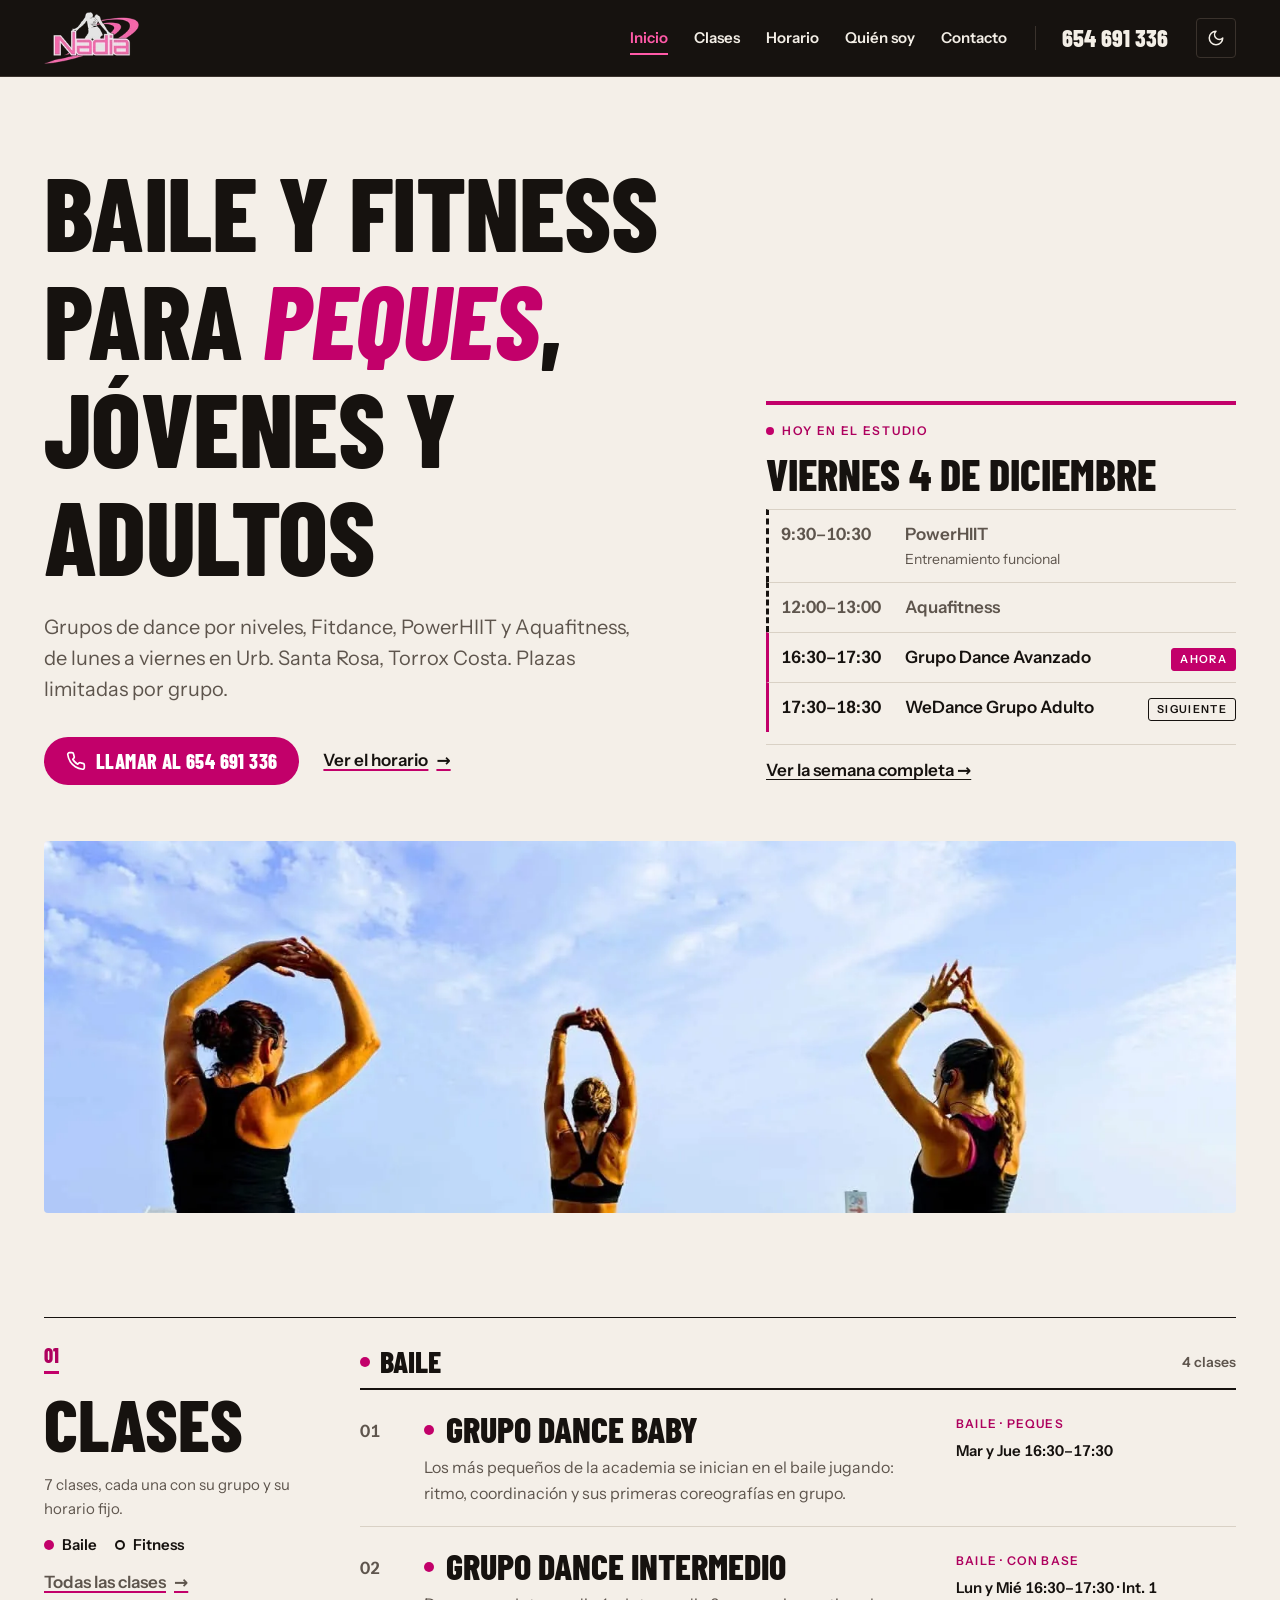
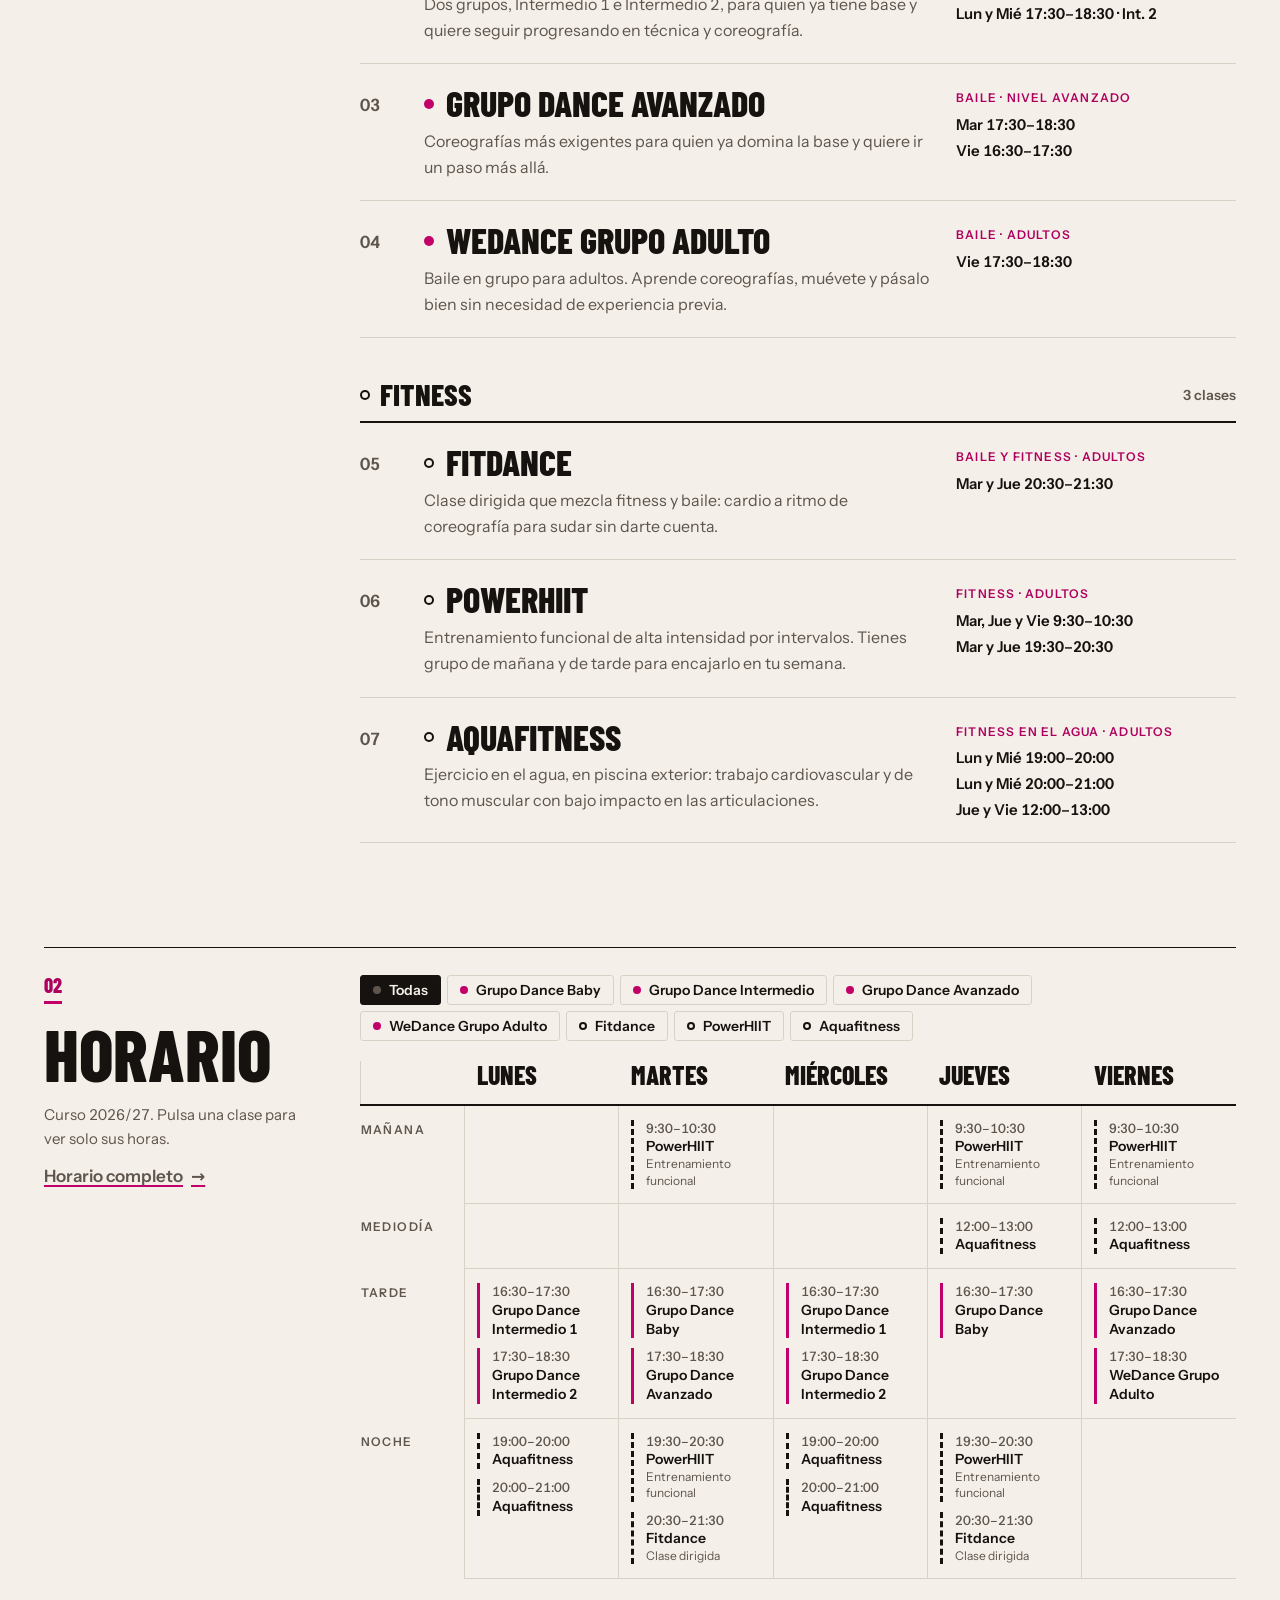
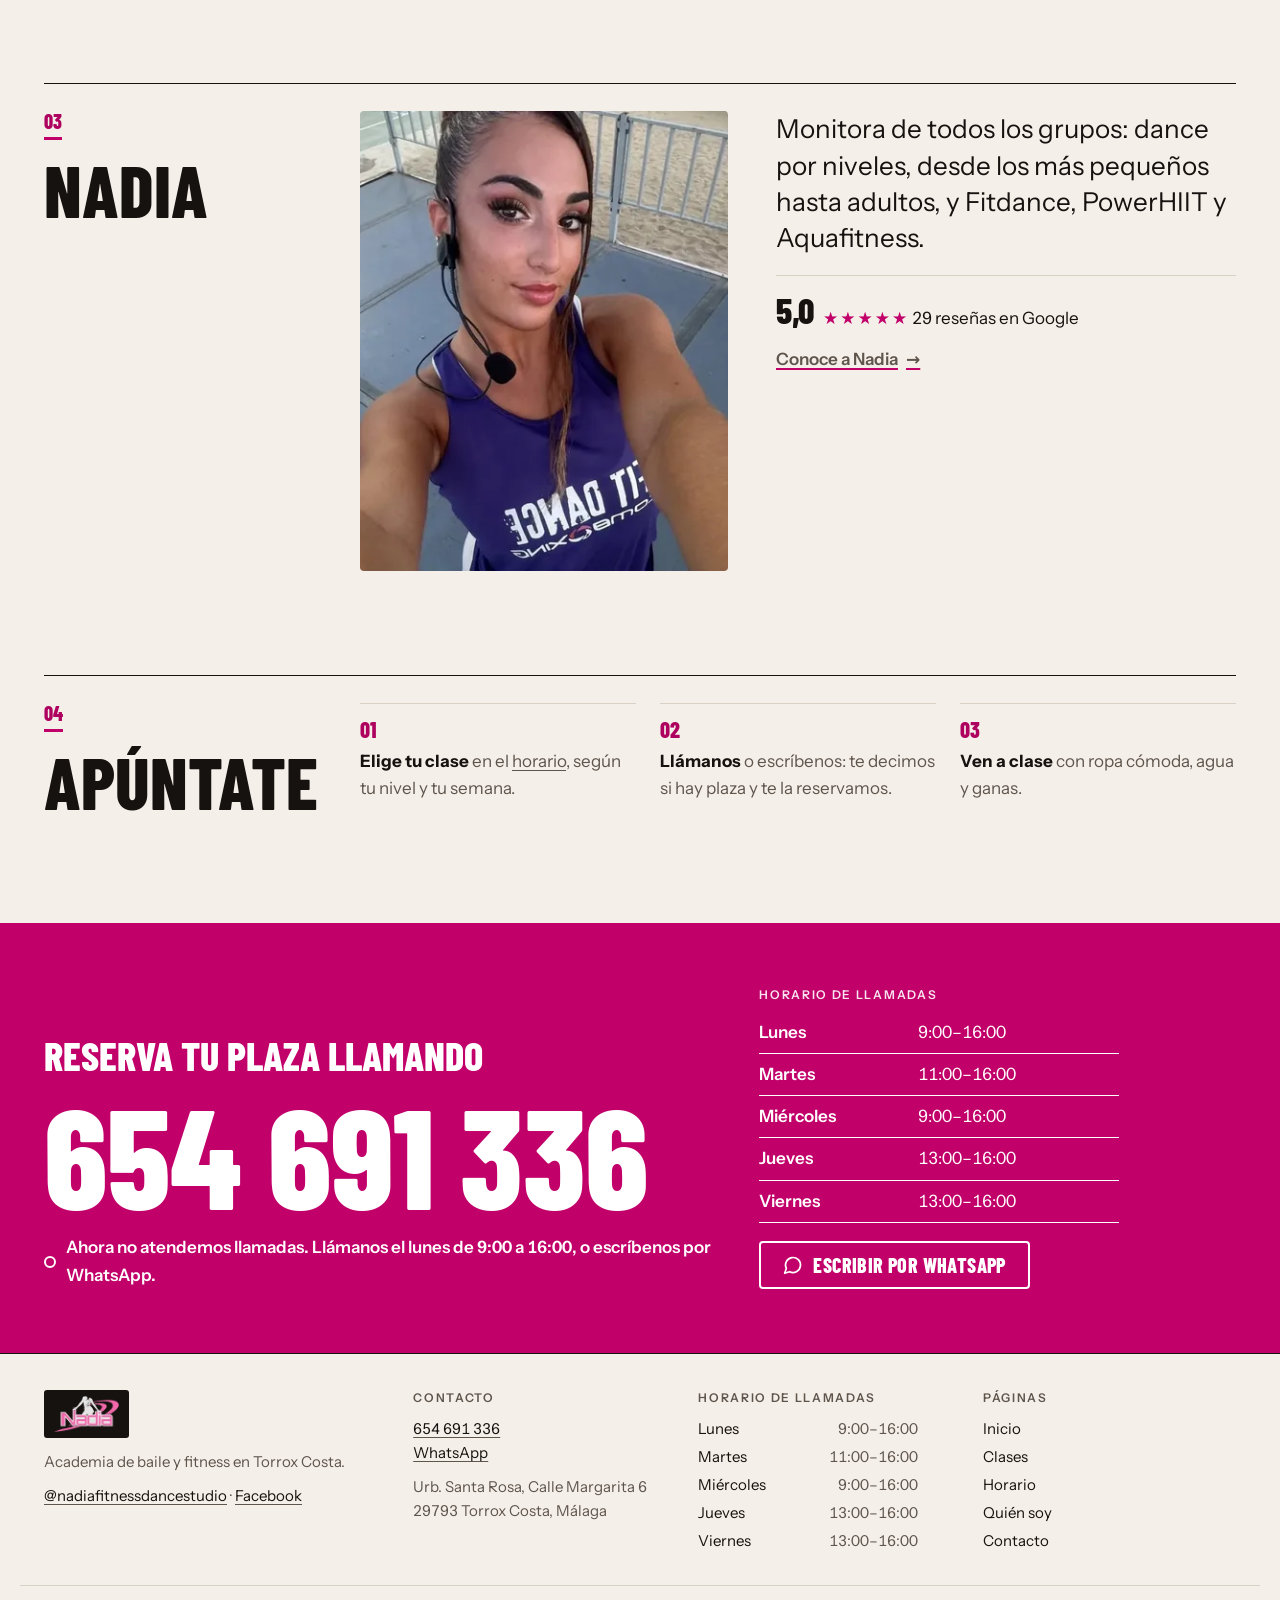
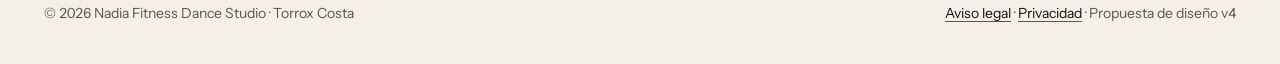
<file: index.html>
<!doctype html>
<html lang="es">
<head>
<meta charset="utf-8">
<meta name="viewport" content="width=device-width, initial-scale=1">
<title>Nadia Fitness Dance Studio · Baile y fitness en Torrox Costa</title>
<meta name="description" content="Academia de baile y fitness en Torrox Costa (Málaga): grupos de dance por niveles para peques, jóvenes y adultos, Fitdance, PowerHIIT y Aquafitness, de lunes a viernes.">
<!-- Design proposal v4: remove this line when it replaces the live site -->
<meta name="robots" content="noindex">
<link rel="canonical" href="https://negimaru.github.io/nadia-fitness-v4/">
<meta property="og:url" content="https://negimaru.github.io/nadia-fitness-v4/">
<meta property="og:type" content="website">
<meta property="og:locale" content="es_ES">
<meta property="og:site_name" content="Nadia Fitness Dance Studio">
<meta property="og:title" content="Nadia Fitness Dance Studio · Baile y fitness en Torrox Costa">
<meta property="og:description" content="Academia de baile y fitness en Torrox Costa (Málaga): grupos de dance por niveles para peques, jóvenes y adultos, Fitdance, PowerHIIT y Aquafitness, de lunes a viernes.">
<meta property="og:image" content="https://negimaru.github.io/nadia-fitness-v4/assets/img/og-nadia-fitness.jpg">
<meta property="og:image:width" content="1200">
<meta property="og:image:height" content="630">
<meta property="og:image:alt" content="Logotipo de Nadia Fitness Dance Studio sobre bailarines">
<meta name="twitter:card" content="summary_large_image">
<meta name="theme-color" content="#16120F">
<link rel="icon" href="assets/img/favicon.svg?v=2" type="image/svg+xml">
<link rel="apple-touch-icon" href="assets/img/apple-touch-icon.png">
<link rel="manifest" href="site.webmanifest">
<script>document.documentElement.classList.add("js");try{var t=localStorage.getItem("nf4-theme");if(t)document.documentElement.setAttribute("data-theme",t)}catch(e){}</script>
<link rel="preload" href="assets/fonts/barlow-condensed-800-normal-latin.woff2" as="font" type="font/woff2" crossorigin>
<link rel="preload" href="assets/fonts/instrument-sans-normal-latin.woff2" as="font" type="font/woff2" crossorigin>
<link rel="stylesheet" href="assets/css/site.css?v=3">
<script type="application/ld+json">{"@context": "https://schema.org", "@type": "SportsActivityLocation", "name": "Nadia Fitness Dance Studio", "description": "Academia de baile y fitness en Torrox Costa: grupos de dance por niveles, Fitdance, PowerHIIT y Aquafitness.", "url": "https://negimaru.github.io/nadia-fitness-v4/", "telephone": "+34654691336", "image": "https://negimaru.github.io/nadia-fitness-v4/assets/img/og-nadia-fitness.jpg", "address": {"@type": "PostalAddress", "streetAddress": "Urb. Santa Rosa, Calle Margarita 6", "postalCode": "29793", "addressLocality": "Torrox Costa", "addressRegion": "Málaga", "addressCountry": "ES"}, "geo": {"@type": "GeoCoordinates", "latitude": 36.734952643097586, "longitude": -3.973681796403784}, "hasMap": "https://maps.app.goo.gl/jp69zpacG6Zni4Du5", "areaServed": ["Torrox", "Torrox Costa", "Nerja", "Algarrobo"], "sameAs": ["https://www.instagram.com/nadiafitnessdancestudio/", "https://www.facebook.com/profile.php?id=61571423443783"], "openingHoursSpecification": [{"@type": "OpeningHoursSpecification", "dayOfWeek": ["Monday", "Tuesday", "Wednesday", "Thursday", "Friday"], "opens": "09:30", "closes": "21:30"}], "makesOffer": [{"@type": "Offer", "itemOffered": {"@type": "Service", "name": "Grupo Dance Baby", "description": "Los más pequeños de la academia se inician en el baile jugando: ritmo, coordinación y sus primeras coreografías en grupo."}}, {"@type": "Offer", "itemOffered": {"@type": "Service", "name": "Grupo Dance Intermedio", "description": "Dos grupos, Intermedio 1 e Intermedio 2, para quien ya tiene base y quiere seguir progresando en técnica y coreografía."}}, {"@type": "Offer", "itemOffered": {"@type": "Service", "name": "Grupo Dance Avanzado", "description": "Coreografías más exigentes para quien ya domina la base y quiere ir un paso más allá."}}, {"@type": "Offer", "itemOffered": {"@type": "Service", "name": "WeDance Grupo Adulto", "description": "Baile en grupo para adultos. Aprende coreografías, muévete y pásalo bien sin necesidad de experiencia previa."}}, {"@type": "Offer", "itemOffered": {"@type": "Service", "name": "Fitdance", "description": "Clase dirigida que mezcla fitness y baile: cardio a ritmo de coreografía para sudar sin darte cuenta."}}, {"@type": "Offer", "itemOffered": {"@type": "Service", "name": "PowerHIIT", "description": "Entrenamiento funcional de alta intensidad por intervalos. Tienes grupo de mañana y de tarde para encajarlo en tu semana."}}, {"@type": "Offer", "itemOffered": {"@type": "Service", "name": "Aquafitness", "description": "Ejercicio en el agua, en piscina exterior: trabajo cardiovascular y de tono muscular con bajo impacto en las articulaciones."}}]}</script>
<script src="assets/js/site.js?v=1" defer></script>
</head>
<body>
<a class="skip" href="#main">Saltar al contenido</a>
<header class="band">
<div class="wrap band-in">
<a class="brand" href="./"><img src="assets/img/logo-280.webp" srcset="assets/img/logo-140.webp 140w, assets/img/logo-200.webp 200w, assets/img/logo-280.webp 280w, assets/img/logo-340.webp 340w, assets/img/logo-400.webp 400w" sizes="95px" alt="Nadia Fitness Dance Studio, inicio" width="110" height="60"></a>
<nav class="nav" aria-label="Principal">
<button class="burger" type="button" aria-expanded="false" aria-controls="menu" aria-label="Abrir menú"><span></span><span></span><span></span></button>
<ul id="menu"><li><a href="./" aria-current="page"><span class="n n-blank" aria-hidden="true">00</span>Inicio</a></li><li><a href="clases/"><span class="n" aria-hidden="true">01</span>Clases</a></li><li><a href="horario/"><span class="n" aria-hidden="true">02</span>Horario</a></li><li><a href="quien-soy/"><span class="n" aria-hidden="true">03</span>Quién soy</a></li><li><a href="contacto/"><span class="n" aria-hidden="true">04</span>Contacto</a></li><li class="menu-phone"><a href="tel:+34654691336">654 691 336</a></li></ul>
</nav>
<a class="band-phone" href="tel:+34654691336">654 691 336</a>
<button class="theme" type="button" aria-label="Cambiar a modo oscuro"><svg class="i i-moon" viewBox="0 0 24 24" fill="none" stroke="currentColor" stroke-width="2" stroke-linecap="round" stroke-linejoin="round" aria-hidden="true"><path d="M12 3a6 6 0 0 0 9 9 9 9 0 1 1-9-9Z"/></svg><svg class="i i-sun" viewBox="0 0 24 24" fill="none" stroke="currentColor" stroke-width="2" stroke-linecap="round" stroke-linejoin="round" aria-hidden="true"><circle cx="12" cy="12" r="4"/><path d="M12 2v2M12 20v2M4.93 4.93l1.41 1.41M17.66 17.66l1.41 1.41M2 12h2M20 12h2M6.34 17.66l-1.41 1.41M19.07 4.93l-1.41 1.41"/></svg></button>
</div>
</header>
<main id="main">
<section class="hero wrap">
<div class="hero-copy">
<h1>Baile y fitness para <em>peques</em>, jóvenes y adultos</h1>
<p class="lead">Grupos de dance por niveles, Fitdance, PowerHIIT y Aquafitness, de lunes a viernes en Urb. Santa Rosa, Torrox Costa. Plazas limitadas por grupo.</p>
<p class="hero-actions"><a class="btn-primary" href="tel:+34654691336"><svg class="i" viewBox="0 0 24 24" fill="none" stroke="currentColor" stroke-width="2" stroke-linecap="round" stroke-linejoin="round" aria-hidden="true"><path d="M22 16.92v3a2 2 0 0 1-2.18 2 19.79 19.79 0 0 1-8.63-3.07 19.5 19.5 0 0 1-6-6 19.79 19.79 0 0 1-3.07-8.67A2 2 0 0 1 4.11 2h3a2 2 0 0 1 2 1.72 12.84 12.84 0 0 0 .7 2.81 2 2 0 0 1-.45 2.11L8.09 9.91a16 16 0 0 0 6 6l1.27-1.27a2 2 0 0 1 2.11-.45 12.84 12.84 0 0 0 2.81.7A2 2 0 0 1 22 16.92z"/></svg>Llamar al 654 691 336</a><a class="link-cta" href="horario/">Ver el horario <span aria-hidden="true">→</span></a></p>
</div>
<aside class="today" aria-labelledby="today-title">
<p class="label"><span class="live" aria-hidden="true"></span>Hoy en el estudio</p>
<h2 class="today-date" id="today-title">De lunes a viernes</h2>
<p class="today-fallback">Clases de 9:30 a 21:30.</p>
<ol class="today-list"></ol>
<p class="today-foot"><a href="horario/">Ver la semana completa →</a></p>
</aside>
</section>
<figure class="wrap banner"><img class="banner-img" src="assets/img/clase-aire-libre-1.webp" srcset="assets/img/clase-aire-libre-1-800.webp 800w, assets/img/clase-aire-libre-1.webp 1600w" sizes="(max-width: 860px) 100vw, 1200px" alt="Tres monitoras de espaldas, con los brazos en alto, dirigen una clase de baile al aire libre junto al mar" width="1600" height="500" loading="lazy"></figure>
<section class="sec wrap" id="clases" aria-labelledby="clases-title">
<div class="sec-label"><span class="sec-num">01</span><h2 id="clases-title">Clases</h2><p>7 clases, cada una con su grupo y su horario fijo.</p><p class="legend"><span><span class="dot dot-dance" aria-hidden="true"></span>Baile</span><span><span class="dot dot-fit" aria-hidden="true"></span>Fitness</span></p><p><a class="link-cta" href="clases/">Todas las clases <span aria-hidden="true">→</span></a></p></div>
<div class="sec-body">
<div class="cl-group"><h3 class="cl-group-title"><span class="dot dot-dance" aria-hidden="true"></span>Baile <span class="count">4 clases</span></h3>
<ol class="cl-list" start="1"><li class="cl-row">
<span class="cl-num">01</span>
<div class="cl-main">
<h4 class="cl-name"><span class="dot dot-dance" aria-hidden="true"></span><a href="clases/#dance-baby">Grupo Dance Baby</a></h4>
<p class="cl-desc">Los más pequeños de la academia se inician en el baile jugando: ritmo, coordinación y sus primeras coreografías en grupo.</p>
</div>
<div class="cl-meta"><p class="cl-aud">Baile · Peques</p><ul class="cl-when"><li>Mar y Jue 16:30–17:30</li></ul></div>
</li>
<li class="cl-row">
<span class="cl-num">02</span>
<div class="cl-main">
<h4 class="cl-name"><span class="dot dot-dance" aria-hidden="true"></span><a href="clases/#dance-intermedio">Grupo Dance Intermedio</a></h4>
<p class="cl-desc">Dos grupos, Intermedio 1 e Intermedio 2, para quien ya tiene base y quiere seguir progresando en técnica y coreografía.</p>
</div>
<div class="cl-meta"><p class="cl-aud">Baile · Con base</p><ul class="cl-when"><li>Lun y Mié 16:30–17:30 · Int. 1</li><li>Lun y Mié 17:30–18:30 · Int. 2</li></ul></div>
</li>
<li class="cl-row">
<span class="cl-num">03</span>
<div class="cl-main">
<h4 class="cl-name"><span class="dot dot-dance" aria-hidden="true"></span><a href="clases/#dance-avanzado">Grupo Dance Avanzado</a></h4>
<p class="cl-desc">Coreografías más exigentes para quien ya domina la base y quiere ir un paso más allá.</p>
</div>
<div class="cl-meta"><p class="cl-aud">Baile · Nivel avanzado</p><ul class="cl-when"><li>Mar 17:30–18:30</li><li>Vie 16:30–17:30</li></ul></div>
</li>
<li class="cl-row">
<span class="cl-num">04</span>
<div class="cl-main">
<h4 class="cl-name"><span class="dot dot-dance" aria-hidden="true"></span><a href="clases/#wedance-adultos">WeDance Grupo Adulto</a></h4>
<p class="cl-desc">Baile en grupo para adultos. Aprende coreografías, muévete y pásalo bien sin necesidad de experiencia previa.</p>
</div>
<div class="cl-meta"><p class="cl-aud">Baile · Adultos</p><ul class="cl-when"><li>Vie 17:30–18:30</li></ul></div>
</li></ol>
</div>
<div class="cl-group"><h3 class="cl-group-title"><span class="dot dot-fit" aria-hidden="true"></span>Fitness <span class="count">3 clases</span></h3>
<ol class="cl-list" start="5"><li class="cl-row">
<span class="cl-num">05</span>
<div class="cl-main">
<h4 class="cl-name"><span class="dot dot-fit" aria-hidden="true"></span><a href="clases/#fitdance">Fitdance</a></h4>
<p class="cl-desc">Clase dirigida que mezcla fitness y baile: cardio a ritmo de coreografía para sudar sin darte cuenta.</p>
</div>
<div class="cl-meta"><p class="cl-aud">Baile y fitness · Adultos</p><ul class="cl-when"><li>Mar y Jue 20:30–21:30</li></ul></div>
</li>
<li class="cl-row">
<span class="cl-num">06</span>
<div class="cl-main">
<h4 class="cl-name"><span class="dot dot-fit" aria-hidden="true"></span><a href="clases/#powerhiit">PowerHIIT</a></h4>
<p class="cl-desc">Entrenamiento funcional de alta intensidad por intervalos. Tienes grupo de mañana y de tarde para encajarlo en tu semana.</p>
</div>
<div class="cl-meta"><p class="cl-aud">Fitness · Adultos</p><ul class="cl-when"><li>Mar, Jue y Vie 9:30–10:30</li><li>Mar y Jue 19:30–20:30</li></ul></div>
</li>
<li class="cl-row">
<span class="cl-num">07</span>
<div class="cl-main">
<h4 class="cl-name"><span class="dot dot-fit" aria-hidden="true"></span><a href="clases/#aquafitness">Aquafitness</a></h4>
<p class="cl-desc">Ejercicio en el agua, en piscina exterior: trabajo cardiovascular y de tono muscular con bajo impacto en las articulaciones.</p>
</div>
<div class="cl-meta"><p class="cl-aud">Fitness en el agua · Adultos</p><ul class="cl-when"><li>Lun y Mié 19:00–20:00</li><li>Lun y Mié 20:00–21:00</li><li>Jue y Vie 12:00–13:00</li></ul></div>
</li></ol>
</div>
</div>
</section>
<section class="sec wrap" id="horario" aria-labelledby="horario-title">
<div class="sec-label"><span class="sec-num">02</span><h2 id="horario-title">Horario</h2><p>Curso 2026/27. Pulsa una clase para ver solo sus horas.</p><p><a class="link-cta" href="horario/">Horario completo <span aria-hidden="true">→</span></a></p></div>
<div class="sec-body">
<div class="timetable" data-timetable>
<div class="filters" role="group" aria-label="Filtrar el horario por clase"><button type="button" class="filter" data-class="" aria-pressed="true">Todas</button><button type="button" class="filter f-dance" data-class="dance-baby" aria-pressed="false">Grupo Dance Baby</button><button type="button" class="filter f-dance" data-class="dance-intermedio" aria-pressed="false">Grupo Dance Intermedio</button><button type="button" class="filter f-dance" data-class="dance-avanzado" aria-pressed="false">Grupo Dance Avanzado</button><button type="button" class="filter f-dance" data-class="wedance-adultos" aria-pressed="false">WeDance Grupo Adulto</button><button type="button" class="filter f-fit" data-class="fitdance" aria-pressed="false">Fitdance</button><button type="button" class="filter f-fit" data-class="powerhiit" aria-pressed="false">PowerHIIT</button><button type="button" class="filter f-fit" data-class="aquafitness" aria-pressed="false">Aquafitness</button></div>
<p class="sr-only" aria-live="polite" data-filter-status></p>
<table class="tt"><caption class="sr-only">Horario semanal de clases, de lunes a viernes</caption>
<thead><tr><td></td><th scope="col">Lunes</th><th scope="col">Martes</th><th scope="col">Miércoles</th><th scope="col">Jueves</th><th scope="col">Viernes</th></tr></thead><tbody><tr><th scope="row">Mañana</th><td></td><td><ul><li class="tt-item tt-fit" data-class="powerhiit"><time>9:30–10:30</time>PowerHIIT<small>Entrenamiento funcional</small></li></ul></td><td></td><td><ul><li class="tt-item tt-fit" data-class="powerhiit"><time>9:30–10:30</time>PowerHIIT<small>Entrenamiento funcional</small></li></ul></td><td><ul><li class="tt-item tt-fit" data-class="powerhiit"><time>9:30–10:30</time>PowerHIIT<small>Entrenamiento funcional</small></li></ul></td></tr><tr><th scope="row">Mediodía</th><td></td><td></td><td></td><td><ul><li class="tt-item tt-fit" data-class="aquafitness"><time>12:00–13:00</time>Aquafitness</li></ul></td><td><ul><li class="tt-item tt-fit" data-class="aquafitness"><time>12:00–13:00</time>Aquafitness</li></ul></td></tr><tr><th scope="row">Tarde</th><td><ul><li class="tt-item tt-dance" data-class="dance-intermedio"><time>16:30–17:30</time>Grupo Dance Intermedio 1</li><li class="tt-item tt-dance" data-class="dance-intermedio"><time>17:30–18:30</time>Grupo Dance Intermedio 2</li></ul></td><td><ul><li class="tt-item tt-dance" data-class="dance-baby"><time>16:30–17:30</time>Grupo Dance Baby</li><li class="tt-item tt-dance" data-class="dance-avanzado"><time>17:30–18:30</time>Grupo Dance Avanzado</li></ul></td><td><ul><li class="tt-item tt-dance" data-class="dance-intermedio"><time>16:30–17:30</time>Grupo Dance Intermedio 1</li><li class="tt-item tt-dance" data-class="dance-intermedio"><time>17:30–18:30</time>Grupo Dance Intermedio 2</li></ul></td><td><ul><li class="tt-item tt-dance" data-class="dance-baby"><time>16:30–17:30</time>Grupo Dance Baby</li></ul></td><td><ul><li class="tt-item tt-dance" data-class="dance-avanzado"><time>16:30–17:30</time>Grupo Dance Avanzado</li><li class="tt-item tt-dance" data-class="wedance-adultos"><time>17:30–18:30</time>WeDance Grupo Adulto</li></ul></td></tr><tr><th scope="row">Noche</th><td><ul><li class="tt-item tt-fit" data-class="aquafitness"><time>19:00–20:00</time>Aquafitness</li><li class="tt-item tt-fit" data-class="aquafitness"><time>20:00–21:00</time>Aquafitness</li></ul></td><td><ul><li class="tt-item tt-fit" data-class="powerhiit"><time>19:30–20:30</time>PowerHIIT<small>Entrenamiento funcional</small></li><li class="tt-item tt-fit" data-class="fitdance"><time>20:30–21:30</time>Fitdance<small>Clase dirigida</small></li></ul></td><td><ul><li class="tt-item tt-fit" data-class="aquafitness"><time>19:00–20:00</time>Aquafitness</li><li class="tt-item tt-fit" data-class="aquafitness"><time>20:00–21:00</time>Aquafitness</li></ul></td><td><ul><li class="tt-item tt-fit" data-class="powerhiit"><time>19:30–20:30</time>PowerHIIT<small>Entrenamiento funcional</small></li><li class="tt-item tt-fit" data-class="fitdance"><time>20:30–21:30</time>Fitdance<small>Clase dirigida</small></li></ul></td><td></td></tr></tbody></table>
<div class="tt-tabs" role="tablist" aria-label="Día de la semana"><button type="button" class="tt-tab" role="tab" id="tt-t0" aria-controls="tt-p0" aria-selected="false" tabindex="-1"><b>Lun</b><span>4 clases</span></button><button type="button" class="tt-tab" role="tab" id="tt-t1" aria-controls="tt-p1" aria-selected="false" tabindex="-1"><b>Mar</b><span>5 clases</span></button><button type="button" class="tt-tab" role="tab" id="tt-t2" aria-controls="tt-p2" aria-selected="false" tabindex="-1"><b>Mié</b><span>4 clases</span></button><button type="button" class="tt-tab" role="tab" id="tt-t3" aria-controls="tt-p3" aria-selected="false" tabindex="-1"><b>Jue</b><span>5 clases</span></button><button type="button" class="tt-tab" role="tab" id="tt-t4" aria-controls="tt-p4" aria-selected="false" tabindex="-1"><b>Vie</b><span>4 clases</span></button></div>
<div class="tt-days"><div class="tt-day" id="tt-p0" role="tabpanel" aria-labelledby="tt-t0"><h3>Lunes</h3><ul><li class="tt-item tt-dance" data-class="dance-intermedio"><time>16:30–17:30</time>Grupo Dance Intermedio 1</li><li class="tt-item tt-dance" data-class="dance-intermedio"><time>17:30–18:30</time>Grupo Dance Intermedio 2</li><li class="tt-item tt-fit" data-class="aquafitness"><time>19:00–20:00</time>Aquafitness</li><li class="tt-item tt-fit" data-class="aquafitness"><time>20:00–21:00</time>Aquafitness</li></ul></div><div class="tt-day" id="tt-p1" role="tabpanel" aria-labelledby="tt-t1"><h3>Martes</h3><ul><li class="tt-item tt-fit" data-class="powerhiit"><time>9:30–10:30</time>PowerHIIT<small>Entrenamiento funcional</small></li><li class="tt-item tt-dance" data-class="dance-baby"><time>16:30–17:30</time>Grupo Dance Baby</li><li class="tt-item tt-dance" data-class="dance-avanzado"><time>17:30–18:30</time>Grupo Dance Avanzado</li><li class="tt-item tt-fit" data-class="powerhiit"><time>19:30–20:30</time>PowerHIIT<small>Entrenamiento funcional</small></li><li class="tt-item tt-fit" data-class="fitdance"><time>20:30–21:30</time>Fitdance<small>Clase dirigida</small></li></ul></div><div class="tt-day" id="tt-p2" role="tabpanel" aria-labelledby="tt-t2"><h3>Miércoles</h3><ul><li class="tt-item tt-dance" data-class="dance-intermedio"><time>16:30–17:30</time>Grupo Dance Intermedio 1</li><li class="tt-item tt-dance" data-class="dance-intermedio"><time>17:30–18:30</time>Grupo Dance Intermedio 2</li><li class="tt-item tt-fit" data-class="aquafitness"><time>19:00–20:00</time>Aquafitness</li><li class="tt-item tt-fit" data-class="aquafitness"><time>20:00–21:00</time>Aquafitness</li></ul></div><div class="tt-day" id="tt-p3" role="tabpanel" aria-labelledby="tt-t3"><h3>Jueves</h3><ul><li class="tt-item tt-fit" data-class="powerhiit"><time>9:30–10:30</time>PowerHIIT<small>Entrenamiento funcional</small></li><li class="tt-item tt-fit" data-class="aquafitness"><time>12:00–13:00</time>Aquafitness</li><li class="tt-item tt-dance" data-class="dance-baby"><time>16:30–17:30</time>Grupo Dance Baby</li><li class="tt-item tt-fit" data-class="powerhiit"><time>19:30–20:30</time>PowerHIIT<small>Entrenamiento funcional</small></li><li class="tt-item tt-fit" data-class="fitdance"><time>20:30–21:30</time>Fitdance<small>Clase dirigida</small></li></ul></div><div class="tt-day" id="tt-p4" role="tabpanel" aria-labelledby="tt-t4"><h3>Viernes</h3><ul><li class="tt-item tt-fit" data-class="powerhiit"><time>9:30–10:30</time>PowerHIIT<small>Entrenamiento funcional</small></li><li class="tt-item tt-fit" data-class="aquafitness"><time>12:00–13:00</time>Aquafitness</li><li class="tt-item tt-dance" data-class="dance-avanzado"><time>16:30–17:30</time>Grupo Dance Avanzado</li><li class="tt-item tt-dance" data-class="wedance-adultos"><time>17:30–18:30</time>WeDance Grupo Adulto</li></ul></div></div>
</div>
</div>
</section>
<section class="sec wrap" id="nadia" aria-labelledby="nadia-title">
<div class="sec-label"><span class="sec-num">03</span><h2 id="nadia-title">Nadia</h2></div>
<div class="sec-body">
<div class="nadia">
<img class="nadia-photo" src="assets/img/monitora-fitdance.webp" srcset="assets/img/monitora-fitdance-480.webp 480w, assets/img/monitora-fitdance-640.webp 640w, assets/img/monitora-fitdance.webp 840w" sizes="(max-width: 860px) 100vw, 420px" alt="Nadia, monitora de Nadia Fitness Dance Studio, con micrófono antes de una clase" width="840" height="840" loading="lazy">
<div>
<p class="big">Monitora de todos los grupos: dance por niveles, desde los más pequeños hasta adultos, y Fitdance, PowerHIIT y Aquafitness.</p>
<p class="rating"><a href="https://www.google.com/maps/search/?api=1&amp;query=Nadia%20Fitness%20Dance%20Studio%20Torrox" target="_blank" rel="noopener"><b>5,0</b> <span class="stars" aria-hidden="true">★★★★★</span> 29 reseñas en Google<span class="sr-only"> (se abre en otra pestaña)</span></a></p>
<p><a class="link-cta" href="quien-soy/">Conoce a Nadia <span aria-hidden="true">→</span></a></p>
</div>
</div>
</div>
</section>
<section class="sec wrap" id="apuntate" aria-labelledby="apuntate-title">
<div class="sec-label"><span class="sec-num">04</span><h2 id="apuntate-title">Apúntate</h2></div>
<div class="sec-body">
<ol class="steps">
<li><b>Elige tu clase</b> en el <a href="horario/">horario</a>, según tu nivel y tu semana.</li>
<li><b>Llámanos</b> o escríbenos: te decimos si hay plaza y te la reservamos.</li>
<li><b>Ven a clase</b> con ropa cómoda, agua y ganas.</li>
</ol>
</div>
</section>
<section class="phone-block" aria-labelledby="phone-title">
<div class="wrap phone-in">
<div>
<h2 id="phone-title" class="phone-title">Reserva tu plaza llamando</h2>
<a class="phone-xl" href="tel:+34654691336">654 691 336</a>
<p class="call-status" data-call-status></p>
</div>
<div class="phone-side">
<h3 class="label">Horario de llamadas</h3>
<table class="calls"><tbody><tr><th scope="row">Lunes</th><td>9:00–16:00</td></tr><tr><th scope="row">Martes</th><td>11:00–16:00</td></tr><tr><th scope="row">Miércoles</th><td>9:00–16:00</td></tr><tr><th scope="row">Jueves</th><td>13:00–16:00</td></tr><tr><th scope="row">Viernes</th><td>13:00–16:00</td></tr></tbody></table>
<p><a class="btn btn-on-pink" href="https://wa.me/34654691336?text=%C2%A1Hola%21%20Quiero%20informaci%C3%B3n%20sobre%20las%20clases." target="_blank" rel="noopener"><svg class="i" viewBox="0 0 24 24" fill="none" stroke="currentColor" stroke-width="2" stroke-linecap="round" stroke-linejoin="round" aria-hidden="true"><path d="M7.9 20A9 9 0 1 0 4 16.1L2 22Z"/></svg>Escribir por WhatsApp<span class="sr-only"> (se abre en otra pestaña)</span></a></p>
</div>
</div>
</section>
</main>
<footer class="foot">
<div class="wrap foot-grid">
<div><img class="foot-logo" src="assets/img/logo-280.webp" srcset="assets/img/logo-140.webp 140w, assets/img/logo-200.webp 200w, assets/img/logo-280.webp 280w, assets/img/logo-340.webp 340w, assets/img/logo-400.webp 400w" sizes="95px" alt="" width="110" height="60" loading="lazy">
<p>Academia de baile y fitness en Torrox Costa.</p>
<p><a href="https://www.instagram.com/nadiafitnessdancestudio/" target="_blank" rel="noopener">@nadiafitnessdancestudio<span class="sr-only"> (se abre en otra pestaña)</span></a> · <a href="https://www.facebook.com/profile.php?id=61571423443783" target="_blank" rel="noopener">Facebook<span class="sr-only"> (se abre en otra pestaña)</span></a></p></div>
<div><h2 class="label">Contacto</h2><p><a href="tel:+34654691336">654 691 336</a><br><a href="https://wa.me/34654691336?text=%C2%A1Hola%21%20Quiero%20informaci%C3%B3n%20sobre%20las%20clases." target="_blank" rel="noopener">WhatsApp<span class="sr-only"> (se abre en otra pestaña)</span></a></p>
<p>Urb. Santa Rosa, Calle Margarita 6<br>29793 Torrox Costa, Málaga</p></div>
<div><h2 class="label">Horario de llamadas</h2><ul class="foot-calls"><li><span>Lunes</span><span>9:00–16:00</span></li><li><span>Martes</span><span>11:00–16:00</span></li><li><span>Miércoles</span><span>9:00–16:00</span></li><li><span>Jueves</span><span>13:00–16:00</span></li><li><span>Viernes</span><span>13:00–16:00</span></li></ul></div>
<div><h2 class="label">Páginas</h2><ul class="foot-pages"><li><a href="./">Inicio</a></li><li><a href="clases/">Clases</a></li><li><a href="horario/">Horario</a></li><li><a href="quien-soy/">Quién soy</a></li><li><a href="contacto/">Contacto</a></li></ul></div>
</div>
<div class="wrap foot-legal"><p>© <span id="year">2026</span> Nadia Fitness Dance Studio · Torrox Costa</p>
<p><a href="aviso-legal/">Aviso legal</a> · <a href="privacidad/">Privacidad</a> · Propuesta de diseño v4</p></div>
<nav class="callbar" aria-label="Contacto rápido"><a class="callbar-call" href="tel:+34654691336"><svg class="i" viewBox="0 0 24 24" fill="none" stroke="currentColor" stroke-width="2" stroke-linecap="round" stroke-linejoin="round" aria-hidden="true"><path d="M22 16.92v3a2 2 0 0 1-2.18 2 19.79 19.79 0 0 1-8.63-3.07 19.5 19.5 0 0 1-6-6 19.79 19.79 0 0 1-3.07-8.67A2 2 0 0 1 4.11 2h3a2 2 0 0 1 2 1.72 12.84 12.84 0 0 0 .7 2.81 2 2 0 0 1-.45 2.11L8.09 9.91a16 16 0 0 0 6 6l1.27-1.27a2 2 0 0 1 2.11-.45 12.84 12.84 0 0 0 2.81.7A2 2 0 0 1 22 16.92z"/></svg>Llamar</a><a class="callbar-wa" href="https://wa.me/34654691336?text=%C2%A1Hola%21%20Quiero%20informaci%C3%B3n%20sobre%20las%20clases." target="_blank" rel="noopener"><svg class="i" viewBox="0 0 24 24" fill="none" stroke="currentColor" stroke-width="2" stroke-linecap="round" stroke-linejoin="round" aria-hidden="true"><path d="M7.9 20A9 9 0 1 0 4 16.1L2 22Z"/></svg>WhatsApp<span class="sr-only"> (se abre en otra pestaña)</span></a></nav>
</footer>
<script type="application/json" id="nf-data">{"days": ["Lunes", "Martes", "Miércoles", "Jueves", "Viernes"], "callHours": [{"day": 0, "from": "9:00", "to": "16:00"}, {"day": 1, "from": "11:00", "to": "16:00"}, {"day": 2, "from": "9:00", "to": "16:00"}, {"day": 3, "from": "13:00", "to": "16:00"}, {"day": 4, "from": "13:00", "to": "16:00"}], "whatsapp": "https://wa.me/34654691336?text=%C2%A1Hola%21%20Quiero%20informaci%C3%B3n%20sobre%20las%20clases.", "sessions": [{"day": 1, "start": "9:30", "end": "10:30", "name": "PowerHIIT", "note": "Entrenamiento funcional", "type": "fit"}, {"day": 3, "start": "9:30", "end": "10:30", "name": "PowerHIIT", "note": "Entrenamiento funcional", "type": "fit"}, {"day": 4, "start": "9:30", "end": "10:30", "name": "PowerHIIT", "note": "Entrenamiento funcional", "type": "fit"}, {"day": 3, "start": "12:00", "end": "13:00", "name": "Aquafitness", "note": "", "type": "fit"}, {"day": 4, "start": "12:00", "end": "13:00", "name": "Aquafitness", "note": "", "type": "fit"}, {"day": 0, "start": "16:30", "end": "17:30", "name": "Grupo Dance Intermedio 1", "note": "", "type": "dance"}, {"day": 1, "start": "16:30", "end": "17:30", "name": "Grupo Dance Baby", "note": "", "type": "dance"}, {"day": 2, "start": "16:30", "end": "17:30", "name": "Grupo Dance Intermedio 1", "note": "", "type": "dance"}, {"day": 3, "start": "16:30", "end": "17:30", "name": "Grupo Dance Baby", "note": "", "type": "dance"}, {"day": 4, "start": "16:30", "end": "17:30", "name": "Grupo Dance Avanzado", "note": "", "type": "dance"}, {"day": 0, "start": "17:30", "end": "18:30", "name": "Grupo Dance Intermedio 2", "note": "", "type": "dance"}, {"day": 1, "start": "17:30", "end": "18:30", "name": "Grupo Dance Avanzado", "note": "", "type": "dance"}, {"day": 2, "start": "17:30", "end": "18:30", "name": "Grupo Dance Intermedio 2", "note": "", "type": "dance"}, {"day": 4, "start": "17:30", "end": "18:30", "name": "WeDance Grupo Adulto", "note": "", "type": "dance"}, {"day": 0, "start": "19:00", "end": "20:00", "name": "Aquafitness", "note": "", "type": "fit"}, {"day": 1, "start": "19:30", "end": "20:30", "name": "PowerHIIT", "note": "Entrenamiento funcional", "type": "fit"}, {"day": 2, "start": "19:00", "end": "20:00", "name": "Aquafitness", "note": "", "type": "fit"}, {"day": 3, "start": "19:30", "end": "20:30", "name": "PowerHIIT", "note": "Entrenamiento funcional", "type": "fit"}, {"day": 0, "start": "20:00", "end": "21:00", "name": "Aquafitness", "note": "", "type": "fit"}, {"day": 1, "start": "20:30", "end": "21:30", "name": "Fitdance", "note": "Clase dirigida", "type": "fit"}, {"day": 2, "start": "20:00", "end": "21:00", "name": "Aquafitness", "note": "", "type": "fit"}, {"day": 3, "start": "20:30", "end": "21:30", "name": "Fitdance", "note": "Clase dirigida", "type": "fit"}]}</script>
</body>
</html>
</file>
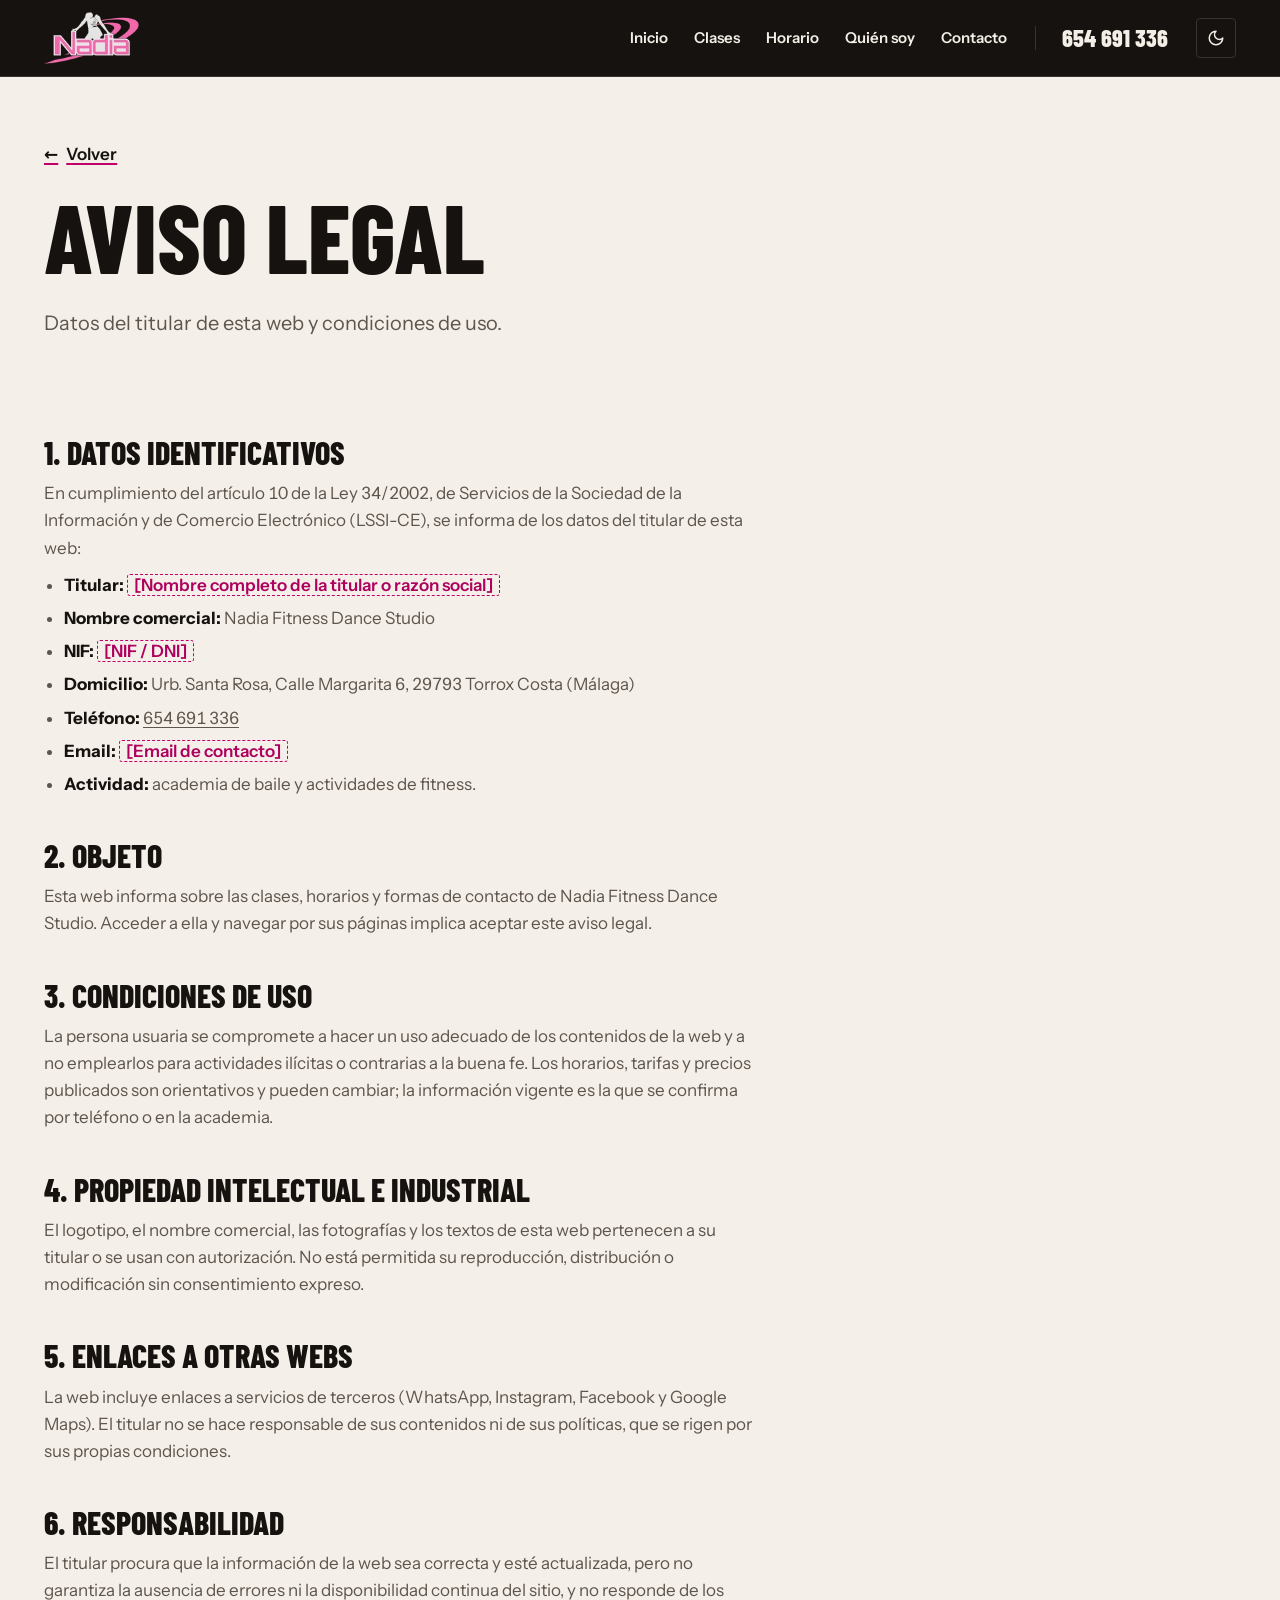
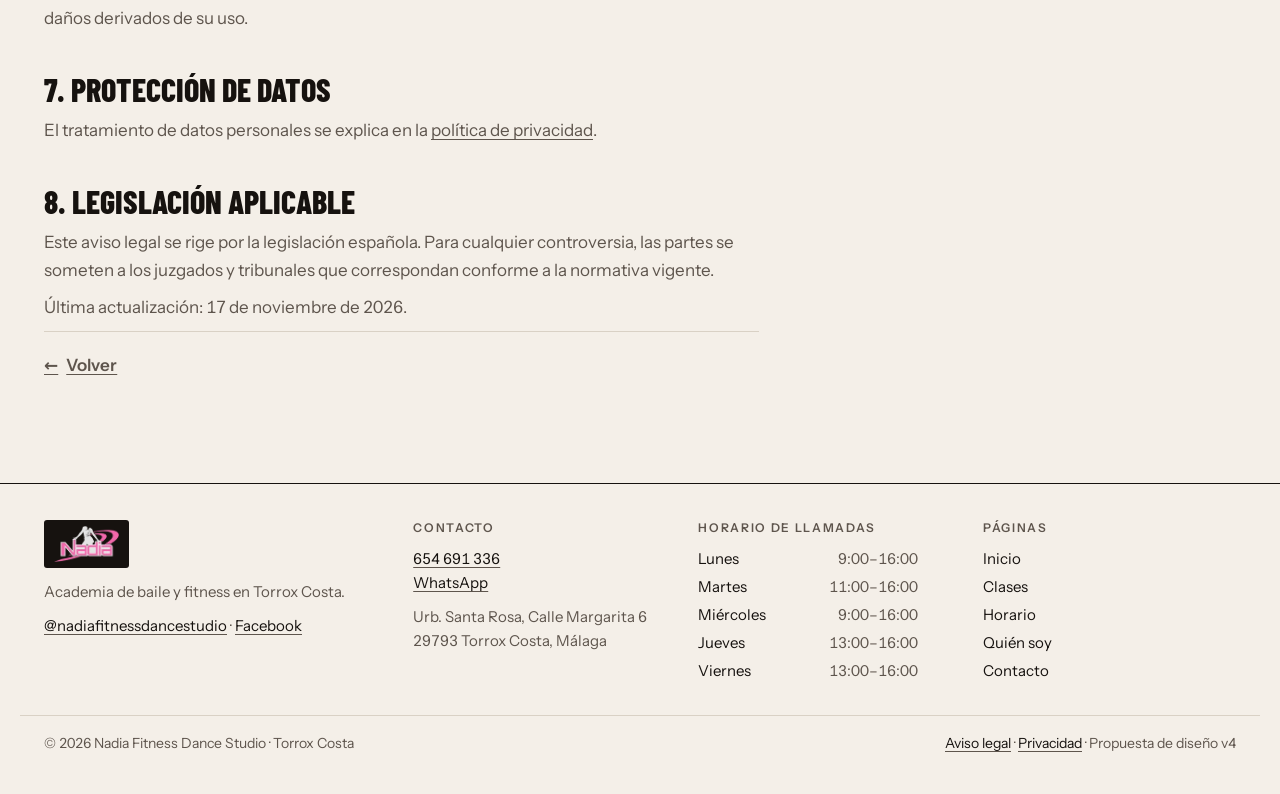
<file: aviso-legal/index.html>
<!doctype html>
<html lang="es">
<head>
<meta charset="utf-8">
<meta name="viewport" content="width=device-width, initial-scale=1">
<title>Aviso legal · Nadia Fitness Dance Studio</title>
<meta name="description" content="Datos del titular de esta web y condiciones de uso.">
<!-- Design proposal v4: remove this line when it replaces the live site -->
<meta name="robots" content="noindex">
<link rel="canonical" href="https://negimaru.github.io/nadia-fitness-v4/aviso-legal/">
<meta property="og:url" content="https://negimaru.github.io/nadia-fitness-v4/aviso-legal/">
<meta property="og:type" content="website">
<meta property="og:locale" content="es_ES">
<meta property="og:site_name" content="Nadia Fitness Dance Studio">
<meta property="og:title" content="Aviso legal · Nadia Fitness Dance Studio">
<meta property="og:description" content="Datos del titular de esta web y condiciones de uso.">
<meta property="og:image" content="https://negimaru.github.io/nadia-fitness-v4/assets/img/og-nadia-fitness.jpg">
<meta property="og:image:width" content="1200">
<meta property="og:image:height" content="630">
<meta property="og:image:alt" content="Logotipo de Nadia Fitness Dance Studio sobre bailarines">
<meta name="twitter:card" content="summary_large_image">
<meta name="theme-color" content="#16120F">
<link rel="icon" href="../assets/img/favicon.svg?v=2" type="image/svg+xml">
<link rel="apple-touch-icon" href="../assets/img/apple-touch-icon.png">
<link rel="manifest" href="../site.webmanifest">
<script>document.documentElement.classList.add("js");try{var t=localStorage.getItem("nf4-theme");if(t)document.documentElement.setAttribute("data-theme",t)}catch(e){}</script>
<link rel="preload" href="../assets/fonts/barlow-condensed-800-normal-latin.woff2" as="font" type="font/woff2" crossorigin>
<link rel="preload" href="../assets/fonts/instrument-sans-normal-latin.woff2" as="font" type="font/woff2" crossorigin>
<link rel="stylesheet" href="../assets/css/site.css?v=3">
<script type="application/ld+json">{"@context": "https://schema.org", "@type": "SportsActivityLocation", "name": "Nadia Fitness Dance Studio", "description": "Academia de baile y fitness en Torrox Costa: grupos de dance por niveles, Fitdance, PowerHIIT y Aquafitness.", "url": "https://negimaru.github.io/nadia-fitness-v4/", "telephone": "+34654691336", "image": "https://negimaru.github.io/nadia-fitness-v4/assets/img/og-nadia-fitness.jpg", "address": {"@type": "PostalAddress", "streetAddress": "Urb. Santa Rosa, Calle Margarita 6", "postalCode": "29793", "addressLocality": "Torrox Costa", "addressRegion": "Málaga", "addressCountry": "ES"}, "geo": {"@type": "GeoCoordinates", "latitude": 36.734952643097586, "longitude": -3.973681796403784}, "hasMap": "https://maps.app.goo.gl/jp69zpacG6Zni4Du5", "areaServed": ["Torrox", "Torrox Costa", "Nerja", "Algarrobo"], "sameAs": ["https://www.instagram.com/nadiafitnessdancestudio/", "https://www.facebook.com/profile.php?id=61571423443783"], "openingHoursSpecification": [{"@type": "OpeningHoursSpecification", "dayOfWeek": ["Monday", "Tuesday", "Wednesday", "Thursday", "Friday"], "opens": "09:30", "closes": "21:30"}], "makesOffer": [{"@type": "Offer", "itemOffered": {"@type": "Service", "name": "Grupo Dance Baby", "description": "Los más pequeños de la academia se inician en el baile jugando: ritmo, coordinación y sus primeras coreografías en grupo."}}, {"@type": "Offer", "itemOffered": {"@type": "Service", "name": "Grupo Dance Intermedio", "description": "Dos grupos, Intermedio 1 e Intermedio 2, para quien ya tiene base y quiere seguir progresando en técnica y coreografía."}}, {"@type": "Offer", "itemOffered": {"@type": "Service", "name": "Grupo Dance Avanzado", "description": "Coreografías más exigentes para quien ya domina la base y quiere ir un paso más allá."}}, {"@type": "Offer", "itemOffered": {"@type": "Service", "name": "WeDance Grupo Adulto", "description": "Baile en grupo para adultos. Aprende coreografías, muévete y pásalo bien sin necesidad de experiencia previa."}}, {"@type": "Offer", "itemOffered": {"@type": "Service", "name": "Fitdance", "description": "Clase dirigida que mezcla fitness y baile: cardio a ritmo de coreografía para sudar sin darte cuenta."}}, {"@type": "Offer", "itemOffered": {"@type": "Service", "name": "PowerHIIT", "description": "Entrenamiento funcional de alta intensidad por intervalos. Tienes grupo de mañana y de tarde para encajarlo en tu semana."}}, {"@type": "Offer", "itemOffered": {"@type": "Service", "name": "Aquafitness", "description": "Ejercicio en el agua, en piscina exterior: trabajo cardiovascular y de tono muscular con bajo impacto en las articulaciones."}}]}</script>
<script src="../assets/js/site.js?v=1" defer></script>
</head>
<body>
<a class="skip" href="#main">Saltar al contenido</a>
<header class="band">
<div class="wrap band-in">
<a class="brand" href="../"><img src="../assets/img/logo-280.webp" srcset="../assets/img/logo-140.webp 140w, ../assets/img/logo-200.webp 200w, ../assets/img/logo-280.webp 280w, ../assets/img/logo-340.webp 340w, ../assets/img/logo-400.webp 400w" sizes="95px" alt="Nadia Fitness Dance Studio, inicio" width="110" height="60"></a>
<nav class="nav" aria-label="Principal">
<button class="burger" type="button" aria-expanded="false" aria-controls="menu" aria-label="Abrir menú"><span></span><span></span><span></span></button>
<ul id="menu"><li><a href="../"><span class="n n-blank" aria-hidden="true">00</span>Inicio</a></li><li><a href="../clases/"><span class="n" aria-hidden="true">01</span>Clases</a></li><li><a href="../horario/"><span class="n" aria-hidden="true">02</span>Horario</a></li><li><a href="../quien-soy/"><span class="n" aria-hidden="true">03</span>Quién soy</a></li><li><a href="../contacto/"><span class="n" aria-hidden="true">04</span>Contacto</a></li><li class="menu-phone"><a href="tel:+34654691336">654 691 336</a></li></ul>
</nav>
<a class="band-phone" href="tel:+34654691336">654 691 336</a>
<button class="theme" type="button" aria-label="Cambiar a modo oscuro"><svg class="i i-moon" viewBox="0 0 24 24" fill="none" stroke="currentColor" stroke-width="2" stroke-linecap="round" stroke-linejoin="round" aria-hidden="true"><path d="M12 3a6 6 0 0 0 9 9 9 9 0 1 1-9-9Z"/></svg><svg class="i i-sun" viewBox="0 0 24 24" fill="none" stroke="currentColor" stroke-width="2" stroke-linecap="round" stroke-linejoin="round" aria-hidden="true"><circle cx="12" cy="12" r="4"/><path d="M12 2v2M12 20v2M4.93 4.93l1.41 1.41M17.66 17.66l1.41 1.41M2 12h2M20 12h2M6.34 17.66l-1.41 1.41M19.07 4.93l-1.41 1.41"/></svg></button>
</div>
</header>
<main id="main">
<section class="page-hero wrap">
<p class="back"><a class="back-link" href="../" data-back><span aria-hidden="true">←</span> Volver</a></p>
<h1>Aviso legal</h1>
<p class="lead">Datos del titular de esta web y condiciones de uso.</p>
</section>
<section class="wrap sec-plain prose">
<h2>1. Datos identificativos</h2>
<p>En cumplimiento del artículo 10 de la Ley 34/2002, de Servicios de la Sociedad de la Información y de Comercio Electrónico (LSSI-CE), se informa de los datos del titular de esta web:</p>
<ul>
<li><b>Titular:</b> <mark class="ph-mark">[Nombre completo de la titular o razón social]</mark></li>
<li><b>Nombre comercial:</b> Nadia Fitness Dance Studio</li>
<li><b>NIF:</b> <mark class="ph-mark">[NIF / DNI]</mark></li>
<li><b>Domicilio:</b> Urb. Santa Rosa, Calle Margarita 6, 29793 Torrox Costa (Málaga)</li>
<li><b>Teléfono:</b> <a href="tel:+34654691336">654 691 336</a></li>
<li><b>Email:</b> <mark class="ph-mark">[Email de contacto]</mark></li>
<li><b>Actividad:</b> academia de baile y actividades de fitness.</li>
</ul>
<h2>2. Objeto</h2>
<p>Esta web informa sobre las clases, horarios y formas de contacto de Nadia Fitness Dance Studio. Acceder a ella y navegar por sus páginas implica aceptar este aviso legal.</p>
<h2>3. Condiciones de uso</h2>
<p>La persona usuaria se compromete a hacer un uso adecuado de los contenidos de la web y a no emplearlos para actividades ilícitas o contrarias a la buena fe. Los horarios, tarifas y precios publicados son orientativos y pueden cambiar; la información vigente es la que se confirma por teléfono o en la academia.</p>
<h2>4. Propiedad intelectual e industrial</h2>
<p>El logotipo, el nombre comercial, las fotografías y los textos de esta web pertenecen a su titular o se usan con autorización. No está permitida su reproducción, distribución o modificación sin consentimiento expreso.</p>
<h2>5. Enlaces a otras webs</h2>
<p>La web incluye enlaces a servicios de terceros (WhatsApp, Instagram, Facebook y Google Maps). El titular no se hace responsable de sus contenidos ni de sus políticas, que se rigen por sus propias condiciones.</p>
<h2>6. Responsabilidad</h2>
<p>El titular procura que la información de la web sea correcta y esté actualizada, pero no garantiza la ausencia de errores ni la disponibilidad continua del sitio, y no responde de los daños derivados de su uso.</p>
<h2>7. Protección de datos</h2>
<p>El tratamiento de datos personales se explica en la <a href="../privacidad/">política de privacidad</a>.</p>
<h2>8. Legislación aplicable</h2>
<p>Este aviso legal se rige por la legislación española. Para cualquier controversia, las partes se someten a los juzgados y tribunales que correspondan conforme a la normativa vigente.</p>
<p class="small">Última actualización: 17 de noviembre de 2026.</p>
<p class="back back-end"><a class="back-link" href="../" data-back><span aria-hidden="true">←</span> Volver</a></p>
</section>
</main>
<footer class="foot">
<div class="wrap foot-grid">
<div><img class="foot-logo" src="../assets/img/logo-280.webp" srcset="../assets/img/logo-140.webp 140w, ../assets/img/logo-200.webp 200w, ../assets/img/logo-280.webp 280w, ../assets/img/logo-340.webp 340w, ../assets/img/logo-400.webp 400w" sizes="95px" alt="" width="110" height="60" loading="lazy">
<p>Academia de baile y fitness en Torrox Costa.</p>
<p><a href="https://www.instagram.com/nadiafitnessdancestudio/" target="_blank" rel="noopener">@nadiafitnessdancestudio<span class="sr-only"> (se abre en otra pestaña)</span></a> · <a href="https://www.facebook.com/profile.php?id=61571423443783" target="_blank" rel="noopener">Facebook<span class="sr-only"> (se abre en otra pestaña)</span></a></p></div>
<div><h2 class="label">Contacto</h2><p><a href="tel:+34654691336">654 691 336</a><br><a href="https://wa.me/34654691336?text=%C2%A1Hola%21%20Quiero%20informaci%C3%B3n%20sobre%20las%20clases." target="_blank" rel="noopener">WhatsApp<span class="sr-only"> (se abre en otra pestaña)</span></a></p>
<p>Urb. Santa Rosa, Calle Margarita 6<br>29793 Torrox Costa, Málaga</p></div>
<div><h2 class="label">Horario de llamadas</h2><ul class="foot-calls"><li><span>Lunes</span><span>9:00–16:00</span></li><li><span>Martes</span><span>11:00–16:00</span></li><li><span>Miércoles</span><span>9:00–16:00</span></li><li><span>Jueves</span><span>13:00–16:00</span></li><li><span>Viernes</span><span>13:00–16:00</span></li></ul></div>
<div><h2 class="label">Páginas</h2><ul class="foot-pages"><li><a href="../">Inicio</a></li><li><a href="../clases/">Clases</a></li><li><a href="../horario/">Horario</a></li><li><a href="../quien-soy/">Quién soy</a></li><li><a href="../contacto/">Contacto</a></li></ul></div>
</div>
<div class="wrap foot-legal"><p>© <span id="year">2026</span> Nadia Fitness Dance Studio · Torrox Costa</p>
<p><a href="../aviso-legal/">Aviso legal</a> · <a href="../privacidad/">Privacidad</a> · Propuesta de diseño v4</p></div>
<nav class="callbar" aria-label="Contacto rápido"><a class="callbar-call" href="tel:+34654691336"><svg class="i" viewBox="0 0 24 24" fill="none" stroke="currentColor" stroke-width="2" stroke-linecap="round" stroke-linejoin="round" aria-hidden="true"><path d="M22 16.92v3a2 2 0 0 1-2.18 2 19.79 19.79 0 0 1-8.63-3.07 19.5 19.5 0 0 1-6-6 19.79 19.79 0 0 1-3.07-8.67A2 2 0 0 1 4.11 2h3a2 2 0 0 1 2 1.72 12.84 12.84 0 0 0 .7 2.81 2 2 0 0 1-.45 2.11L8.09 9.91a16 16 0 0 0 6 6l1.27-1.27a2 2 0 0 1 2.11-.45 12.84 12.84 0 0 0 2.81.7A2 2 0 0 1 22 16.92z"/></svg>Llamar</a><a class="callbar-wa" href="https://wa.me/34654691336?text=%C2%A1Hola%21%20Quiero%20informaci%C3%B3n%20sobre%20las%20clases." target="_blank" rel="noopener"><svg class="i" viewBox="0 0 24 24" fill="none" stroke="currentColor" stroke-width="2" stroke-linecap="round" stroke-linejoin="round" aria-hidden="true"><path d="M7.9 20A9 9 0 1 0 4 16.1L2 22Z"/></svg>WhatsApp<span class="sr-only"> (se abre en otra pestaña)</span></a></nav>
</footer>
<script type="application/json" id="nf-data">{"days": ["Lunes", "Martes", "Miércoles", "Jueves", "Viernes"], "callHours": [{"day": 0, "from": "9:00", "to": "16:00"}, {"day": 1, "from": "11:00", "to": "16:00"}, {"day": 2, "from": "9:00", "to": "16:00"}, {"day": 3, "from": "13:00", "to": "16:00"}, {"day": 4, "from": "13:00", "to": "16:00"}], "whatsapp": "https://wa.me/34654691336?text=%C2%A1Hola%21%20Quiero%20informaci%C3%B3n%20sobre%20las%20clases.", "sessions": [{"day": 1, "start": "9:30", "end": "10:30", "name": "PowerHIIT", "note": "Entrenamiento funcional", "type": "fit"}, {"day": 3, "start": "9:30", "end": "10:30", "name": "PowerHIIT", "note": "Entrenamiento funcional", "type": "fit"}, {"day": 4, "start": "9:30", "end": "10:30", "name": "PowerHIIT", "note": "Entrenamiento funcional", "type": "fit"}, {"day": 3, "start": "12:00", "end": "13:00", "name": "Aquafitness", "note": "", "type": "fit"}, {"day": 4, "start": "12:00", "end": "13:00", "name": "Aquafitness", "note": "", "type": "fit"}, {"day": 0, "start": "16:30", "end": "17:30", "name": "Grupo Dance Intermedio 1", "note": "", "type": "dance"}, {"day": 1, "start": "16:30", "end": "17:30", "name": "Grupo Dance Baby", "note": "", "type": "dance"}, {"day": 2, "start": "16:30", "end": "17:30", "name": "Grupo Dance Intermedio 1", "note": "", "type": "dance"}, {"day": 3, "start": "16:30", "end": "17:30", "name": "Grupo Dance Baby", "note": "", "type": "dance"}, {"day": 4, "start": "16:30", "end": "17:30", "name": "Grupo Dance Avanzado", "note": "", "type": "dance"}, {"day": 0, "start": "17:30", "end": "18:30", "name": "Grupo Dance Intermedio 2", "note": "", "type": "dance"}, {"day": 1, "start": "17:30", "end": "18:30", "name": "Grupo Dance Avanzado", "note": "", "type": "dance"}, {"day": 2, "start": "17:30", "end": "18:30", "name": "Grupo Dance Intermedio 2", "note": "", "type": "dance"}, {"day": 4, "start": "17:30", "end": "18:30", "name": "WeDance Grupo Adulto", "note": "", "type": "dance"}, {"day": 0, "start": "19:00", "end": "20:00", "name": "Aquafitness", "note": "", "type": "fit"}, {"day": 1, "start": "19:30", "end": "20:30", "name": "PowerHIIT", "note": "Entrenamiento funcional", "type": "fit"}, {"day": 2, "start": "19:00", "end": "20:00", "name": "Aquafitness", "note": "", "type": "fit"}, {"day": 3, "start": "19:30", "end": "20:30", "name": "PowerHIIT", "note": "Entrenamiento funcional", "type": "fit"}, {"day": 0, "start": "20:00", "end": "21:00", "name": "Aquafitness", "note": "", "type": "fit"}, {"day": 1, "start": "20:30", "end": "21:30", "name": "Fitdance", "note": "Clase dirigida", "type": "fit"}, {"day": 2, "start": "20:00", "end": "21:00", "name": "Aquafitness", "note": "", "type": "fit"}, {"day": 3, "start": "20:30", "end": "21:30", "name": "Fitdance", "note": "Clase dirigida", "type": "fit"}]}</script>
</body>
</html>
</file>
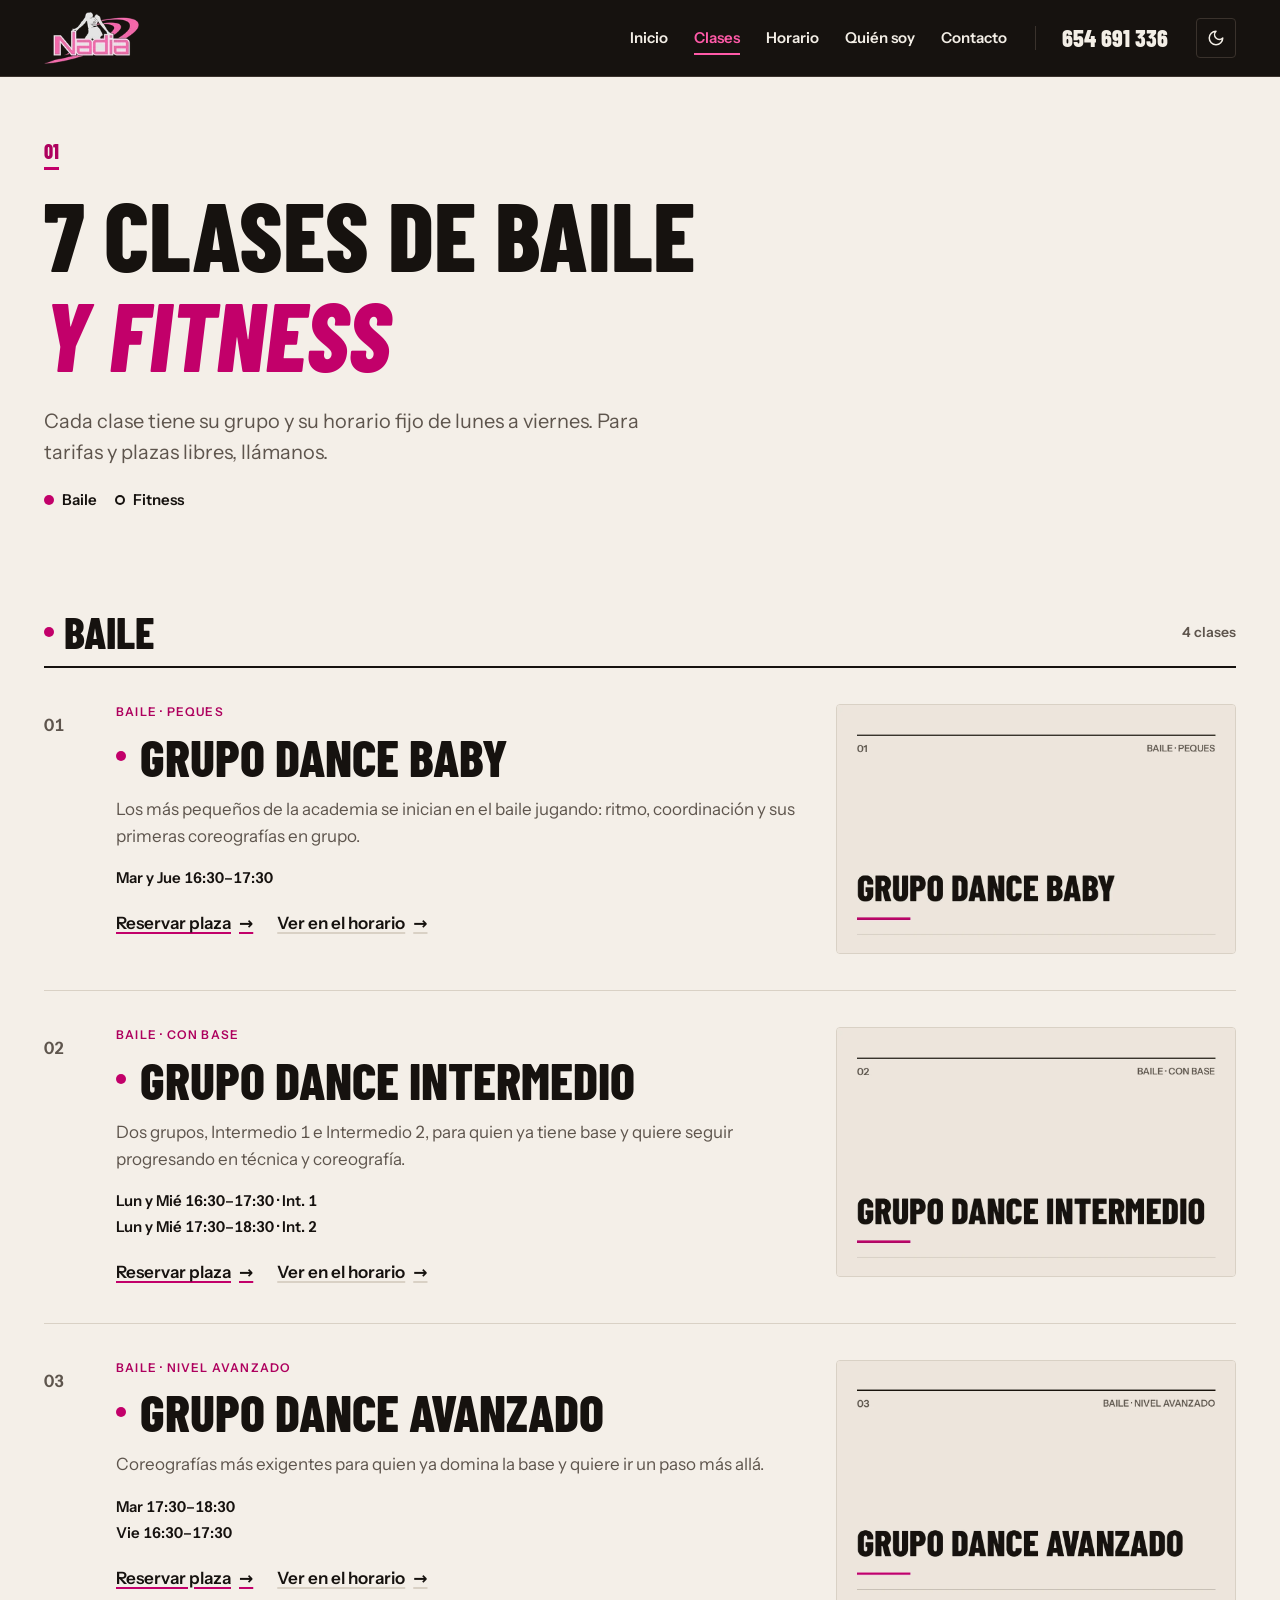
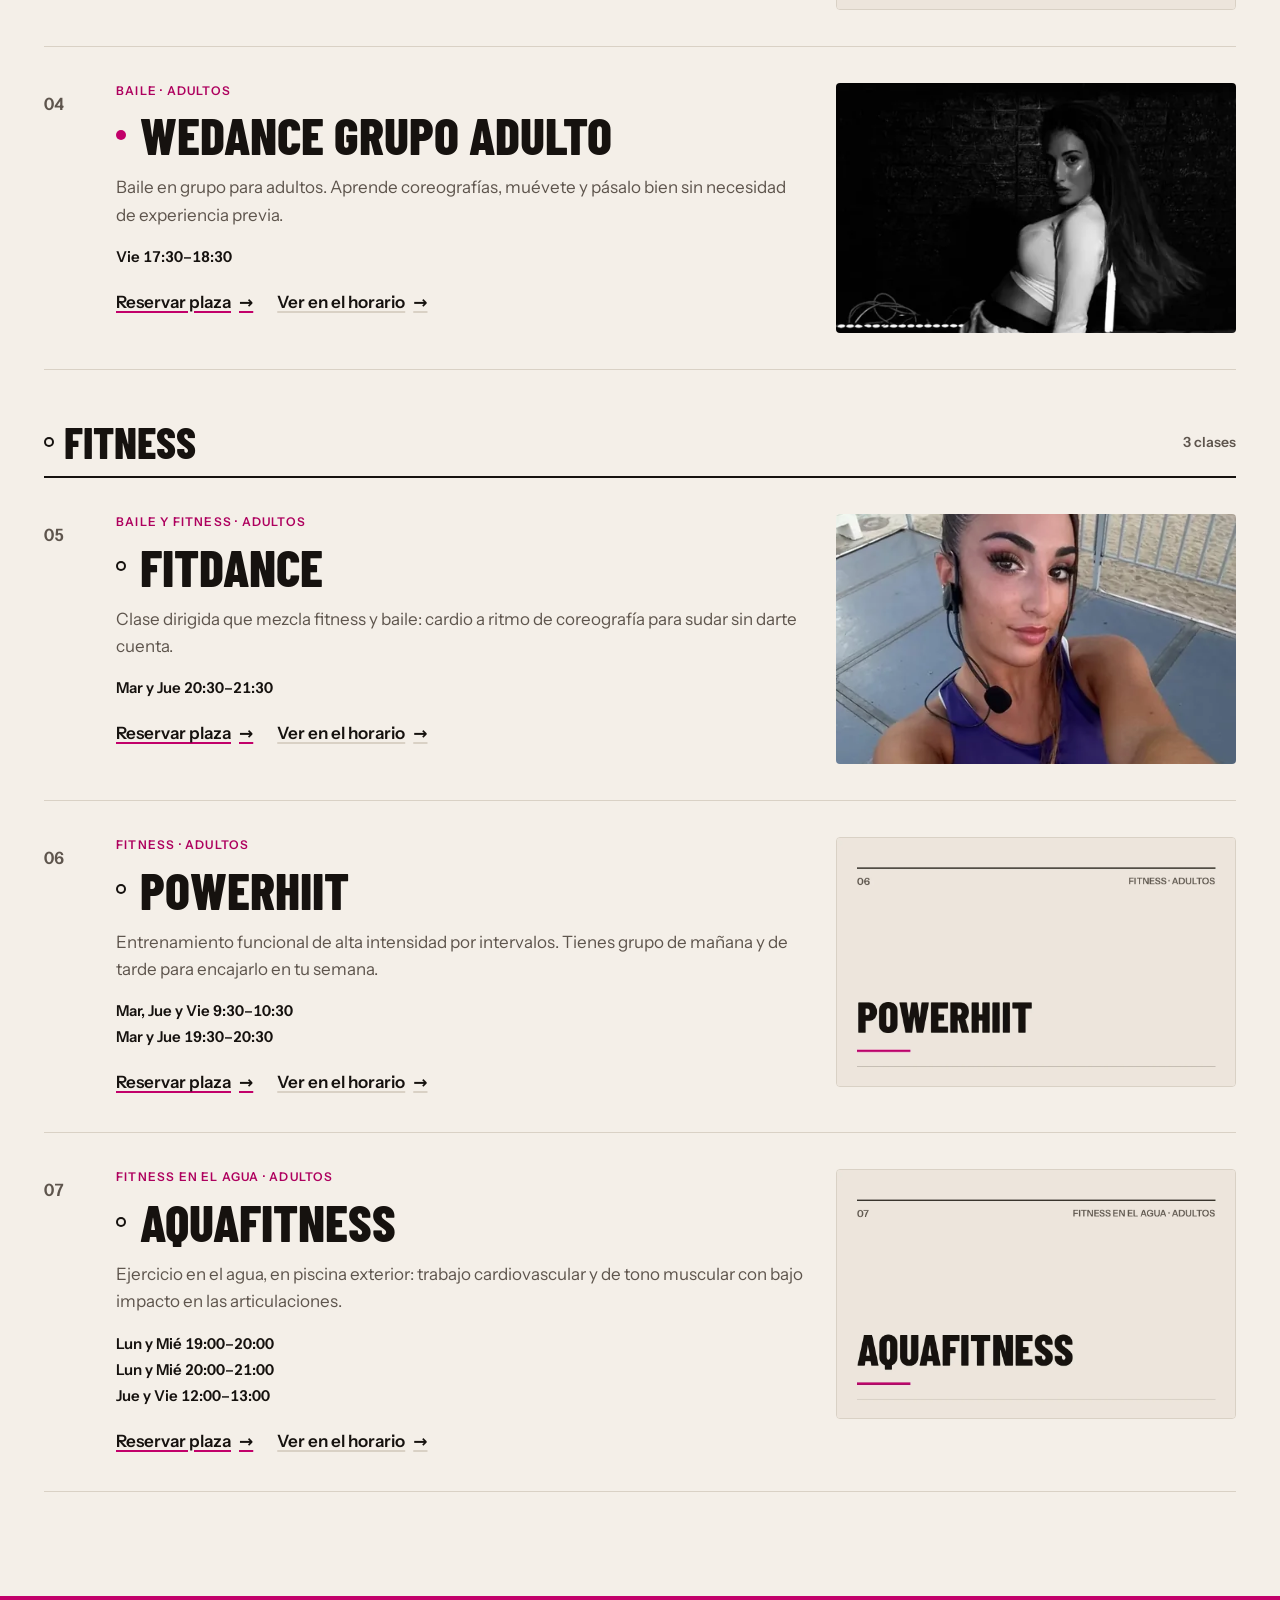
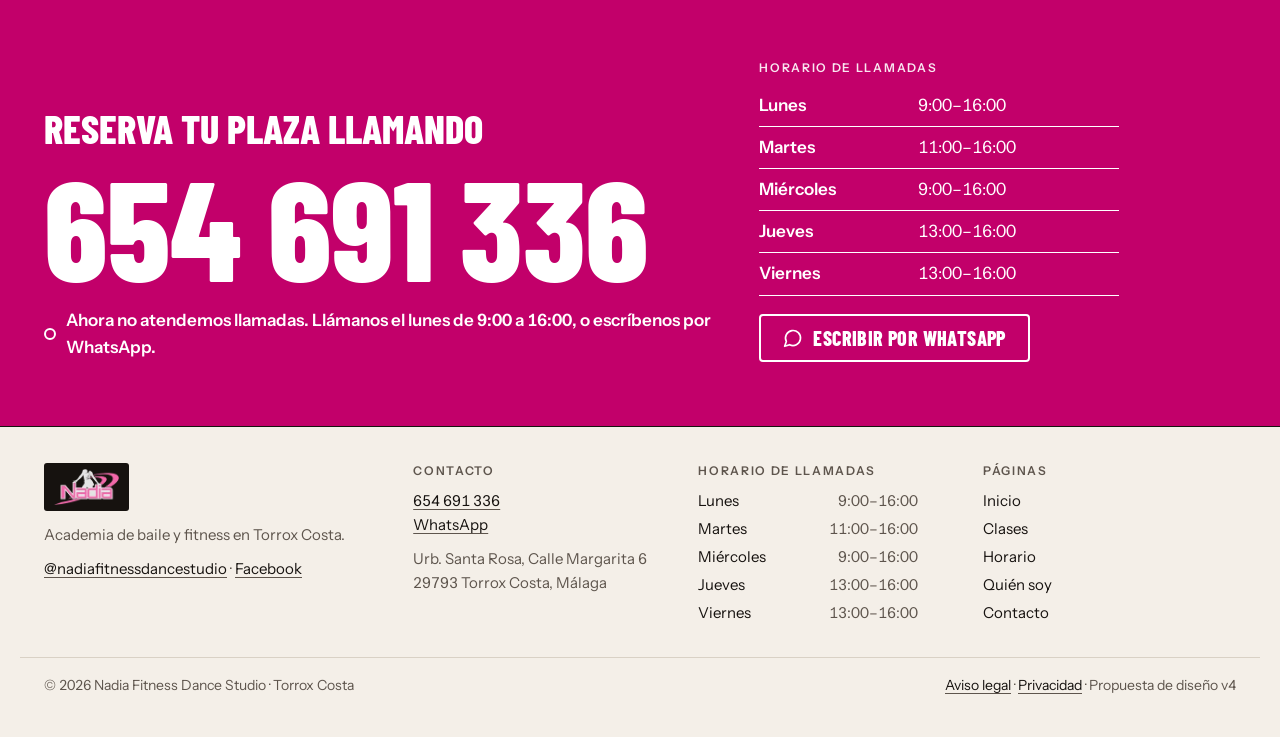
<file: clases/index.html>
<!doctype html>
<html lang="es">
<head>
<meta charset="utf-8">
<meta name="viewport" content="width=device-width, initial-scale=1">
<title>Clases de baile y fitness en Torrox Costa · Nadia Fitness</title>
<meta name="description" content="Grupo Dance Baby, Intermedio, Avanzado y Adultos, Fitdance, PowerHIIT y Aquafitness en Torrox Costa: para quién es cada clase, qué se hace y en qué horario.">
<!-- Design proposal v4: remove this line when it replaces the live site -->
<meta name="robots" content="noindex">
<link rel="canonical" href="https://negimaru.github.io/nadia-fitness-v4/clases/">
<meta property="og:url" content="https://negimaru.github.io/nadia-fitness-v4/clases/">
<meta property="og:type" content="website">
<meta property="og:locale" content="es_ES">
<meta property="og:site_name" content="Nadia Fitness Dance Studio">
<meta property="og:title" content="Clases de baile y fitness en Torrox Costa · Nadia Fitness">
<meta property="og:description" content="Grupo Dance Baby, Intermedio, Avanzado y Adultos, Fitdance, PowerHIIT y Aquafitness en Torrox Costa: para quién es cada clase, qué se hace y en qué horario.">
<meta property="og:image" content="https://negimaru.github.io/nadia-fitness-v4/assets/img/og-nadia-fitness.jpg">
<meta property="og:image:width" content="1200">
<meta property="og:image:height" content="630">
<meta property="og:image:alt" content="Logotipo de Nadia Fitness Dance Studio sobre bailarines">
<meta name="twitter:card" content="summary_large_image">
<meta name="theme-color" content="#16120F">
<link rel="icon" href="../assets/img/favicon.svg?v=2" type="image/svg+xml">
<link rel="apple-touch-icon" href="../assets/img/apple-touch-icon.png">
<link rel="manifest" href="../site.webmanifest">
<script>document.documentElement.classList.add("js");try{var t=localStorage.getItem("nf4-theme");if(t)document.documentElement.setAttribute("data-theme",t)}catch(e){}</script>
<link rel="preload" href="../assets/fonts/barlow-condensed-800-normal-latin.woff2" as="font" type="font/woff2" crossorigin>
<link rel="preload" href="../assets/fonts/instrument-sans-normal-latin.woff2" as="font" type="font/woff2" crossorigin>
<link rel="stylesheet" href="../assets/css/site.css?v=3">
<script type="application/ld+json">{"@context": "https://schema.org", "@type": "SportsActivityLocation", "name": "Nadia Fitness Dance Studio", "description": "Academia de baile y fitness en Torrox Costa: grupos de dance por niveles, Fitdance, PowerHIIT y Aquafitness.", "url": "https://negimaru.github.io/nadia-fitness-v4/", "telephone": "+34654691336", "image": "https://negimaru.github.io/nadia-fitness-v4/assets/img/og-nadia-fitness.jpg", "address": {"@type": "PostalAddress", "streetAddress": "Urb. Santa Rosa, Calle Margarita 6", "postalCode": "29793", "addressLocality": "Torrox Costa", "addressRegion": "Málaga", "addressCountry": "ES"}, "geo": {"@type": "GeoCoordinates", "latitude": 36.734952643097586, "longitude": -3.973681796403784}, "hasMap": "https://maps.app.goo.gl/jp69zpacG6Zni4Du5", "areaServed": ["Torrox", "Torrox Costa", "Nerja", "Algarrobo"], "sameAs": ["https://www.instagram.com/nadiafitnessdancestudio/", "https://www.facebook.com/profile.php?id=61571423443783"], "openingHoursSpecification": [{"@type": "OpeningHoursSpecification", "dayOfWeek": ["Monday", "Tuesday", "Wednesday", "Thursday", "Friday"], "opens": "09:30", "closes": "21:30"}], "makesOffer": [{"@type": "Offer", "itemOffered": {"@type": "Service", "name": "Grupo Dance Baby", "description": "Los más pequeños de la academia se inician en el baile jugando: ritmo, coordinación y sus primeras coreografías en grupo."}}, {"@type": "Offer", "itemOffered": {"@type": "Service", "name": "Grupo Dance Intermedio", "description": "Dos grupos, Intermedio 1 e Intermedio 2, para quien ya tiene base y quiere seguir progresando en técnica y coreografía."}}, {"@type": "Offer", "itemOffered": {"@type": "Service", "name": "Grupo Dance Avanzado", "description": "Coreografías más exigentes para quien ya domina la base y quiere ir un paso más allá."}}, {"@type": "Offer", "itemOffered": {"@type": "Service", "name": "WeDance Grupo Adulto", "description": "Baile en grupo para adultos. Aprende coreografías, muévete y pásalo bien sin necesidad de experiencia previa."}}, {"@type": "Offer", "itemOffered": {"@type": "Service", "name": "Fitdance", "description": "Clase dirigida que mezcla fitness y baile: cardio a ritmo de coreografía para sudar sin darte cuenta."}}, {"@type": "Offer", "itemOffered": {"@type": "Service", "name": "PowerHIIT", "description": "Entrenamiento funcional de alta intensidad por intervalos. Tienes grupo de mañana y de tarde para encajarlo en tu semana."}}, {"@type": "Offer", "itemOffered": {"@type": "Service", "name": "Aquafitness", "description": "Ejercicio en el agua, en piscina exterior: trabajo cardiovascular y de tono muscular con bajo impacto en las articulaciones."}}]}</script>
<script src="../assets/js/site.js?v=1" defer></script>
</head>
<body>
<a class="skip" href="#main">Saltar al contenido</a>
<header class="band">
<div class="wrap band-in">
<a class="brand" href="../"><img src="../assets/img/logo-280.webp" srcset="../assets/img/logo-140.webp 140w, ../assets/img/logo-200.webp 200w, ../assets/img/logo-280.webp 280w, ../assets/img/logo-340.webp 340w, ../assets/img/logo-400.webp 400w" sizes="95px" alt="Nadia Fitness Dance Studio, inicio" width="110" height="60"></a>
<nav class="nav" aria-label="Principal">
<button class="burger" type="button" aria-expanded="false" aria-controls="menu" aria-label="Abrir menú"><span></span><span></span><span></span></button>
<ul id="menu"><li><a href="../"><span class="n n-blank" aria-hidden="true">00</span>Inicio</a></li><li><a href="../clases/" aria-current="page"><span class="n" aria-hidden="true">01</span>Clases</a></li><li><a href="../horario/"><span class="n" aria-hidden="true">02</span>Horario</a></li><li><a href="../quien-soy/"><span class="n" aria-hidden="true">03</span>Quién soy</a></li><li><a href="../contacto/"><span class="n" aria-hidden="true">04</span>Contacto</a></li><li class="menu-phone"><a href="tel:+34654691336">654 691 336</a></li></ul>
</nav>
<a class="band-phone" href="tel:+34654691336">654 691 336</a>
<button class="theme" type="button" aria-label="Cambiar a modo oscuro"><svg class="i i-moon" viewBox="0 0 24 24" fill="none" stroke="currentColor" stroke-width="2" stroke-linecap="round" stroke-linejoin="round" aria-hidden="true"><path d="M12 3a6 6 0 0 0 9 9 9 9 0 1 1-9-9Z"/></svg><svg class="i i-sun" viewBox="0 0 24 24" fill="none" stroke="currentColor" stroke-width="2" stroke-linecap="round" stroke-linejoin="round" aria-hidden="true"><circle cx="12" cy="12" r="4"/><path d="M12 2v2M12 20v2M4.93 4.93l1.41 1.41M17.66 17.66l1.41 1.41M2 12h2M20 12h2M6.34 17.66l-1.41 1.41M19.07 4.93l-1.41 1.41"/></svg></button>
</div>
</header>
<main id="main">
<section class="page-hero wrap">
<span class="sec-num">01</span>
<h1>7 clases de baile <em>y fitness</em></h1>
<p class="lead">Cada clase tiene su grupo y su horario fijo de lunes a viernes. Para tarifas y plazas libres, llámanos.</p>
<p class="legend"><span><span class="dot dot-dance" aria-hidden="true"></span>Baile</span><span><span class="dot dot-fit" aria-hidden="true"></span>Fitness</span></p>
</section>
<section class="wrap cd-list" aria-label="Clases">
<div class="cl-group"><h2 class="cl-group-title"><span class="dot dot-dance" aria-hidden="true"></span>Baile <span class="count">4 clases</span></h2>
<article class="cd" id="dance-baby">
<span class="cl-num">01</span>
<div class="cd-main">
<p class="cl-aud">Baile · Peques</p>
<h3 class="cd-name"><span class="dot dot-dance" aria-hidden="true"></span>Grupo Dance Baby</h3>
<p class="cd-desc">Los más pequeños de la academia se inician en el baile jugando: ritmo, coordinación y sus primeras coreografías en grupo.</p>
<ul class="cl-when" aria-label="Horario de Grupo Dance Baby"><li>Mar y Jue 16:30–17:30</li></ul>
<p class="cd-actions"><a class="link-cta" href="../contacto/?clase=dance-baby">Reservar plaza <span aria-hidden="true">→</span></a><a class="link-cta link-quiet" href="../horario/?clase=dance-baby">Ver en el horario <span aria-hidden="true">→</span></a></p>
</div>
<img class="cl-photo is-placeholder" src="../assets/img/clases/dance-baby.webp" alt="" width="1200" height="750" loading="lazy">
</article>
<article class="cd" id="dance-intermedio">
<span class="cl-num">02</span>
<div class="cd-main">
<p class="cl-aud">Baile · Con base</p>
<h3 class="cd-name"><span class="dot dot-dance" aria-hidden="true"></span>Grupo Dance Intermedio</h3>
<p class="cd-desc">Dos grupos, Intermedio 1 e Intermedio 2, para quien ya tiene base y quiere seguir progresando en técnica y coreografía.</p>
<ul class="cl-when" aria-label="Horario de Grupo Dance Intermedio"><li>Lun y Mié 16:30–17:30 · Int. 1</li><li>Lun y Mié 17:30–18:30 · Int. 2</li></ul>
<p class="cd-actions"><a class="link-cta" href="../contacto/?clase=dance-intermedio">Reservar plaza <span aria-hidden="true">→</span></a><a class="link-cta link-quiet" href="../horario/?clase=dance-intermedio">Ver en el horario <span aria-hidden="true">→</span></a></p>
</div>
<img class="cl-photo is-placeholder" src="../assets/img/clases/dance-intermedio.webp" alt="" width="1200" height="750" loading="lazy">
</article>
<article class="cd" id="dance-avanzado">
<span class="cl-num">03</span>
<div class="cd-main">
<p class="cl-aud">Baile · Nivel avanzado</p>
<h3 class="cd-name"><span class="dot dot-dance" aria-hidden="true"></span>Grupo Dance Avanzado</h3>
<p class="cd-desc">Coreografías más exigentes para quien ya domina la base y quiere ir un paso más allá.</p>
<ul class="cl-when" aria-label="Horario de Grupo Dance Avanzado"><li>Mar 17:30–18:30</li><li>Vie 16:30–17:30</li></ul>
<p class="cd-actions"><a class="link-cta" href="../contacto/?clase=dance-avanzado">Reservar plaza <span aria-hidden="true">→</span></a><a class="link-cta link-quiet" href="../horario/?clase=dance-avanzado">Ver en el horario <span aria-hidden="true">→</span></a></p>
</div>
<img class="cl-photo is-placeholder" src="../assets/img/clases/dance-avanzado.webp" alt="" width="1200" height="750" loading="lazy">
</article>
<article class="cd" id="wedance-adultos">
<span class="cl-num">04</span>
<div class="cd-main">
<p class="cl-aud">Baile · Adultos</p>
<h3 class="cd-name"><span class="dot dot-dance" aria-hidden="true"></span>WeDance Grupo Adulto</h3>
<p class="cd-desc">Baile en grupo para adultos. Aprende coreografías, muévete y pásalo bien sin necesidad de experiencia previa.</p>
<ul class="cl-when" aria-label="Horario de WeDance Grupo Adulto"><li>Vie 17:30–18:30</li></ul>
<p class="cd-actions"><a class="link-cta" href="../contacto/?clase=wedance-adultos">Reservar plaza <span aria-hidden="true">→</span></a><a class="link-cta link-quiet" href="../horario/?clase=wedance-adultos">Ver en el horario <span aria-hidden="true">→</span></a></p>
</div>
<img class="cl-photo" src="../assets/img/bailarina.webp" srcset="../assets/img/bailarina-480.webp 480w, ../assets/img/bailarina-640.webp 640w, ../assets/img/bailarina.webp 840w" sizes="(max-width: 860px) 100vw, 320px" alt="Bailarina en plena coreografía" width="840" height="840" loading="lazy">
</article>
</div>
<div class="cl-group"><h2 class="cl-group-title"><span class="dot dot-fit" aria-hidden="true"></span>Fitness <span class="count">3 clases</span></h2>
<article class="cd" id="fitdance">
<span class="cl-num">05</span>
<div class="cd-main">
<p class="cl-aud">Baile y fitness · Adultos</p>
<h3 class="cd-name"><span class="dot dot-fit" aria-hidden="true"></span>Fitdance</h3>
<p class="cd-desc">Clase dirigida que mezcla fitness y baile: cardio a ritmo de coreografía para sudar sin darte cuenta.</p>
<ul class="cl-when" aria-label="Horario de Fitdance"><li>Mar y Jue 20:30–21:30</li></ul>
<p class="cd-actions"><a class="link-cta" href="../contacto/?clase=fitdance">Reservar plaza <span aria-hidden="true">→</span></a><a class="link-cta link-quiet" href="../horario/?clase=fitdance">Ver en el horario <span aria-hidden="true">→</span></a></p>
</div>
<img class="cl-photo" src="../assets/img/monitora-fitdance.webp" srcset="../assets/img/monitora-fitdance-480.webp 480w, ../assets/img/monitora-fitdance-640.webp 640w, ../assets/img/monitora-fitdance.webp 840w" sizes="(max-width: 860px) 100vw, 320px" alt="Nadia, monitora de Fitdance, con micrófono" width="840" height="840" loading="lazy">
</article>
<article class="cd" id="powerhiit">
<span class="cl-num">06</span>
<div class="cd-main">
<p class="cl-aud">Fitness · Adultos</p>
<h3 class="cd-name"><span class="dot dot-fit" aria-hidden="true"></span>PowerHIIT</h3>
<p class="cd-desc">Entrenamiento funcional de alta intensidad por intervalos. Tienes grupo de mañana y de tarde para encajarlo en tu semana.</p>
<ul class="cl-when" aria-label="Horario de PowerHIIT"><li>Mar, Jue y Vie 9:30–10:30</li><li>Mar y Jue 19:30–20:30</li></ul>
<p class="cd-actions"><a class="link-cta" href="../contacto/?clase=powerhiit">Reservar plaza <span aria-hidden="true">→</span></a><a class="link-cta link-quiet" href="../horario/?clase=powerhiit">Ver en el horario <span aria-hidden="true">→</span></a></p>
</div>
<img class="cl-photo is-placeholder" src="../assets/img/clases/powerhiit.webp" alt="" width="1200" height="750" loading="lazy">
</article>
<article class="cd" id="aquafitness">
<span class="cl-num">07</span>
<div class="cd-main">
<p class="cl-aud">Fitness en el agua · Adultos</p>
<h3 class="cd-name"><span class="dot dot-fit" aria-hidden="true"></span>Aquafitness</h3>
<p class="cd-desc">Ejercicio en el agua, en piscina exterior: trabajo cardiovascular y de tono muscular con bajo impacto en las articulaciones.</p>
<ul class="cl-when" aria-label="Horario de Aquafitness"><li>Lun y Mié 19:00–20:00</li><li>Lun y Mié 20:00–21:00</li><li>Jue y Vie 12:00–13:00</li></ul>
<p class="cd-actions"><a class="link-cta" href="../contacto/?clase=aquafitness">Reservar plaza <span aria-hidden="true">→</span></a><a class="link-cta link-quiet" href="../horario/?clase=aquafitness">Ver en el horario <span aria-hidden="true">→</span></a></p>
</div>
<img class="cl-photo is-placeholder" src="../assets/img/clases/aquafitness.webp" alt="" width="1200" height="750" loading="lazy">
</article>
</div>
</section>
<section class="phone-block" aria-labelledby="phone-title">
<div class="wrap phone-in">
<div>
<h2 id="phone-title" class="phone-title">Reserva tu plaza llamando</h2>
<a class="phone-xl" href="tel:+34654691336">654 691 336</a>
<p class="call-status" data-call-status></p>
</div>
<div class="phone-side">
<h3 class="label">Horario de llamadas</h3>
<table class="calls"><tbody><tr><th scope="row">Lunes</th><td>9:00–16:00</td></tr><tr><th scope="row">Martes</th><td>11:00–16:00</td></tr><tr><th scope="row">Miércoles</th><td>9:00–16:00</td></tr><tr><th scope="row">Jueves</th><td>13:00–16:00</td></tr><tr><th scope="row">Viernes</th><td>13:00–16:00</td></tr></tbody></table>
<p><a class="btn btn-on-pink" href="https://wa.me/34654691336?text=%C2%A1Hola%21%20Quiero%20informaci%C3%B3n%20sobre%20las%20clases." target="_blank" rel="noopener"><svg class="i" viewBox="0 0 24 24" fill="none" stroke="currentColor" stroke-width="2" stroke-linecap="round" stroke-linejoin="round" aria-hidden="true"><path d="M7.9 20A9 9 0 1 0 4 16.1L2 22Z"/></svg>Escribir por WhatsApp<span class="sr-only"> (se abre en otra pestaña)</span></a></p>
</div>
</div>
</section>
</main>
<footer class="foot">
<div class="wrap foot-grid">
<div><img class="foot-logo" src="../assets/img/logo-280.webp" srcset="../assets/img/logo-140.webp 140w, ../assets/img/logo-200.webp 200w, ../assets/img/logo-280.webp 280w, ../assets/img/logo-340.webp 340w, ../assets/img/logo-400.webp 400w" sizes="95px" alt="" width="110" height="60" loading="lazy">
<p>Academia de baile y fitness en Torrox Costa.</p>
<p><a href="https://www.instagram.com/nadiafitnessdancestudio/" target="_blank" rel="noopener">@nadiafitnessdancestudio<span class="sr-only"> (se abre en otra pestaña)</span></a> · <a href="https://www.facebook.com/profile.php?id=61571423443783" target="_blank" rel="noopener">Facebook<span class="sr-only"> (se abre en otra pestaña)</span></a></p></div>
<div><h2 class="label">Contacto</h2><p><a href="tel:+34654691336">654 691 336</a><br><a href="https://wa.me/34654691336?text=%C2%A1Hola%21%20Quiero%20informaci%C3%B3n%20sobre%20las%20clases." target="_blank" rel="noopener">WhatsApp<span class="sr-only"> (se abre en otra pestaña)</span></a></p>
<p>Urb. Santa Rosa, Calle Margarita 6<br>29793 Torrox Costa, Málaga</p></div>
<div><h2 class="label">Horario de llamadas</h2><ul class="foot-calls"><li><span>Lunes</span><span>9:00–16:00</span></li><li><span>Martes</span><span>11:00–16:00</span></li><li><span>Miércoles</span><span>9:00–16:00</span></li><li><span>Jueves</span><span>13:00–16:00</span></li><li><span>Viernes</span><span>13:00–16:00</span></li></ul></div>
<div><h2 class="label">Páginas</h2><ul class="foot-pages"><li><a href="../">Inicio</a></li><li><a href="../clases/">Clases</a></li><li><a href="../horario/">Horario</a></li><li><a href="../quien-soy/">Quién soy</a></li><li><a href="../contacto/">Contacto</a></li></ul></div>
</div>
<div class="wrap foot-legal"><p>© <span id="year">2026</span> Nadia Fitness Dance Studio · Torrox Costa</p>
<p><a href="../aviso-legal/">Aviso legal</a> · <a href="../privacidad/">Privacidad</a> · Propuesta de diseño v4</p></div>
<nav class="callbar" aria-label="Contacto rápido"><a class="callbar-call" href="tel:+34654691336"><svg class="i" viewBox="0 0 24 24" fill="none" stroke="currentColor" stroke-width="2" stroke-linecap="round" stroke-linejoin="round" aria-hidden="true"><path d="M22 16.92v3a2 2 0 0 1-2.18 2 19.79 19.79 0 0 1-8.63-3.07 19.5 19.5 0 0 1-6-6 19.79 19.79 0 0 1-3.07-8.67A2 2 0 0 1 4.11 2h3a2 2 0 0 1 2 1.72 12.84 12.84 0 0 0 .7 2.81 2 2 0 0 1-.45 2.11L8.09 9.91a16 16 0 0 0 6 6l1.27-1.27a2 2 0 0 1 2.11-.45 12.84 12.84 0 0 0 2.81.7A2 2 0 0 1 22 16.92z"/></svg>Llamar</a><a class="callbar-wa" href="https://wa.me/34654691336?text=%C2%A1Hola%21%20Quiero%20informaci%C3%B3n%20sobre%20las%20clases." target="_blank" rel="noopener"><svg class="i" viewBox="0 0 24 24" fill="none" stroke="currentColor" stroke-width="2" stroke-linecap="round" stroke-linejoin="round" aria-hidden="true"><path d="M7.9 20A9 9 0 1 0 4 16.1L2 22Z"/></svg>WhatsApp<span class="sr-only"> (se abre en otra pestaña)</span></a></nav>
</footer>
<script type="application/json" id="nf-data">{"days": ["Lunes", "Martes", "Miércoles", "Jueves", "Viernes"], "callHours": [{"day": 0, "from": "9:00", "to": "16:00"}, {"day": 1, "from": "11:00", "to": "16:00"}, {"day": 2, "from": "9:00", "to": "16:00"}, {"day": 3, "from": "13:00", "to": "16:00"}, {"day": 4, "from": "13:00", "to": "16:00"}], "whatsapp": "https://wa.me/34654691336?text=%C2%A1Hola%21%20Quiero%20informaci%C3%B3n%20sobre%20las%20clases.", "sessions": [{"day": 1, "start": "9:30", "end": "10:30", "name": "PowerHIIT", "note": "Entrenamiento funcional", "type": "fit"}, {"day": 3, "start": "9:30", "end": "10:30", "name": "PowerHIIT", "note": "Entrenamiento funcional", "type": "fit"}, {"day": 4, "start": "9:30", "end": "10:30", "name": "PowerHIIT", "note": "Entrenamiento funcional", "type": "fit"}, {"day": 3, "start": "12:00", "end": "13:00", "name": "Aquafitness", "note": "", "type": "fit"}, {"day": 4, "start": "12:00", "end": "13:00", "name": "Aquafitness", "note": "", "type": "fit"}, {"day": 0, "start": "16:30", "end": "17:30", "name": "Grupo Dance Intermedio 1", "note": "", "type": "dance"}, {"day": 1, "start": "16:30", "end": "17:30", "name": "Grupo Dance Baby", "note": "", "type": "dance"}, {"day": 2, "start": "16:30", "end": "17:30", "name": "Grupo Dance Intermedio 1", "note": "", "type": "dance"}, {"day": 3, "start": "16:30", "end": "17:30", "name": "Grupo Dance Baby", "note": "", "type": "dance"}, {"day": 4, "start": "16:30", "end": "17:30", "name": "Grupo Dance Avanzado", "note": "", "type": "dance"}, {"day": 0, "start": "17:30", "end": "18:30", "name": "Grupo Dance Intermedio 2", "note": "", "type": "dance"}, {"day": 1, "start": "17:30", "end": "18:30", "name": "Grupo Dance Avanzado", "note": "", "type": "dance"}, {"day": 2, "start": "17:30", "end": "18:30", "name": "Grupo Dance Intermedio 2", "note": "", "type": "dance"}, {"day": 4, "start": "17:30", "end": "18:30", "name": "WeDance Grupo Adulto", "note": "", "type": "dance"}, {"day": 0, "start": "19:00", "end": "20:00", "name": "Aquafitness", "note": "", "type": "fit"}, {"day": 1, "start": "19:30", "end": "20:30", "name": "PowerHIIT", "note": "Entrenamiento funcional", "type": "fit"}, {"day": 2, "start": "19:00", "end": "20:00", "name": "Aquafitness", "note": "", "type": "fit"}, {"day": 3, "start": "19:30", "end": "20:30", "name": "PowerHIIT", "note": "Entrenamiento funcional", "type": "fit"}, {"day": 0, "start": "20:00", "end": "21:00", "name": "Aquafitness", "note": "", "type": "fit"}, {"day": 1, "start": "20:30", "end": "21:30", "name": "Fitdance", "note": "Clase dirigida", "type": "fit"}, {"day": 2, "start": "20:00", "end": "21:00", "name": "Aquafitness", "note": "", "type": "fit"}, {"day": 3, "start": "20:30", "end": "21:30", "name": "Fitdance", "note": "Clase dirigida", "type": "fit"}]}</script>
</body>
</html>
</file>
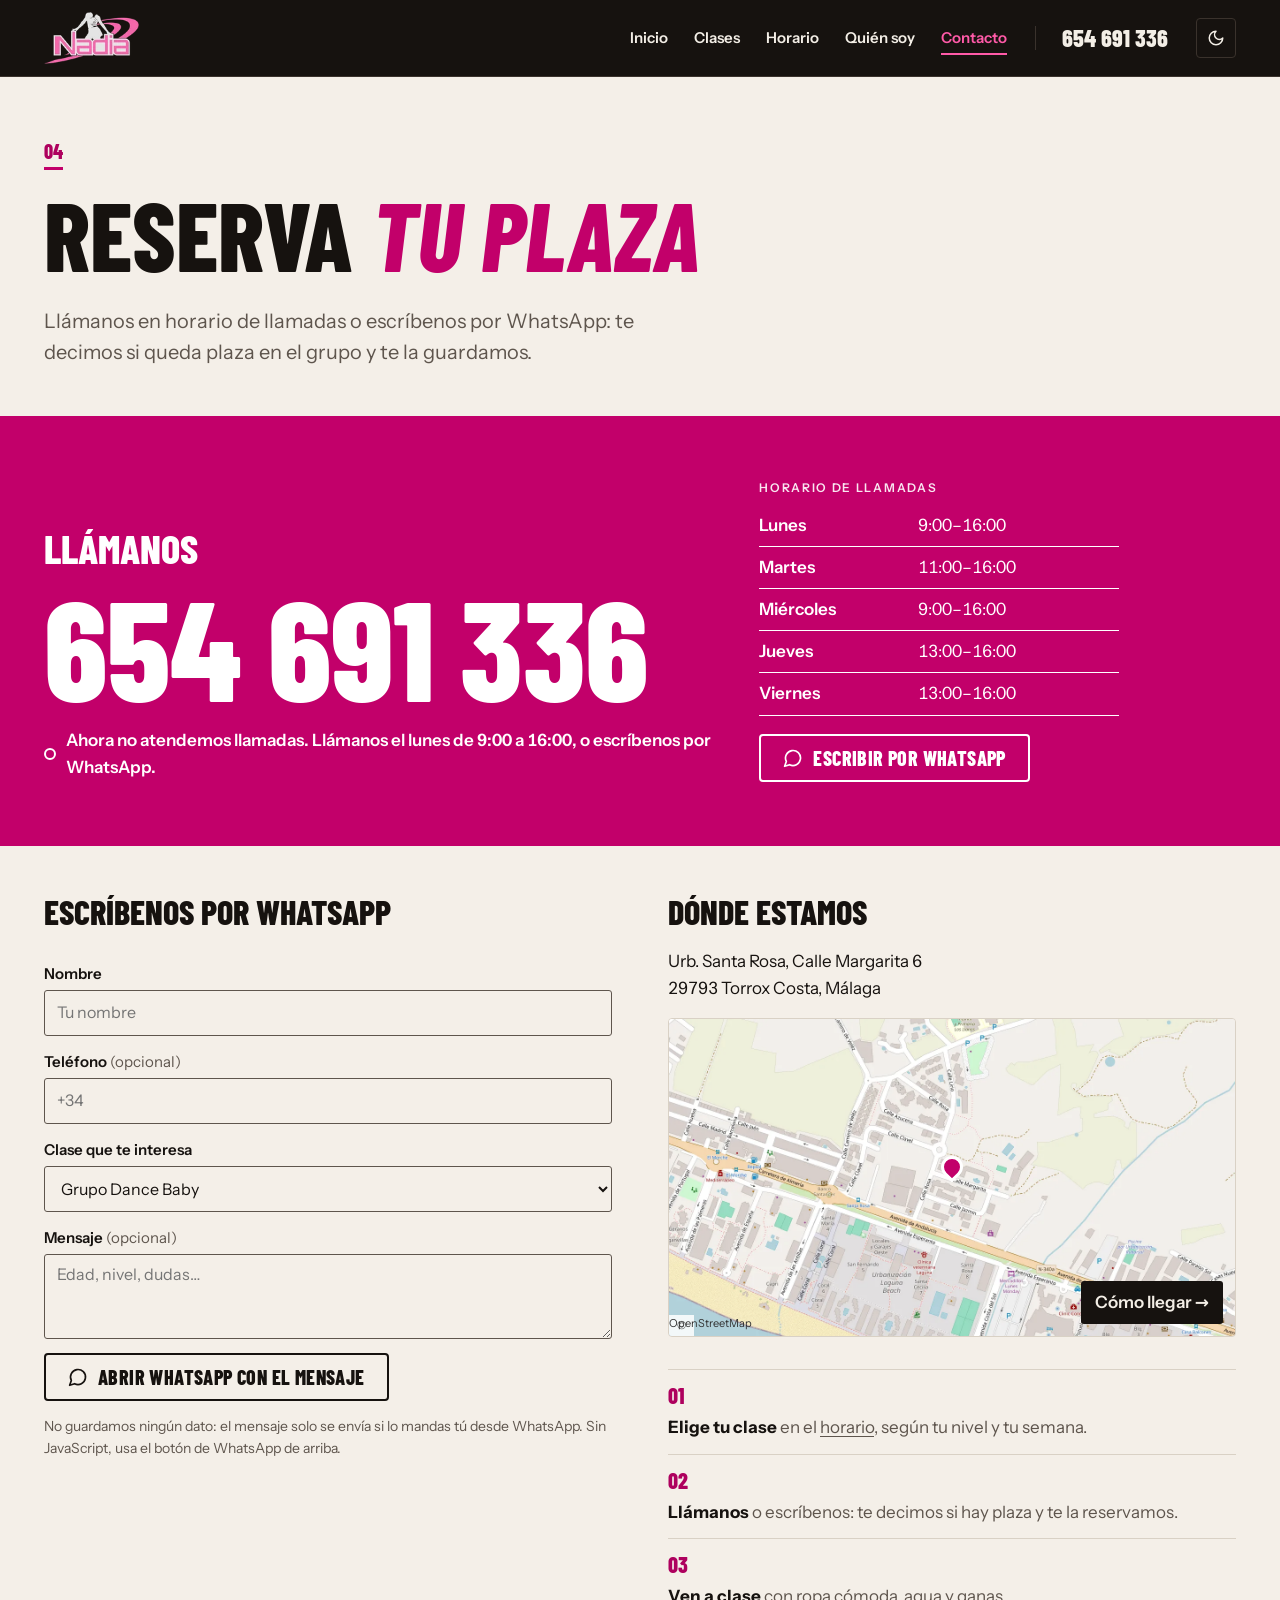
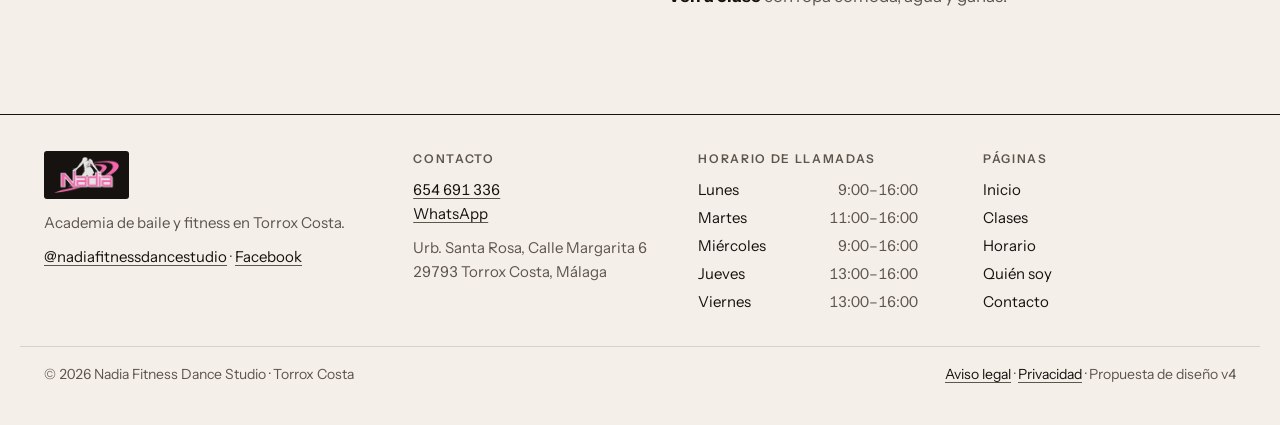
<file: contacto/index.html>
<!doctype html>
<html lang="es">
<head>
<meta charset="utf-8">
<meta name="viewport" content="width=device-width, initial-scale=1">
<title>Contacto y reservas · Nadia Fitness Dance Studio, Torrox Costa</title>
<meta name="description" content="Reserva tu plaza en Nadia Fitness Dance Studio, Torrox Costa: teléfono y horario de llamadas, WhatsApp, dirección y mapa.">
<!-- Design proposal v4: remove this line when it replaces the live site -->
<meta name="robots" content="noindex">
<link rel="canonical" href="https://negimaru.github.io/nadia-fitness-v4/contacto/">
<meta property="og:url" content="https://negimaru.github.io/nadia-fitness-v4/contacto/">
<meta property="og:type" content="website">
<meta property="og:locale" content="es_ES">
<meta property="og:site_name" content="Nadia Fitness Dance Studio">
<meta property="og:title" content="Contacto y reservas · Nadia Fitness Dance Studio, Torrox Costa">
<meta property="og:description" content="Reserva tu plaza en Nadia Fitness Dance Studio, Torrox Costa: teléfono y horario de llamadas, WhatsApp, dirección y mapa.">
<meta property="og:image" content="https://negimaru.github.io/nadia-fitness-v4/assets/img/og-nadia-fitness.jpg">
<meta property="og:image:width" content="1200">
<meta property="og:image:height" content="630">
<meta property="og:image:alt" content="Logotipo de Nadia Fitness Dance Studio sobre bailarines">
<meta name="twitter:card" content="summary_large_image">
<meta name="theme-color" content="#16120F">
<link rel="icon" href="../assets/img/favicon.svg?v=2" type="image/svg+xml">
<link rel="apple-touch-icon" href="../assets/img/apple-touch-icon.png">
<link rel="manifest" href="../site.webmanifest">
<script>document.documentElement.classList.add("js");try{var t=localStorage.getItem("nf4-theme");if(t)document.documentElement.setAttribute("data-theme",t)}catch(e){}</script>
<link rel="preload" href="../assets/fonts/barlow-condensed-800-normal-latin.woff2" as="font" type="font/woff2" crossorigin>
<link rel="preload" href="../assets/fonts/instrument-sans-normal-latin.woff2" as="font" type="font/woff2" crossorigin>
<link rel="stylesheet" href="../assets/css/site.css?v=3">
<script type="application/ld+json">{"@context": "https://schema.org", "@type": "SportsActivityLocation", "name": "Nadia Fitness Dance Studio", "description": "Academia de baile y fitness en Torrox Costa: grupos de dance por niveles, Fitdance, PowerHIIT y Aquafitness.", "url": "https://negimaru.github.io/nadia-fitness-v4/", "telephone": "+34654691336", "image": "https://negimaru.github.io/nadia-fitness-v4/assets/img/og-nadia-fitness.jpg", "address": {"@type": "PostalAddress", "streetAddress": "Urb. Santa Rosa, Calle Margarita 6", "postalCode": "29793", "addressLocality": "Torrox Costa", "addressRegion": "Málaga", "addressCountry": "ES"}, "geo": {"@type": "GeoCoordinates", "latitude": 36.734952643097586, "longitude": -3.973681796403784}, "hasMap": "https://maps.app.goo.gl/jp69zpacG6Zni4Du5", "areaServed": ["Torrox", "Torrox Costa", "Nerja", "Algarrobo"], "sameAs": ["https://www.instagram.com/nadiafitnessdancestudio/", "https://www.facebook.com/profile.php?id=61571423443783"], "openingHoursSpecification": [{"@type": "OpeningHoursSpecification", "dayOfWeek": ["Monday", "Tuesday", "Wednesday", "Thursday", "Friday"], "opens": "09:30", "closes": "21:30"}], "makesOffer": [{"@type": "Offer", "itemOffered": {"@type": "Service", "name": "Grupo Dance Baby", "description": "Los más pequeños de la academia se inician en el baile jugando: ritmo, coordinación y sus primeras coreografías en grupo."}}, {"@type": "Offer", "itemOffered": {"@type": "Service", "name": "Grupo Dance Intermedio", "description": "Dos grupos, Intermedio 1 e Intermedio 2, para quien ya tiene base y quiere seguir progresando en técnica y coreografía."}}, {"@type": "Offer", "itemOffered": {"@type": "Service", "name": "Grupo Dance Avanzado", "description": "Coreografías más exigentes para quien ya domina la base y quiere ir un paso más allá."}}, {"@type": "Offer", "itemOffered": {"@type": "Service", "name": "WeDance Grupo Adulto", "description": "Baile en grupo para adultos. Aprende coreografías, muévete y pásalo bien sin necesidad de experiencia previa."}}, {"@type": "Offer", "itemOffered": {"@type": "Service", "name": "Fitdance", "description": "Clase dirigida que mezcla fitness y baile: cardio a ritmo de coreografía para sudar sin darte cuenta."}}, {"@type": "Offer", "itemOffered": {"@type": "Service", "name": "PowerHIIT", "description": "Entrenamiento funcional de alta intensidad por intervalos. Tienes grupo de mañana y de tarde para encajarlo en tu semana."}}, {"@type": "Offer", "itemOffered": {"@type": "Service", "name": "Aquafitness", "description": "Ejercicio en el agua, en piscina exterior: trabajo cardiovascular y de tono muscular con bajo impacto en las articulaciones."}}]}</script>
<script src="../assets/js/site.js?v=1" defer></script>
</head>
<body>
<a class="skip" href="#main">Saltar al contenido</a>
<header class="band">
<div class="wrap band-in">
<a class="brand" href="../"><img src="../assets/img/logo-280.webp" srcset="../assets/img/logo-140.webp 140w, ../assets/img/logo-200.webp 200w, ../assets/img/logo-280.webp 280w, ../assets/img/logo-340.webp 340w, ../assets/img/logo-400.webp 400w" sizes="95px" alt="Nadia Fitness Dance Studio, inicio" width="110" height="60"></a>
<nav class="nav" aria-label="Principal">
<button class="burger" type="button" aria-expanded="false" aria-controls="menu" aria-label="Abrir menú"><span></span><span></span><span></span></button>
<ul id="menu"><li><a href="../"><span class="n n-blank" aria-hidden="true">00</span>Inicio</a></li><li><a href="../clases/"><span class="n" aria-hidden="true">01</span>Clases</a></li><li><a href="../horario/"><span class="n" aria-hidden="true">02</span>Horario</a></li><li><a href="../quien-soy/"><span class="n" aria-hidden="true">03</span>Quién soy</a></li><li><a href="../contacto/" aria-current="page"><span class="n" aria-hidden="true">04</span>Contacto</a></li><li class="menu-phone"><a href="tel:+34654691336">654 691 336</a></li></ul>
</nav>
<a class="band-phone" href="tel:+34654691336">654 691 336</a>
<button class="theme" type="button" aria-label="Cambiar a modo oscuro"><svg class="i i-moon" viewBox="0 0 24 24" fill="none" stroke="currentColor" stroke-width="2" stroke-linecap="round" stroke-linejoin="round" aria-hidden="true"><path d="M12 3a6 6 0 0 0 9 9 9 9 0 1 1-9-9Z"/></svg><svg class="i i-sun" viewBox="0 0 24 24" fill="none" stroke="currentColor" stroke-width="2" stroke-linecap="round" stroke-linejoin="round" aria-hidden="true"><circle cx="12" cy="12" r="4"/><path d="M12 2v2M12 20v2M4.93 4.93l1.41 1.41M17.66 17.66l1.41 1.41M2 12h2M20 12h2M6.34 17.66l-1.41 1.41M19.07 4.93l-1.41 1.41"/></svg></button>
</div>
</header>
<main id="main">
<section class="page-hero wrap">
<span class="sec-num">04</span>
<h1>Reserva <em>tu plaza</em></h1>
<p class="lead">Llámanos en horario de llamadas o escríbenos por WhatsApp: te decimos si queda plaza en el grupo y te la guardamos.</p>

</section>
<section class="phone-block" aria-labelledby="phone-title">
<div class="wrap phone-in">
<div>
<h2 id="phone-title" class="phone-title">Llámanos</h2>
<a class="phone-xl" href="tel:+34654691336">654 691 336</a>
<p class="call-status" data-call-status></p>
</div>
<div class="phone-side">
<h3 class="label">Horario de llamadas</h3>
<table class="calls"><tbody><tr><th scope="row">Lunes</th><td>9:00–16:00</td></tr><tr><th scope="row">Martes</th><td>11:00–16:00</td></tr><tr><th scope="row">Miércoles</th><td>9:00–16:00</td></tr><tr><th scope="row">Jueves</th><td>13:00–16:00</td></tr><tr><th scope="row">Viernes</th><td>13:00–16:00</td></tr></tbody></table>
<p><a class="btn btn-on-pink" href="https://wa.me/34654691336?text=%C2%A1Hola%21%20Quiero%20informaci%C3%B3n%20sobre%20las%20clases." target="_blank" rel="noopener"><svg class="i" viewBox="0 0 24 24" fill="none" stroke="currentColor" stroke-width="2" stroke-linecap="round" stroke-linejoin="round" aria-hidden="true"><path d="M7.9 20A9 9 0 1 0 4 16.1L2 22Z"/></svg>Escribir por WhatsApp<span class="sr-only"> (se abre en otra pestaña)</span></a></p>
</div>
</div>
</section>
<section class="wrap sec-plain contact" aria-label="Escribir y cómo llegar">
<form class="form" id="contact-form" novalidate>
<h2 class="form-title">Escríbenos por WhatsApp</h2>
<div class="field"><label for="contact-name">Nombre</label><input id="contact-name" name="contact-name" autocomplete="name" required placeholder="Tu nombre" aria-describedby="contact-name-error"><p class="field-error" id="contact-name-error" role="alert" hidden>Escribe tu nombre para que sepamos quién eres.</p></div>
<div class="field"><label for="contact-phone">Teléfono <span class="opt">(opcional)</span></label><input id="contact-phone" name="contact-phone" type="tel" autocomplete="tel" placeholder="+34"></div>
<div class="field"><label for="contact-class">Clase que te interesa</label><select id="contact-class" name="contact-class"><option value="dance-baby">Grupo Dance Baby</option><option value="dance-intermedio">Grupo Dance Intermedio</option><option value="dance-avanzado">Grupo Dance Avanzado</option><option value="wedance-adultos">WeDance Grupo Adulto</option><option value="fitdance">Fitdance</option><option value="powerhiit">PowerHIIT</option><option value="aquafitness">Aquafitness</option><option value="">Aún no lo sé</option></select></div>
<div class="field"><label for="contact-message">Mensaje <span class="opt">(opcional)</span></label><textarea id="contact-message" name="contact-message" rows="3" placeholder="Edad, nivel, dudas…"></textarea></div>
<button class="btn" type="submit"><svg class="i" viewBox="0 0 24 24" fill="none" stroke="currentColor" stroke-width="2" stroke-linecap="round" stroke-linejoin="round" aria-hidden="true"><path d="M7.9 20A9 9 0 1 0 4 16.1L2 22Z"/></svg>Abrir WhatsApp con el mensaje</button>
<p class="note">No guardamos ningún dato: el mensaje solo se envía si lo mandas tú desde WhatsApp. Sin JavaScript, usa el botón de WhatsApp de arriba.</p>
</form>
<div class="where">
<h2 class="form-title">Dónde estamos</h2>
<address>Urb. Santa Rosa, Calle Margarita 6<br>29793 Torrox Costa, Málaga</address>
<figure class="map"><a href="https://maps.app.goo.gl/jp69zpacG6Zni4Du5" target="_blank" rel="noopener"><img src="../assets/img/mapa.webp" alt="Mapa de Urb. Santa Rosa con la academia en la Calle Margarita" width="1280" height="720" loading="lazy"><span class="map-pin" aria-hidden="true"></span><span class="map-go">Cómo llegar →</span><span class="sr-only"> (se abre en otra pestaña)</span></a><figcaption>© <a href="https://www.openstreetmap.org/copyright" rel="noopener">OpenStreetMap</a></figcaption></figure>
<ol class="steps">
<li><b>Elige tu clase</b> en el <a href="../horario/">horario</a>, según tu nivel y tu semana.</li>
<li><b>Llámanos</b> o escríbenos: te decimos si hay plaza y te la reservamos.</li>
<li><b>Ven a clase</b> con ropa cómoda, agua y ganas.</li>
</ol>
</div>
</section>
</main>
<footer class="foot">
<div class="wrap foot-grid">
<div><img class="foot-logo" src="../assets/img/logo-280.webp" srcset="../assets/img/logo-140.webp 140w, ../assets/img/logo-200.webp 200w, ../assets/img/logo-280.webp 280w, ../assets/img/logo-340.webp 340w, ../assets/img/logo-400.webp 400w" sizes="95px" alt="" width="110" height="60" loading="lazy">
<p>Academia de baile y fitness en Torrox Costa.</p>
<p><a href="https://www.instagram.com/nadiafitnessdancestudio/" target="_blank" rel="noopener">@nadiafitnessdancestudio<span class="sr-only"> (se abre en otra pestaña)</span></a> · <a href="https://www.facebook.com/profile.php?id=61571423443783" target="_blank" rel="noopener">Facebook<span class="sr-only"> (se abre en otra pestaña)</span></a></p></div>
<div><h2 class="label">Contacto</h2><p><a href="tel:+34654691336">654 691 336</a><br><a href="https://wa.me/34654691336?text=%C2%A1Hola%21%20Quiero%20informaci%C3%B3n%20sobre%20las%20clases." target="_blank" rel="noopener">WhatsApp<span class="sr-only"> (se abre en otra pestaña)</span></a></p>
<p>Urb. Santa Rosa, Calle Margarita 6<br>29793 Torrox Costa, Málaga</p></div>
<div><h2 class="label">Horario de llamadas</h2><ul class="foot-calls"><li><span>Lunes</span><span>9:00–16:00</span></li><li><span>Martes</span><span>11:00–16:00</span></li><li><span>Miércoles</span><span>9:00–16:00</span></li><li><span>Jueves</span><span>13:00–16:00</span></li><li><span>Viernes</span><span>13:00–16:00</span></li></ul></div>
<div><h2 class="label">Páginas</h2><ul class="foot-pages"><li><a href="../">Inicio</a></li><li><a href="../clases/">Clases</a></li><li><a href="../horario/">Horario</a></li><li><a href="../quien-soy/">Quién soy</a></li><li><a href="../contacto/">Contacto</a></li></ul></div>
</div>
<div class="wrap foot-legal"><p>© <span id="year">2026</span> Nadia Fitness Dance Studio · Torrox Costa</p>
<p><a href="../aviso-legal/">Aviso legal</a> · <a href="../privacidad/">Privacidad</a> · Propuesta de diseño v4</p></div>
<nav class="callbar" aria-label="Contacto rápido"><a class="callbar-call" href="tel:+34654691336"><svg class="i" viewBox="0 0 24 24" fill="none" stroke="currentColor" stroke-width="2" stroke-linecap="round" stroke-linejoin="round" aria-hidden="true"><path d="M22 16.92v3a2 2 0 0 1-2.18 2 19.79 19.79 0 0 1-8.63-3.07 19.5 19.5 0 0 1-6-6 19.79 19.79 0 0 1-3.07-8.67A2 2 0 0 1 4.11 2h3a2 2 0 0 1 2 1.72 12.84 12.84 0 0 0 .7 2.81 2 2 0 0 1-.45 2.11L8.09 9.91a16 16 0 0 0 6 6l1.27-1.27a2 2 0 0 1 2.11-.45 12.84 12.84 0 0 0 2.81.7A2 2 0 0 1 22 16.92z"/></svg>Llamar</a><a class="callbar-wa" href="https://wa.me/34654691336?text=%C2%A1Hola%21%20Quiero%20informaci%C3%B3n%20sobre%20las%20clases." target="_blank" rel="noopener"><svg class="i" viewBox="0 0 24 24" fill="none" stroke="currentColor" stroke-width="2" stroke-linecap="round" stroke-linejoin="round" aria-hidden="true"><path d="M7.9 20A9 9 0 1 0 4 16.1L2 22Z"/></svg>WhatsApp<span class="sr-only"> (se abre en otra pestaña)</span></a></nav>
</footer>
<script type="application/json" id="nf-data">{"days": ["Lunes", "Martes", "Miércoles", "Jueves", "Viernes"], "callHours": [{"day": 0, "from": "9:00", "to": "16:00"}, {"day": 1, "from": "11:00", "to": "16:00"}, {"day": 2, "from": "9:00", "to": "16:00"}, {"day": 3, "from": "13:00", "to": "16:00"}, {"day": 4, "from": "13:00", "to": "16:00"}], "whatsapp": "https://wa.me/34654691336?text=%C2%A1Hola%21%20Quiero%20informaci%C3%B3n%20sobre%20las%20clases.", "sessions": [{"day": 1, "start": "9:30", "end": "10:30", "name": "PowerHIIT", "note": "Entrenamiento funcional", "type": "fit"}, {"day": 3, "start": "9:30", "end": "10:30", "name": "PowerHIIT", "note": "Entrenamiento funcional", "type": "fit"}, {"day": 4, "start": "9:30", "end": "10:30", "name": "PowerHIIT", "note": "Entrenamiento funcional", "type": "fit"}, {"day": 3, "start": "12:00", "end": "13:00", "name": "Aquafitness", "note": "", "type": "fit"}, {"day": 4, "start": "12:00", "end": "13:00", "name": "Aquafitness", "note": "", "type": "fit"}, {"day": 0, "start": "16:30", "end": "17:30", "name": "Grupo Dance Intermedio 1", "note": "", "type": "dance"}, {"day": 1, "start": "16:30", "end": "17:30", "name": "Grupo Dance Baby", "note": "", "type": "dance"}, {"day": 2, "start": "16:30", "end": "17:30", "name": "Grupo Dance Intermedio 1", "note": "", "type": "dance"}, {"day": 3, "start": "16:30", "end": "17:30", "name": "Grupo Dance Baby", "note": "", "type": "dance"}, {"day": 4, "start": "16:30", "end": "17:30", "name": "Grupo Dance Avanzado", "note": "", "type": "dance"}, {"day": 0, "start": "17:30", "end": "18:30", "name": "Grupo Dance Intermedio 2", "note": "", "type": "dance"}, {"day": 1, "start": "17:30", "end": "18:30", "name": "Grupo Dance Avanzado", "note": "", "type": "dance"}, {"day": 2, "start": "17:30", "end": "18:30", "name": "Grupo Dance Intermedio 2", "note": "", "type": "dance"}, {"day": 4, "start": "17:30", "end": "18:30", "name": "WeDance Grupo Adulto", "note": "", "type": "dance"}, {"day": 0, "start": "19:00", "end": "20:00", "name": "Aquafitness", "note": "", "type": "fit"}, {"day": 1, "start": "19:30", "end": "20:30", "name": "PowerHIIT", "note": "Entrenamiento funcional", "type": "fit"}, {"day": 2, "start": "19:00", "end": "20:00", "name": "Aquafitness", "note": "", "type": "fit"}, {"day": 3, "start": "19:30", "end": "20:30", "name": "PowerHIIT", "note": "Entrenamiento funcional", "type": "fit"}, {"day": 0, "start": "20:00", "end": "21:00", "name": "Aquafitness", "note": "", "type": "fit"}, {"day": 1, "start": "20:30", "end": "21:30", "name": "Fitdance", "note": "Clase dirigida", "type": "fit"}, {"day": 2, "start": "20:00", "end": "21:00", "name": "Aquafitness", "note": "", "type": "fit"}, {"day": 3, "start": "20:30", "end": "21:30", "name": "Fitdance", "note": "Clase dirigida", "type": "fit"}]}</script>
</body>
</html>
</file>
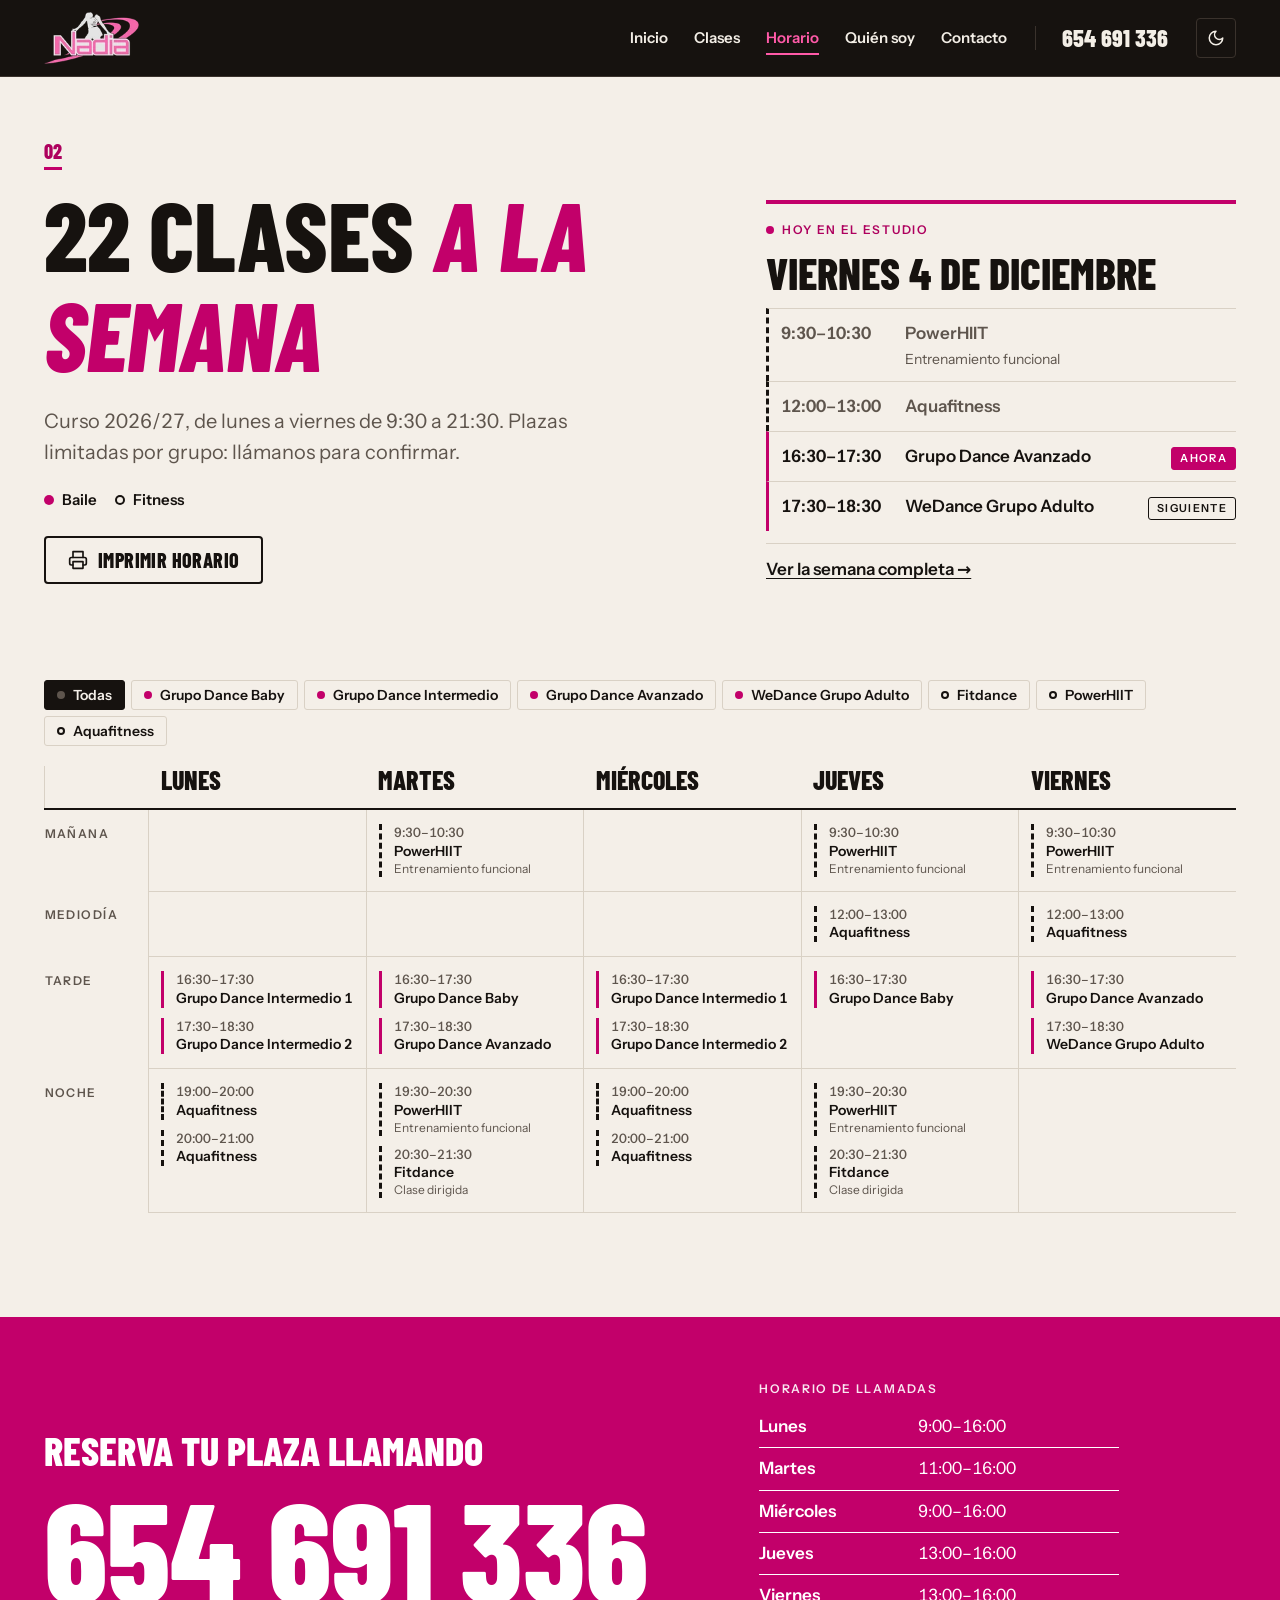
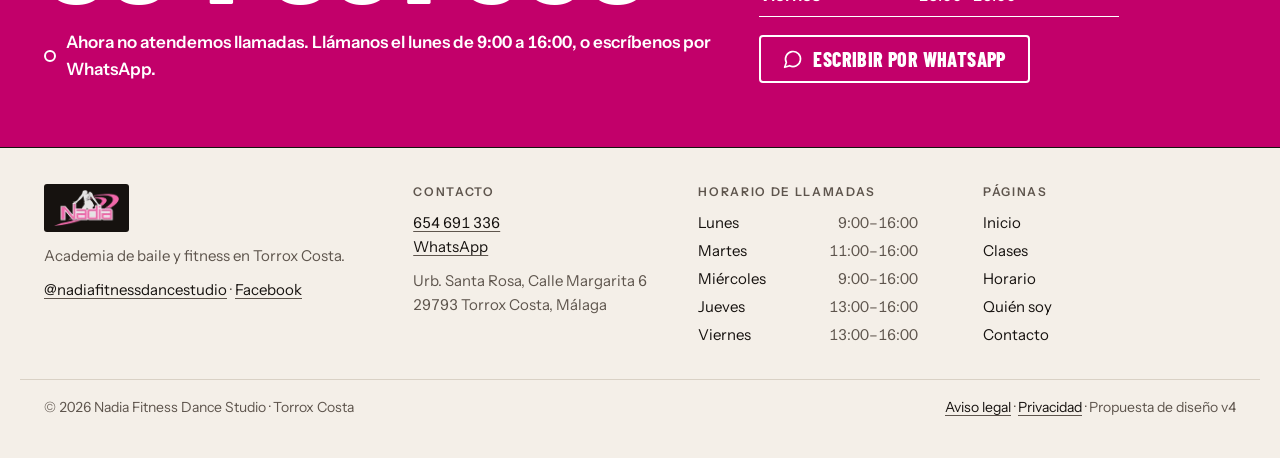
<file: horario/index.html>
<!doctype html>
<html lang="es">
<head>
<meta charset="utf-8">
<meta name="viewport" content="width=device-width, initial-scale=1">
<title>Horario curso 2026/27 · Nadia Fitness Dance Studio, Torrox Costa</title>
<meta name="description" content="Horario semanal de clases de baile y fitness en Torrox Costa, curso 2026/27, de lunes a viernes de 9:30 a 21:30.">
<!-- Design proposal v4: remove this line when it replaces the live site -->
<meta name="robots" content="noindex">
<link rel="canonical" href="https://negimaru.github.io/nadia-fitness-v4/horario/">
<meta property="og:url" content="https://negimaru.github.io/nadia-fitness-v4/horario/">
<meta property="og:type" content="website">
<meta property="og:locale" content="es_ES">
<meta property="og:site_name" content="Nadia Fitness Dance Studio">
<meta property="og:title" content="Horario curso 2026/27 · Nadia Fitness Dance Studio, Torrox Costa">
<meta property="og:description" content="Horario semanal de clases de baile y fitness en Torrox Costa, curso 2026/27, de lunes a viernes de 9:30 a 21:30.">
<meta property="og:image" content="https://negimaru.github.io/nadia-fitness-v4/assets/img/og-horario.jpg">
<meta property="og:image:width" content="1200">
<meta property="og:image:height" content="630">
<meta property="og:image:alt" content="Horario semanal de clases de Nadia Fitness Dance Studio, de lunes a viernes">
<meta name="twitter:card" content="summary_large_image">
<meta name="theme-color" content="#16120F">
<link rel="icon" href="../assets/img/favicon.svg?v=2" type="image/svg+xml">
<link rel="apple-touch-icon" href="../assets/img/apple-touch-icon.png">
<link rel="manifest" href="../site.webmanifest">
<script>document.documentElement.classList.add("js");try{var t=localStorage.getItem("nf4-theme");if(t)document.documentElement.setAttribute("data-theme",t)}catch(e){}</script>
<link rel="preload" href="../assets/fonts/barlow-condensed-800-normal-latin.woff2" as="font" type="font/woff2" crossorigin>
<link rel="preload" href="../assets/fonts/instrument-sans-normal-latin.woff2" as="font" type="font/woff2" crossorigin>
<link rel="stylesheet" href="../assets/css/site.css?v=3">
<script type="application/ld+json">{"@context": "https://schema.org", "@type": "SportsActivityLocation", "name": "Nadia Fitness Dance Studio", "description": "Academia de baile y fitness en Torrox Costa: grupos de dance por niveles, Fitdance, PowerHIIT y Aquafitness.", "url": "https://negimaru.github.io/nadia-fitness-v4/", "telephone": "+34654691336", "image": "https://negimaru.github.io/nadia-fitness-v4/assets/img/og-nadia-fitness.jpg", "address": {"@type": "PostalAddress", "streetAddress": "Urb. Santa Rosa, Calle Margarita 6", "postalCode": "29793", "addressLocality": "Torrox Costa", "addressRegion": "Málaga", "addressCountry": "ES"}, "geo": {"@type": "GeoCoordinates", "latitude": 36.734952643097586, "longitude": -3.973681796403784}, "hasMap": "https://maps.app.goo.gl/jp69zpacG6Zni4Du5", "areaServed": ["Torrox", "Torrox Costa", "Nerja", "Algarrobo"], "sameAs": ["https://www.instagram.com/nadiafitnessdancestudio/", "https://www.facebook.com/profile.php?id=61571423443783"], "openingHoursSpecification": [{"@type": "OpeningHoursSpecification", "dayOfWeek": ["Monday", "Tuesday", "Wednesday", "Thursday", "Friday"], "opens": "09:30", "closes": "21:30"}], "makesOffer": [{"@type": "Offer", "itemOffered": {"@type": "Service", "name": "Grupo Dance Baby", "description": "Los más pequeños de la academia se inician en el baile jugando: ritmo, coordinación y sus primeras coreografías en grupo."}}, {"@type": "Offer", "itemOffered": {"@type": "Service", "name": "Grupo Dance Intermedio", "description": "Dos grupos, Intermedio 1 e Intermedio 2, para quien ya tiene base y quiere seguir progresando en técnica y coreografía."}}, {"@type": "Offer", "itemOffered": {"@type": "Service", "name": "Grupo Dance Avanzado", "description": "Coreografías más exigentes para quien ya domina la base y quiere ir un paso más allá."}}, {"@type": "Offer", "itemOffered": {"@type": "Service", "name": "WeDance Grupo Adulto", "description": "Baile en grupo para adultos. Aprende coreografías, muévete y pásalo bien sin necesidad de experiencia previa."}}, {"@type": "Offer", "itemOffered": {"@type": "Service", "name": "Fitdance", "description": "Clase dirigida que mezcla fitness y baile: cardio a ritmo de coreografía para sudar sin darte cuenta."}}, {"@type": "Offer", "itemOffered": {"@type": "Service", "name": "PowerHIIT", "description": "Entrenamiento funcional de alta intensidad por intervalos. Tienes grupo de mañana y de tarde para encajarlo en tu semana."}}, {"@type": "Offer", "itemOffered": {"@type": "Service", "name": "Aquafitness", "description": "Ejercicio en el agua, en piscina exterior: trabajo cardiovascular y de tono muscular con bajo impacto en las articulaciones."}}]}</script>
<script src="../assets/js/site.js?v=1" defer></script>
</head>
<body>
<a class="skip" href="#main">Saltar al contenido</a>
<header class="band">
<div class="wrap band-in">
<a class="brand" href="../"><img src="../assets/img/logo-280.webp" srcset="../assets/img/logo-140.webp 140w, ../assets/img/logo-200.webp 200w, ../assets/img/logo-280.webp 280w, ../assets/img/logo-340.webp 340w, ../assets/img/logo-400.webp 400w" sizes="95px" alt="Nadia Fitness Dance Studio, inicio" width="110" height="60"></a>
<nav class="nav" aria-label="Principal">
<button class="burger" type="button" aria-expanded="false" aria-controls="menu" aria-label="Abrir menú"><span></span><span></span><span></span></button>
<ul id="menu"><li><a href="../"><span class="n n-blank" aria-hidden="true">00</span>Inicio</a></li><li><a href="../clases/"><span class="n" aria-hidden="true">01</span>Clases</a></li><li><a href="../horario/" aria-current="page"><span class="n" aria-hidden="true">02</span>Horario</a></li><li><a href="../quien-soy/"><span class="n" aria-hidden="true">03</span>Quién soy</a></li><li><a href="../contacto/"><span class="n" aria-hidden="true">04</span>Contacto</a></li><li class="menu-phone"><a href="tel:+34654691336">654 691 336</a></li></ul>
</nav>
<a class="band-phone" href="tel:+34654691336">654 691 336</a>
<button class="theme" type="button" aria-label="Cambiar a modo oscuro"><svg class="i i-moon" viewBox="0 0 24 24" fill="none" stroke="currentColor" stroke-width="2" stroke-linecap="round" stroke-linejoin="round" aria-hidden="true"><path d="M12 3a6 6 0 0 0 9 9 9 9 0 1 1-9-9Z"/></svg><svg class="i i-sun" viewBox="0 0 24 24" fill="none" stroke="currentColor" stroke-width="2" stroke-linecap="round" stroke-linejoin="round" aria-hidden="true"><circle cx="12" cy="12" r="4"/><path d="M12 2v2M12 20v2M4.93 4.93l1.41 1.41M17.66 17.66l1.41 1.41M2 12h2M20 12h2M6.34 17.66l-1.41 1.41M19.07 4.93l-1.41 1.41"/></svg></button>
</div>
</header>
<main id="main">
<section class="page-hero page-hero-split wrap">
<div>
<span class="sec-num">02</span>
<h1>22 clases <em>a la semana</em></h1>
<p class="lead">Curso 2026/27, de lunes a viernes de 9:30 a 21:30. Plazas limitadas por grupo: llámanos para confirmar.</p>
<p class="legend"><span><span class="dot dot-dance" aria-hidden="true"></span>Baile</span><span><span class="dot dot-fit" aria-hidden="true"></span>Fitness</span></p>
<p class="print-row"><button type="button" class="btn print-btn" data-print><svg class="i" viewBox="0 0 24 24" fill="none" stroke="currentColor" stroke-width="2" stroke-linecap="round" stroke-linejoin="round" aria-hidden="true"><polyline points="6 9 6 2 18 2 18 9"/><path d="M6 18H4a2 2 0 0 1-2-2v-5a2 2 0 0 1 2-2h16a2 2 0 0 1 2 2v5a2 2 0 0 1-2 2h-2"/><rect x="6" y="14" width="12" height="8"/></svg>Imprimir horario</button></p>
</div>
<aside class="today" aria-labelledby="today-title">
<p class="label"><span class="live" aria-hidden="true"></span>Hoy en el estudio</p>
<h2 class="today-date" id="today-title">De lunes a viernes</h2>
<p class="today-fallback">Clases de 9:30 a 21:30.</p>
<ol class="today-list"></ol>
<p class="today-foot"><a href="../horario/">Ver la semana completa →</a></p>
</aside>
</section>
<section class="wrap sec-plain" aria-labelledby="week-title">
<h2 id="week-title" class="sr-only">Horario semanal</h2>
<p class="print-only">Nadia Fitness Dance Studio · Urb. Santa Rosa, Calle Margarita 6, 29793 Torrox Costa · Tel. 654 691 336 · Curso 2026/27</p>
<div class="timetable" data-timetable>
<div class="filters" role="group" aria-label="Filtrar el horario por clase"><button type="button" class="filter" data-class="" aria-pressed="true">Todas</button><button type="button" class="filter f-dance" data-class="dance-baby" aria-pressed="false">Grupo Dance Baby</button><button type="button" class="filter f-dance" data-class="dance-intermedio" aria-pressed="false">Grupo Dance Intermedio</button><button type="button" class="filter f-dance" data-class="dance-avanzado" aria-pressed="false">Grupo Dance Avanzado</button><button type="button" class="filter f-dance" data-class="wedance-adultos" aria-pressed="false">WeDance Grupo Adulto</button><button type="button" class="filter f-fit" data-class="fitdance" aria-pressed="false">Fitdance</button><button type="button" class="filter f-fit" data-class="powerhiit" aria-pressed="false">PowerHIIT</button><button type="button" class="filter f-fit" data-class="aquafitness" aria-pressed="false">Aquafitness</button></div>
<p class="sr-only" aria-live="polite" data-filter-status></p>
<table class="tt"><caption class="sr-only">Horario semanal de clases, de lunes a viernes</caption>
<thead><tr><td></td><th scope="col">Lunes</th><th scope="col">Martes</th><th scope="col">Miércoles</th><th scope="col">Jueves</th><th scope="col">Viernes</th></tr></thead><tbody><tr><th scope="row">Mañana</th><td></td><td><ul><li class="tt-item tt-fit" data-class="powerhiit"><time>9:30–10:30</time>PowerHIIT<small>Entrenamiento funcional</small></li></ul></td><td></td><td><ul><li class="tt-item tt-fit" data-class="powerhiit"><time>9:30–10:30</time>PowerHIIT<small>Entrenamiento funcional</small></li></ul></td><td><ul><li class="tt-item tt-fit" data-class="powerhiit"><time>9:30–10:30</time>PowerHIIT<small>Entrenamiento funcional</small></li></ul></td></tr><tr><th scope="row">Mediodía</th><td></td><td></td><td></td><td><ul><li class="tt-item tt-fit" data-class="aquafitness"><time>12:00–13:00</time>Aquafitness</li></ul></td><td><ul><li class="tt-item tt-fit" data-class="aquafitness"><time>12:00–13:00</time>Aquafitness</li></ul></td></tr><tr><th scope="row">Tarde</th><td><ul><li class="tt-item tt-dance" data-class="dance-intermedio"><time>16:30–17:30</time>Grupo Dance Intermedio 1</li><li class="tt-item tt-dance" data-class="dance-intermedio"><time>17:30–18:30</time>Grupo Dance Intermedio 2</li></ul></td><td><ul><li class="tt-item tt-dance" data-class="dance-baby"><time>16:30–17:30</time>Grupo Dance Baby</li><li class="tt-item tt-dance" data-class="dance-avanzado"><time>17:30–18:30</time>Grupo Dance Avanzado</li></ul></td><td><ul><li class="tt-item tt-dance" data-class="dance-intermedio"><time>16:30–17:30</time>Grupo Dance Intermedio 1</li><li class="tt-item tt-dance" data-class="dance-intermedio"><time>17:30–18:30</time>Grupo Dance Intermedio 2</li></ul></td><td><ul><li class="tt-item tt-dance" data-class="dance-baby"><time>16:30–17:30</time>Grupo Dance Baby</li></ul></td><td><ul><li class="tt-item tt-dance" data-class="dance-avanzado"><time>16:30–17:30</time>Grupo Dance Avanzado</li><li class="tt-item tt-dance" data-class="wedance-adultos"><time>17:30–18:30</time>WeDance Grupo Adulto</li></ul></td></tr><tr><th scope="row">Noche</th><td><ul><li class="tt-item tt-fit" data-class="aquafitness"><time>19:00–20:00</time>Aquafitness</li><li class="tt-item tt-fit" data-class="aquafitness"><time>20:00–21:00</time>Aquafitness</li></ul></td><td><ul><li class="tt-item tt-fit" data-class="powerhiit"><time>19:30–20:30</time>PowerHIIT<small>Entrenamiento funcional</small></li><li class="tt-item tt-fit" data-class="fitdance"><time>20:30–21:30</time>Fitdance<small>Clase dirigida</small></li></ul></td><td><ul><li class="tt-item tt-fit" data-class="aquafitness"><time>19:00–20:00</time>Aquafitness</li><li class="tt-item tt-fit" data-class="aquafitness"><time>20:00–21:00</time>Aquafitness</li></ul></td><td><ul><li class="tt-item tt-fit" data-class="powerhiit"><time>19:30–20:30</time>PowerHIIT<small>Entrenamiento funcional</small></li><li class="tt-item tt-fit" data-class="fitdance"><time>20:30–21:30</time>Fitdance<small>Clase dirigida</small></li></ul></td><td></td></tr></tbody></table>
<div class="tt-tabs" role="tablist" aria-label="Día de la semana"><button type="button" class="tt-tab" role="tab" id="tt-t0" aria-controls="tt-p0" aria-selected="false" tabindex="-1"><b>Lun</b><span>4 clases</span></button><button type="button" class="tt-tab" role="tab" id="tt-t1" aria-controls="tt-p1" aria-selected="false" tabindex="-1"><b>Mar</b><span>5 clases</span></button><button type="button" class="tt-tab" role="tab" id="tt-t2" aria-controls="tt-p2" aria-selected="false" tabindex="-1"><b>Mié</b><span>4 clases</span></button><button type="button" class="tt-tab" role="tab" id="tt-t3" aria-controls="tt-p3" aria-selected="false" tabindex="-1"><b>Jue</b><span>5 clases</span></button><button type="button" class="tt-tab" role="tab" id="tt-t4" aria-controls="tt-p4" aria-selected="false" tabindex="-1"><b>Vie</b><span>4 clases</span></button></div>
<div class="tt-days"><div class="tt-day" id="tt-p0" role="tabpanel" aria-labelledby="tt-t0"><h3>Lunes</h3><ul><li class="tt-item tt-dance" data-class="dance-intermedio"><time>16:30–17:30</time>Grupo Dance Intermedio 1</li><li class="tt-item tt-dance" data-class="dance-intermedio"><time>17:30–18:30</time>Grupo Dance Intermedio 2</li><li class="tt-item tt-fit" data-class="aquafitness"><time>19:00–20:00</time>Aquafitness</li><li class="tt-item tt-fit" data-class="aquafitness"><time>20:00–21:00</time>Aquafitness</li></ul></div><div class="tt-day" id="tt-p1" role="tabpanel" aria-labelledby="tt-t1"><h3>Martes</h3><ul><li class="tt-item tt-fit" data-class="powerhiit"><time>9:30–10:30</time>PowerHIIT<small>Entrenamiento funcional</small></li><li class="tt-item tt-dance" data-class="dance-baby"><time>16:30–17:30</time>Grupo Dance Baby</li><li class="tt-item tt-dance" data-class="dance-avanzado"><time>17:30–18:30</time>Grupo Dance Avanzado</li><li class="tt-item tt-fit" data-class="powerhiit"><time>19:30–20:30</time>PowerHIIT<small>Entrenamiento funcional</small></li><li class="tt-item tt-fit" data-class="fitdance"><time>20:30–21:30</time>Fitdance<small>Clase dirigida</small></li></ul></div><div class="tt-day" id="tt-p2" role="tabpanel" aria-labelledby="tt-t2"><h3>Miércoles</h3><ul><li class="tt-item tt-dance" data-class="dance-intermedio"><time>16:30–17:30</time>Grupo Dance Intermedio 1</li><li class="tt-item tt-dance" data-class="dance-intermedio"><time>17:30–18:30</time>Grupo Dance Intermedio 2</li><li class="tt-item tt-fit" data-class="aquafitness"><time>19:00–20:00</time>Aquafitness</li><li class="tt-item tt-fit" data-class="aquafitness"><time>20:00–21:00</time>Aquafitness</li></ul></div><div class="tt-day" id="tt-p3" role="tabpanel" aria-labelledby="tt-t3"><h3>Jueves</h3><ul><li class="tt-item tt-fit" data-class="powerhiit"><time>9:30–10:30</time>PowerHIIT<small>Entrenamiento funcional</small></li><li class="tt-item tt-fit" data-class="aquafitness"><time>12:00–13:00</time>Aquafitness</li><li class="tt-item tt-dance" data-class="dance-baby"><time>16:30–17:30</time>Grupo Dance Baby</li><li class="tt-item tt-fit" data-class="powerhiit"><time>19:30–20:30</time>PowerHIIT<small>Entrenamiento funcional</small></li><li class="tt-item tt-fit" data-class="fitdance"><time>20:30–21:30</time>Fitdance<small>Clase dirigida</small></li></ul></div><div class="tt-day" id="tt-p4" role="tabpanel" aria-labelledby="tt-t4"><h3>Viernes</h3><ul><li class="tt-item tt-fit" data-class="powerhiit"><time>9:30–10:30</time>PowerHIIT<small>Entrenamiento funcional</small></li><li class="tt-item tt-fit" data-class="aquafitness"><time>12:00–13:00</time>Aquafitness</li><li class="tt-item tt-dance" data-class="dance-avanzado"><time>16:30–17:30</time>Grupo Dance Avanzado</li><li class="tt-item tt-dance" data-class="wedance-adultos"><time>17:30–18:30</time>WeDance Grupo Adulto</li></ul></div></div>
</div>
</section>
<section class="phone-block" aria-labelledby="phone-title">
<div class="wrap phone-in">
<div>
<h2 id="phone-title" class="phone-title">Reserva tu plaza llamando</h2>
<a class="phone-xl" href="tel:+34654691336">654 691 336</a>
<p class="call-status" data-call-status></p>
</div>
<div class="phone-side">
<h3 class="label">Horario de llamadas</h3>
<table class="calls"><tbody><tr><th scope="row">Lunes</th><td>9:00–16:00</td></tr><tr><th scope="row">Martes</th><td>11:00–16:00</td></tr><tr><th scope="row">Miércoles</th><td>9:00–16:00</td></tr><tr><th scope="row">Jueves</th><td>13:00–16:00</td></tr><tr><th scope="row">Viernes</th><td>13:00–16:00</td></tr></tbody></table>
<p><a class="btn btn-on-pink" href="https://wa.me/34654691336?text=%C2%A1Hola%21%20Quiero%20informaci%C3%B3n%20sobre%20las%20clases." target="_blank" rel="noopener"><svg class="i" viewBox="0 0 24 24" fill="none" stroke="currentColor" stroke-width="2" stroke-linecap="round" stroke-linejoin="round" aria-hidden="true"><path d="M7.9 20A9 9 0 1 0 4 16.1L2 22Z"/></svg>Escribir por WhatsApp<span class="sr-only"> (se abre en otra pestaña)</span></a></p>
</div>
</div>
</section>
</main>
<footer class="foot">
<div class="wrap foot-grid">
<div><img class="foot-logo" src="../assets/img/logo-280.webp" srcset="../assets/img/logo-140.webp 140w, ../assets/img/logo-200.webp 200w, ../assets/img/logo-280.webp 280w, ../assets/img/logo-340.webp 340w, ../assets/img/logo-400.webp 400w" sizes="95px" alt="" width="110" height="60" loading="lazy">
<p>Academia de baile y fitness en Torrox Costa.</p>
<p><a href="https://www.instagram.com/nadiafitnessdancestudio/" target="_blank" rel="noopener">@nadiafitnessdancestudio<span class="sr-only"> (se abre en otra pestaña)</span></a> · <a href="https://www.facebook.com/profile.php?id=61571423443783" target="_blank" rel="noopener">Facebook<span class="sr-only"> (se abre en otra pestaña)</span></a></p></div>
<div><h2 class="label">Contacto</h2><p><a href="tel:+34654691336">654 691 336</a><br><a href="https://wa.me/34654691336?text=%C2%A1Hola%21%20Quiero%20informaci%C3%B3n%20sobre%20las%20clases." target="_blank" rel="noopener">WhatsApp<span class="sr-only"> (se abre en otra pestaña)</span></a></p>
<p>Urb. Santa Rosa, Calle Margarita 6<br>29793 Torrox Costa, Málaga</p></div>
<div><h2 class="label">Horario de llamadas</h2><ul class="foot-calls"><li><span>Lunes</span><span>9:00–16:00</span></li><li><span>Martes</span><span>11:00–16:00</span></li><li><span>Miércoles</span><span>9:00–16:00</span></li><li><span>Jueves</span><span>13:00–16:00</span></li><li><span>Viernes</span><span>13:00–16:00</span></li></ul></div>
<div><h2 class="label">Páginas</h2><ul class="foot-pages"><li><a href="../">Inicio</a></li><li><a href="../clases/">Clases</a></li><li><a href="../horario/">Horario</a></li><li><a href="../quien-soy/">Quién soy</a></li><li><a href="../contacto/">Contacto</a></li></ul></div>
</div>
<div class="wrap foot-legal"><p>© <span id="year">2026</span> Nadia Fitness Dance Studio · Torrox Costa</p>
<p><a href="../aviso-legal/">Aviso legal</a> · <a href="../privacidad/">Privacidad</a> · Propuesta de diseño v4</p></div>
<nav class="callbar" aria-label="Contacto rápido"><a class="callbar-call" href="tel:+34654691336"><svg class="i" viewBox="0 0 24 24" fill="none" stroke="currentColor" stroke-width="2" stroke-linecap="round" stroke-linejoin="round" aria-hidden="true"><path d="M22 16.92v3a2 2 0 0 1-2.18 2 19.79 19.79 0 0 1-8.63-3.07 19.5 19.5 0 0 1-6-6 19.79 19.79 0 0 1-3.07-8.67A2 2 0 0 1 4.11 2h3a2 2 0 0 1 2 1.72 12.84 12.84 0 0 0 .7 2.81 2 2 0 0 1-.45 2.11L8.09 9.91a16 16 0 0 0 6 6l1.27-1.27a2 2 0 0 1 2.11-.45 12.84 12.84 0 0 0 2.81.7A2 2 0 0 1 22 16.92z"/></svg>Llamar</a><a class="callbar-wa" href="https://wa.me/34654691336?text=%C2%A1Hola%21%20Quiero%20informaci%C3%B3n%20sobre%20las%20clases." target="_blank" rel="noopener"><svg class="i" viewBox="0 0 24 24" fill="none" stroke="currentColor" stroke-width="2" stroke-linecap="round" stroke-linejoin="round" aria-hidden="true"><path d="M7.9 20A9 9 0 1 0 4 16.1L2 22Z"/></svg>WhatsApp<span class="sr-only"> (se abre en otra pestaña)</span></a></nav>
</footer>
<script type="application/json" id="nf-data">{"days": ["Lunes", "Martes", "Miércoles", "Jueves", "Viernes"], "callHours": [{"day": 0, "from": "9:00", "to": "16:00"}, {"day": 1, "from": "11:00", "to": "16:00"}, {"day": 2, "from": "9:00", "to": "16:00"}, {"day": 3, "from": "13:00", "to": "16:00"}, {"day": 4, "from": "13:00", "to": "16:00"}], "whatsapp": "https://wa.me/34654691336?text=%C2%A1Hola%21%20Quiero%20informaci%C3%B3n%20sobre%20las%20clases.", "sessions": [{"day": 1, "start": "9:30", "end": "10:30", "name": "PowerHIIT", "note": "Entrenamiento funcional", "type": "fit"}, {"day": 3, "start": "9:30", "end": "10:30", "name": "PowerHIIT", "note": "Entrenamiento funcional", "type": "fit"}, {"day": 4, "start": "9:30", "end": "10:30", "name": "PowerHIIT", "note": "Entrenamiento funcional", "type": "fit"}, {"day": 3, "start": "12:00", "end": "13:00", "name": "Aquafitness", "note": "", "type": "fit"}, {"day": 4, "start": "12:00", "end": "13:00", "name": "Aquafitness", "note": "", "type": "fit"}, {"day": 0, "start": "16:30", "end": "17:30", "name": "Grupo Dance Intermedio 1", "note": "", "type": "dance"}, {"day": 1, "start": "16:30", "end": "17:30", "name": "Grupo Dance Baby", "note": "", "type": "dance"}, {"day": 2, "start": "16:30", "end": "17:30", "name": "Grupo Dance Intermedio 1", "note": "", "type": "dance"}, {"day": 3, "start": "16:30", "end": "17:30", "name": "Grupo Dance Baby", "note": "", "type": "dance"}, {"day": 4, "start": "16:30", "end": "17:30", "name": "Grupo Dance Avanzado", "note": "", "type": "dance"}, {"day": 0, "start": "17:30", "end": "18:30", "name": "Grupo Dance Intermedio 2", "note": "", "type": "dance"}, {"day": 1, "start": "17:30", "end": "18:30", "name": "Grupo Dance Avanzado", "note": "", "type": "dance"}, {"day": 2, "start": "17:30", "end": "18:30", "name": "Grupo Dance Intermedio 2", "note": "", "type": "dance"}, {"day": 4, "start": "17:30", "end": "18:30", "name": "WeDance Grupo Adulto", "note": "", "type": "dance"}, {"day": 0, "start": "19:00", "end": "20:00", "name": "Aquafitness", "note": "", "type": "fit"}, {"day": 1, "start": "19:30", "end": "20:30", "name": "PowerHIIT", "note": "Entrenamiento funcional", "type": "fit"}, {"day": 2, "start": "19:00", "end": "20:00", "name": "Aquafitness", "note": "", "type": "fit"}, {"day": 3, "start": "19:30", "end": "20:30", "name": "PowerHIIT", "note": "Entrenamiento funcional", "type": "fit"}, {"day": 0, "start": "20:00", "end": "21:00", "name": "Aquafitness", "note": "", "type": "fit"}, {"day": 1, "start": "20:30", "end": "21:30", "name": "Fitdance", "note": "Clase dirigida", "type": "fit"}, {"day": 2, "start": "20:00", "end": "21:00", "name": "Aquafitness", "note": "", "type": "fit"}, {"day": 3, "start": "20:30", "end": "21:30", "name": "Fitdance", "note": "Clase dirigida", "type": "fit"}]}</script>
</body>
</html>
</file>
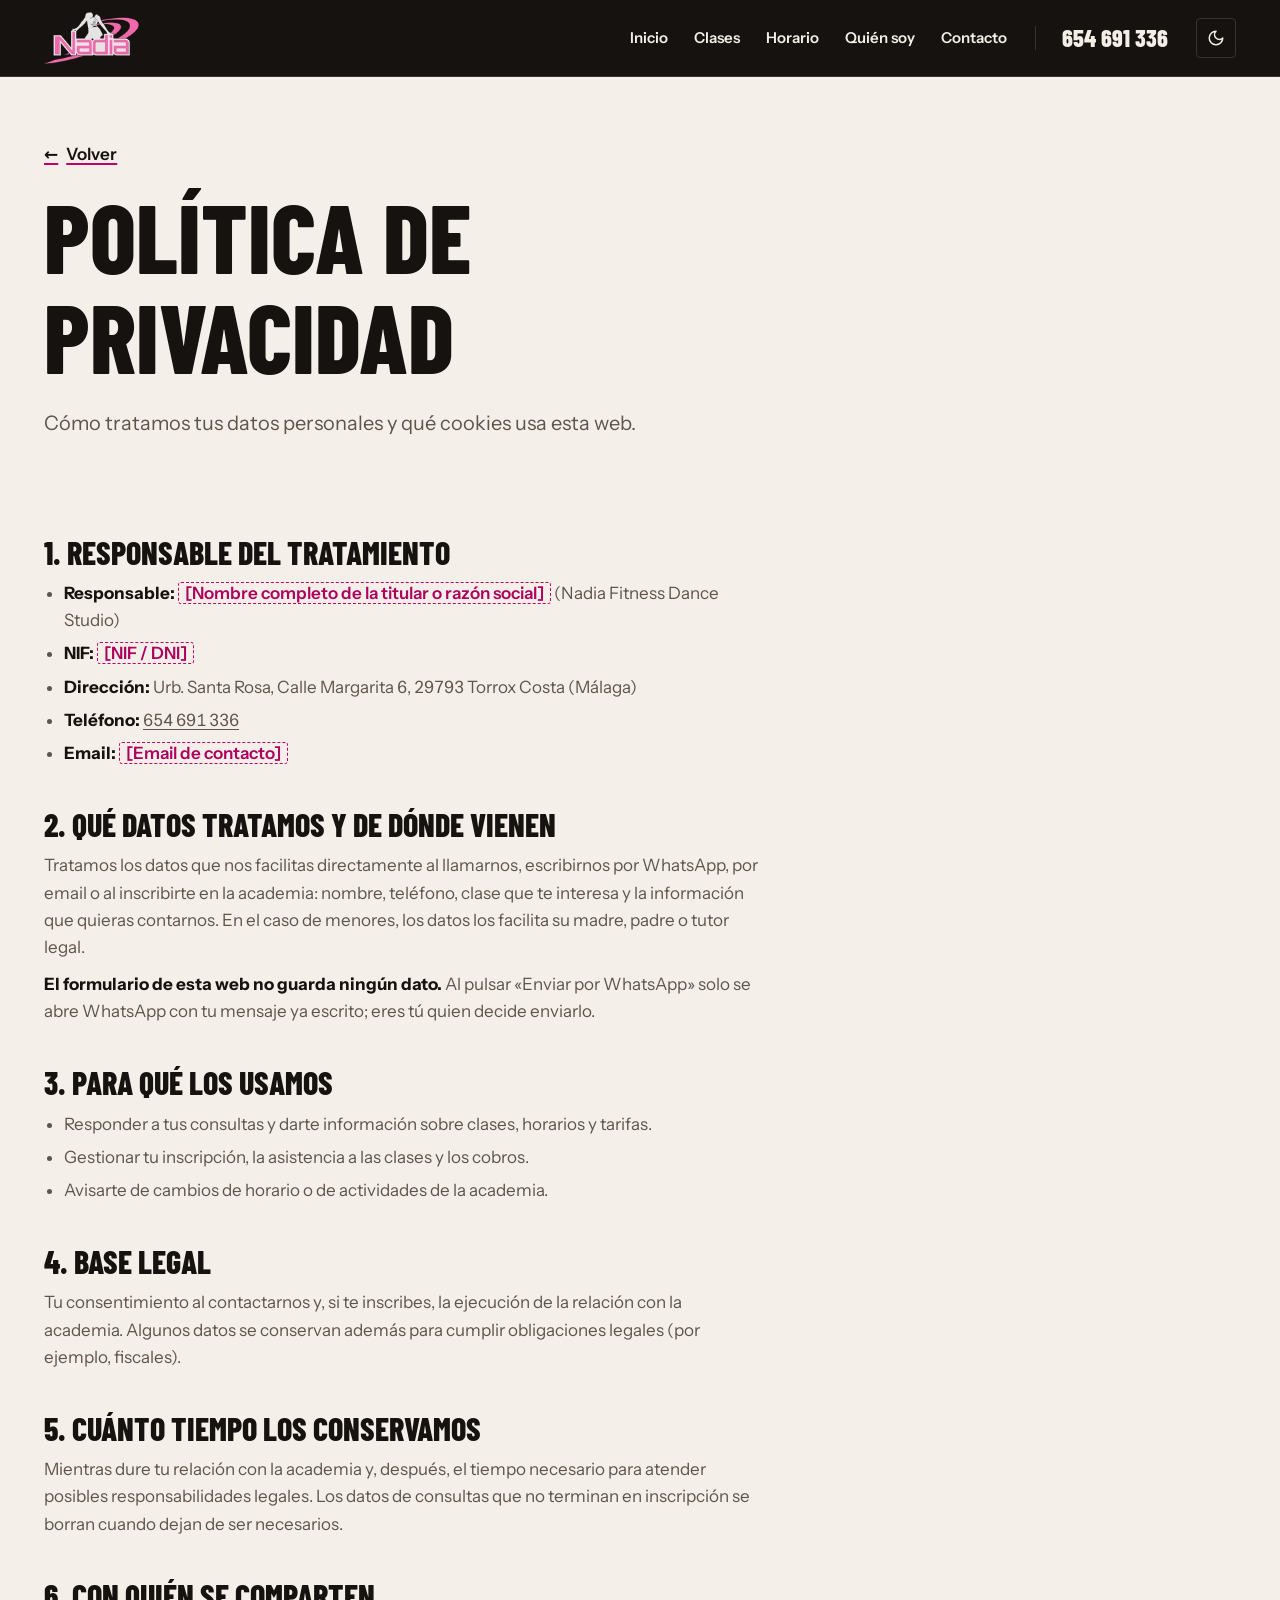
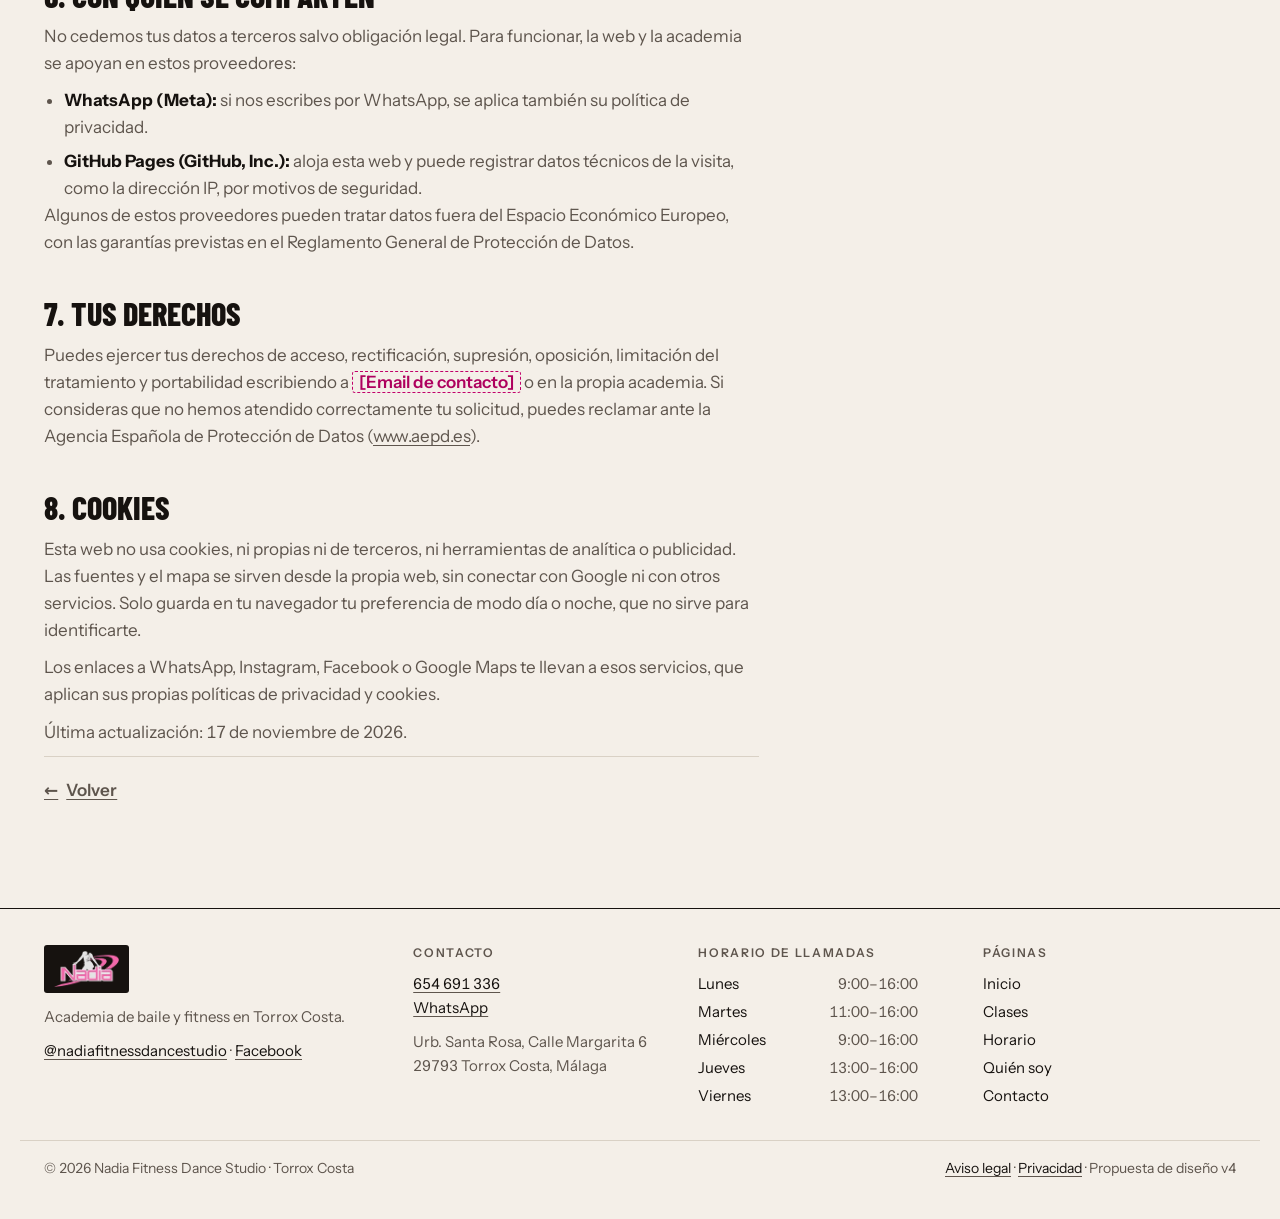
<file: privacidad/index.html>
<!doctype html>
<html lang="es">
<head>
<meta charset="utf-8">
<meta name="viewport" content="width=device-width, initial-scale=1">
<title>Política de privacidad · Nadia Fitness Dance Studio</title>
<meta name="description" content="Cómo tratamos tus datos personales y qué cookies usa esta web.">
<!-- Design proposal v4: remove this line when it replaces the live site -->
<meta name="robots" content="noindex">
<link rel="canonical" href="https://negimaru.github.io/nadia-fitness-v4/privacidad/">
<meta property="og:url" content="https://negimaru.github.io/nadia-fitness-v4/privacidad/">
<meta property="og:type" content="website">
<meta property="og:locale" content="es_ES">
<meta property="og:site_name" content="Nadia Fitness Dance Studio">
<meta property="og:title" content="Política de privacidad · Nadia Fitness Dance Studio">
<meta property="og:description" content="Cómo tratamos tus datos personales y qué cookies usa esta web.">
<meta property="og:image" content="https://negimaru.github.io/nadia-fitness-v4/assets/img/og-nadia-fitness.jpg">
<meta property="og:image:width" content="1200">
<meta property="og:image:height" content="630">
<meta property="og:image:alt" content="Logotipo de Nadia Fitness Dance Studio sobre bailarines">
<meta name="twitter:card" content="summary_large_image">
<meta name="theme-color" content="#16120F">
<link rel="icon" href="../assets/img/favicon.svg?v=2" type="image/svg+xml">
<link rel="apple-touch-icon" href="../assets/img/apple-touch-icon.png">
<link rel="manifest" href="../site.webmanifest">
<script>document.documentElement.classList.add("js");try{var t=localStorage.getItem("nf4-theme");if(t)document.documentElement.setAttribute("data-theme",t)}catch(e){}</script>
<link rel="preload" href="../assets/fonts/barlow-condensed-800-normal-latin.woff2" as="font" type="font/woff2" crossorigin>
<link rel="preload" href="../assets/fonts/instrument-sans-normal-latin.woff2" as="font" type="font/woff2" crossorigin>
<link rel="stylesheet" href="../assets/css/site.css?v=3">
<script type="application/ld+json">{"@context": "https://schema.org", "@type": "SportsActivityLocation", "name": "Nadia Fitness Dance Studio", "description": "Academia de baile y fitness en Torrox Costa: grupos de dance por niveles, Fitdance, PowerHIIT y Aquafitness.", "url": "https://negimaru.github.io/nadia-fitness-v4/", "telephone": "+34654691336", "image": "https://negimaru.github.io/nadia-fitness-v4/assets/img/og-nadia-fitness.jpg", "address": {"@type": "PostalAddress", "streetAddress": "Urb. Santa Rosa, Calle Margarita 6", "postalCode": "29793", "addressLocality": "Torrox Costa", "addressRegion": "Málaga", "addressCountry": "ES"}, "geo": {"@type": "GeoCoordinates", "latitude": 36.734952643097586, "longitude": -3.973681796403784}, "hasMap": "https://maps.app.goo.gl/jp69zpacG6Zni4Du5", "areaServed": ["Torrox", "Torrox Costa", "Nerja", "Algarrobo"], "sameAs": ["https://www.instagram.com/nadiafitnessdancestudio/", "https://www.facebook.com/profile.php?id=61571423443783"], "openingHoursSpecification": [{"@type": "OpeningHoursSpecification", "dayOfWeek": ["Monday", "Tuesday", "Wednesday", "Thursday", "Friday"], "opens": "09:30", "closes": "21:30"}], "makesOffer": [{"@type": "Offer", "itemOffered": {"@type": "Service", "name": "Grupo Dance Baby", "description": "Los más pequeños de la academia se inician en el baile jugando: ritmo, coordinación y sus primeras coreografías en grupo."}}, {"@type": "Offer", "itemOffered": {"@type": "Service", "name": "Grupo Dance Intermedio", "description": "Dos grupos, Intermedio 1 e Intermedio 2, para quien ya tiene base y quiere seguir progresando en técnica y coreografía."}}, {"@type": "Offer", "itemOffered": {"@type": "Service", "name": "Grupo Dance Avanzado", "description": "Coreografías más exigentes para quien ya domina la base y quiere ir un paso más allá."}}, {"@type": "Offer", "itemOffered": {"@type": "Service", "name": "WeDance Grupo Adulto", "description": "Baile en grupo para adultos. Aprende coreografías, muévete y pásalo bien sin necesidad de experiencia previa."}}, {"@type": "Offer", "itemOffered": {"@type": "Service", "name": "Fitdance", "description": "Clase dirigida que mezcla fitness y baile: cardio a ritmo de coreografía para sudar sin darte cuenta."}}, {"@type": "Offer", "itemOffered": {"@type": "Service", "name": "PowerHIIT", "description": "Entrenamiento funcional de alta intensidad por intervalos. Tienes grupo de mañana y de tarde para encajarlo en tu semana."}}, {"@type": "Offer", "itemOffered": {"@type": "Service", "name": "Aquafitness", "description": "Ejercicio en el agua, en piscina exterior: trabajo cardiovascular y de tono muscular con bajo impacto en las articulaciones."}}]}</script>
<script src="../assets/js/site.js?v=1" defer></script>
</head>
<body>
<a class="skip" href="#main">Saltar al contenido</a>
<header class="band">
<div class="wrap band-in">
<a class="brand" href="../"><img src="../assets/img/logo-280.webp" srcset="../assets/img/logo-140.webp 140w, ../assets/img/logo-200.webp 200w, ../assets/img/logo-280.webp 280w, ../assets/img/logo-340.webp 340w, ../assets/img/logo-400.webp 400w" sizes="95px" alt="Nadia Fitness Dance Studio, inicio" width="110" height="60"></a>
<nav class="nav" aria-label="Principal">
<button class="burger" type="button" aria-expanded="false" aria-controls="menu" aria-label="Abrir menú"><span></span><span></span><span></span></button>
<ul id="menu"><li><a href="../"><span class="n n-blank" aria-hidden="true">00</span>Inicio</a></li><li><a href="../clases/"><span class="n" aria-hidden="true">01</span>Clases</a></li><li><a href="../horario/"><span class="n" aria-hidden="true">02</span>Horario</a></li><li><a href="../quien-soy/"><span class="n" aria-hidden="true">03</span>Quién soy</a></li><li><a href="../contacto/"><span class="n" aria-hidden="true">04</span>Contacto</a></li><li class="menu-phone"><a href="tel:+34654691336">654 691 336</a></li></ul>
</nav>
<a class="band-phone" href="tel:+34654691336">654 691 336</a>
<button class="theme" type="button" aria-label="Cambiar a modo oscuro"><svg class="i i-moon" viewBox="0 0 24 24" fill="none" stroke="currentColor" stroke-width="2" stroke-linecap="round" stroke-linejoin="round" aria-hidden="true"><path d="M12 3a6 6 0 0 0 9 9 9 9 0 1 1-9-9Z"/></svg><svg class="i i-sun" viewBox="0 0 24 24" fill="none" stroke="currentColor" stroke-width="2" stroke-linecap="round" stroke-linejoin="round" aria-hidden="true"><circle cx="12" cy="12" r="4"/><path d="M12 2v2M12 20v2M4.93 4.93l1.41 1.41M17.66 17.66l1.41 1.41M2 12h2M20 12h2M6.34 17.66l-1.41 1.41M19.07 4.93l-1.41 1.41"/></svg></button>
</div>
</header>
<main id="main">
<section class="page-hero wrap">
<p class="back"><a class="back-link" href="../" data-back><span aria-hidden="true">←</span> Volver</a></p>
<h1>Política de privacidad</h1>
<p class="lead">Cómo tratamos tus datos personales y qué cookies usa esta web.</p>
</section>
<section class="wrap sec-plain prose">
<h2>1. Responsable del tratamiento</h2>
<ul>
<li><b>Responsable:</b> <mark class="ph-mark">[Nombre completo de la titular o razón social]</mark> (Nadia Fitness Dance Studio)</li>
<li><b>NIF:</b> <mark class="ph-mark">[NIF / DNI]</mark></li>
<li><b>Dirección:</b> Urb. Santa Rosa, Calle Margarita 6, 29793 Torrox Costa (Málaga)</li>
<li><b>Teléfono:</b> <a href="tel:+34654691336">654 691 336</a></li>
<li><b>Email:</b> <mark class="ph-mark">[Email de contacto]</mark></li>
</ul>
<h2>2. Qué datos tratamos y de dónde vienen</h2>
<p>Tratamos los datos que nos facilitas directamente al llamarnos, escribirnos por WhatsApp, por email o al inscribirte en la academia: nombre, teléfono, clase que te interesa y la información que quieras contarnos. En el caso de menores, los datos los facilita su madre, padre o tutor legal.</p>
<p><b>El formulario de esta web no guarda ningún dato.</b> Al pulsar «Enviar por WhatsApp» solo se abre WhatsApp con tu mensaje ya escrito; eres tú quien decide enviarlo.</p>
<h2>3. Para qué los usamos</h2>
<ul>
<li>Responder a tus consultas y darte información sobre clases, horarios y tarifas.</li>
<li>Gestionar tu inscripción, la asistencia a las clases y los cobros.</li>
<li>Avisarte de cambios de horario o de actividades de la academia.</li>
</ul>
<h2>4. Base legal</h2>
<p>Tu consentimiento al contactarnos y, si te inscribes, la ejecución de la relación con la academia. Algunos datos se conservan además para cumplir obligaciones legales (por ejemplo, fiscales).</p>
<h2>5. Cuánto tiempo los conservamos</h2>
<p>Mientras dure tu relación con la academia y, después, el tiempo necesario para atender posibles responsabilidades legales. Los datos de consultas que no terminan en inscripción se borran cuando dejan de ser necesarios.</p>
<h2>6. Con quién se comparten</h2>
<p>No cedemos tus datos a terceros salvo obligación legal. Para funcionar, la web y la academia se apoyan en estos proveedores:</p>
<ul>
<li><b>WhatsApp (Meta):</b> si nos escribes por WhatsApp, se aplica también su política de privacidad.</li>
<li><b>GitHub Pages (GitHub, Inc.):</b> aloja esta web y puede registrar datos técnicos de la visita, como la dirección IP, por motivos de seguridad.</li>
</ul>
<p>Algunos de estos proveedores pueden tratar datos fuera del Espacio Económico Europeo, con las garantías previstas en el Reglamento General de Protección de Datos.</p>
<h2>7. Tus derechos</h2>
<p>Puedes ejercer tus derechos de acceso, rectificación, supresión, oposición, limitación del tratamiento y portabilidad escribiendo a <mark class="ph-mark">[Email de contacto]</mark> o en la propia academia. Si consideras que no hemos atendido correctamente tu solicitud, puedes reclamar ante la Agencia Española de Protección de Datos (<a href="https://www.aepd.es" rel="noopener">www.aepd.es</a>).</p>
<h2>8. Cookies</h2>
<p>Esta web no usa cookies, ni propias ni de terceros, ni herramientas de analítica o publicidad. Las fuentes y el mapa se sirven desde la propia web, sin conectar con Google ni con otros servicios. Solo guarda en tu navegador tu preferencia de modo día o noche, que no sirve para identificarte.</p>
<p>Los enlaces a WhatsApp, Instagram, Facebook o Google Maps te llevan a esos servicios, que aplican sus propias políticas de privacidad y cookies.</p>
<p class="small">Última actualización: 17 de noviembre de 2026.</p>
<p class="back back-end"><a class="back-link" href="../" data-back><span aria-hidden="true">←</span> Volver</a></p>
</section>
</main>
<footer class="foot">
<div class="wrap foot-grid">
<div><img class="foot-logo" src="../assets/img/logo-280.webp" srcset="../assets/img/logo-140.webp 140w, ../assets/img/logo-200.webp 200w, ../assets/img/logo-280.webp 280w, ../assets/img/logo-340.webp 340w, ../assets/img/logo-400.webp 400w" sizes="95px" alt="" width="110" height="60" loading="lazy">
<p>Academia de baile y fitness en Torrox Costa.</p>
<p><a href="https://www.instagram.com/nadiafitnessdancestudio/" target="_blank" rel="noopener">@nadiafitnessdancestudio<span class="sr-only"> (se abre en otra pestaña)</span></a> · <a href="https://www.facebook.com/profile.php?id=61571423443783" target="_blank" rel="noopener">Facebook<span class="sr-only"> (se abre en otra pestaña)</span></a></p></div>
<div><h2 class="label">Contacto</h2><p><a href="tel:+34654691336">654 691 336</a><br><a href="https://wa.me/34654691336?text=%C2%A1Hola%21%20Quiero%20informaci%C3%B3n%20sobre%20las%20clases." target="_blank" rel="noopener">WhatsApp<span class="sr-only"> (se abre en otra pestaña)</span></a></p>
<p>Urb. Santa Rosa, Calle Margarita 6<br>29793 Torrox Costa, Málaga</p></div>
<div><h2 class="label">Horario de llamadas</h2><ul class="foot-calls"><li><span>Lunes</span><span>9:00–16:00</span></li><li><span>Martes</span><span>11:00–16:00</span></li><li><span>Miércoles</span><span>9:00–16:00</span></li><li><span>Jueves</span><span>13:00–16:00</span></li><li><span>Viernes</span><span>13:00–16:00</span></li></ul></div>
<div><h2 class="label">Páginas</h2><ul class="foot-pages"><li><a href="../">Inicio</a></li><li><a href="../clases/">Clases</a></li><li><a href="../horario/">Horario</a></li><li><a href="../quien-soy/">Quién soy</a></li><li><a href="../contacto/">Contacto</a></li></ul></div>
</div>
<div class="wrap foot-legal"><p>© <span id="year">2026</span> Nadia Fitness Dance Studio · Torrox Costa</p>
<p><a href="../aviso-legal/">Aviso legal</a> · <a href="../privacidad/">Privacidad</a> · Propuesta de diseño v4</p></div>
<nav class="callbar" aria-label="Contacto rápido"><a class="callbar-call" href="tel:+34654691336"><svg class="i" viewBox="0 0 24 24" fill="none" stroke="currentColor" stroke-width="2" stroke-linecap="round" stroke-linejoin="round" aria-hidden="true"><path d="M22 16.92v3a2 2 0 0 1-2.18 2 19.79 19.79 0 0 1-8.63-3.07 19.5 19.5 0 0 1-6-6 19.79 19.79 0 0 1-3.07-8.67A2 2 0 0 1 4.11 2h3a2 2 0 0 1 2 1.72 12.84 12.84 0 0 0 .7 2.81 2 2 0 0 1-.45 2.11L8.09 9.91a16 16 0 0 0 6 6l1.27-1.27a2 2 0 0 1 2.11-.45 12.84 12.84 0 0 0 2.81.7A2 2 0 0 1 22 16.92z"/></svg>Llamar</a><a class="callbar-wa" href="https://wa.me/34654691336?text=%C2%A1Hola%21%20Quiero%20informaci%C3%B3n%20sobre%20las%20clases." target="_blank" rel="noopener"><svg class="i" viewBox="0 0 24 24" fill="none" stroke="currentColor" stroke-width="2" stroke-linecap="round" stroke-linejoin="round" aria-hidden="true"><path d="M7.9 20A9 9 0 1 0 4 16.1L2 22Z"/></svg>WhatsApp<span class="sr-only"> (se abre en otra pestaña)</span></a></nav>
</footer>
<script type="application/json" id="nf-data">{"days": ["Lunes", "Martes", "Miércoles", "Jueves", "Viernes"], "callHours": [{"day": 0, "from": "9:00", "to": "16:00"}, {"day": 1, "from": "11:00", "to": "16:00"}, {"day": 2, "from": "9:00", "to": "16:00"}, {"day": 3, "from": "13:00", "to": "16:00"}, {"day": 4, "from": "13:00", "to": "16:00"}], "whatsapp": "https://wa.me/34654691336?text=%C2%A1Hola%21%20Quiero%20informaci%C3%B3n%20sobre%20las%20clases.", "sessions": [{"day": 1, "start": "9:30", "end": "10:30", "name": "PowerHIIT", "note": "Entrenamiento funcional", "type": "fit"}, {"day": 3, "start": "9:30", "end": "10:30", "name": "PowerHIIT", "note": "Entrenamiento funcional", "type": "fit"}, {"day": 4, "start": "9:30", "end": "10:30", "name": "PowerHIIT", "note": "Entrenamiento funcional", "type": "fit"}, {"day": 3, "start": "12:00", "end": "13:00", "name": "Aquafitness", "note": "", "type": "fit"}, {"day": 4, "start": "12:00", "end": "13:00", "name": "Aquafitness", "note": "", "type": "fit"}, {"day": 0, "start": "16:30", "end": "17:30", "name": "Grupo Dance Intermedio 1", "note": "", "type": "dance"}, {"day": 1, "start": "16:30", "end": "17:30", "name": "Grupo Dance Baby", "note": "", "type": "dance"}, {"day": 2, "start": "16:30", "end": "17:30", "name": "Grupo Dance Intermedio 1", "note": "", "type": "dance"}, {"day": 3, "start": "16:30", "end": "17:30", "name": "Grupo Dance Baby", "note": "", "type": "dance"}, {"day": 4, "start": "16:30", "end": "17:30", "name": "Grupo Dance Avanzado", "note": "", "type": "dance"}, {"day": 0, "start": "17:30", "end": "18:30", "name": "Grupo Dance Intermedio 2", "note": "", "type": "dance"}, {"day": 1, "start": "17:30", "end": "18:30", "name": "Grupo Dance Avanzado", "note": "", "type": "dance"}, {"day": 2, "start": "17:30", "end": "18:30", "name": "Grupo Dance Intermedio 2", "note": "", "type": "dance"}, {"day": 4, "start": "17:30", "end": "18:30", "name": "WeDance Grupo Adulto", "note": "", "type": "dance"}, {"day": 0, "start": "19:00", "end": "20:00", "name": "Aquafitness", "note": "", "type": "fit"}, {"day": 1, "start": "19:30", "end": "20:30", "name": "PowerHIIT", "note": "Entrenamiento funcional", "type": "fit"}, {"day": 2, "start": "19:00", "end": "20:00", "name": "Aquafitness", "note": "", "type": "fit"}, {"day": 3, "start": "19:30", "end": "20:30", "name": "PowerHIIT", "note": "Entrenamiento funcional", "type": "fit"}, {"day": 0, "start": "20:00", "end": "21:00", "name": "Aquafitness", "note": "", "type": "fit"}, {"day": 1, "start": "20:30", "end": "21:30", "name": "Fitdance", "note": "Clase dirigida", "type": "fit"}, {"day": 2, "start": "20:00", "end": "21:00", "name": "Aquafitness", "note": "", "type": "fit"}, {"day": 3, "start": "20:30", "end": "21:30", "name": "Fitdance", "note": "Clase dirigida", "type": "fit"}]}</script>
</body>
</html>
</file>
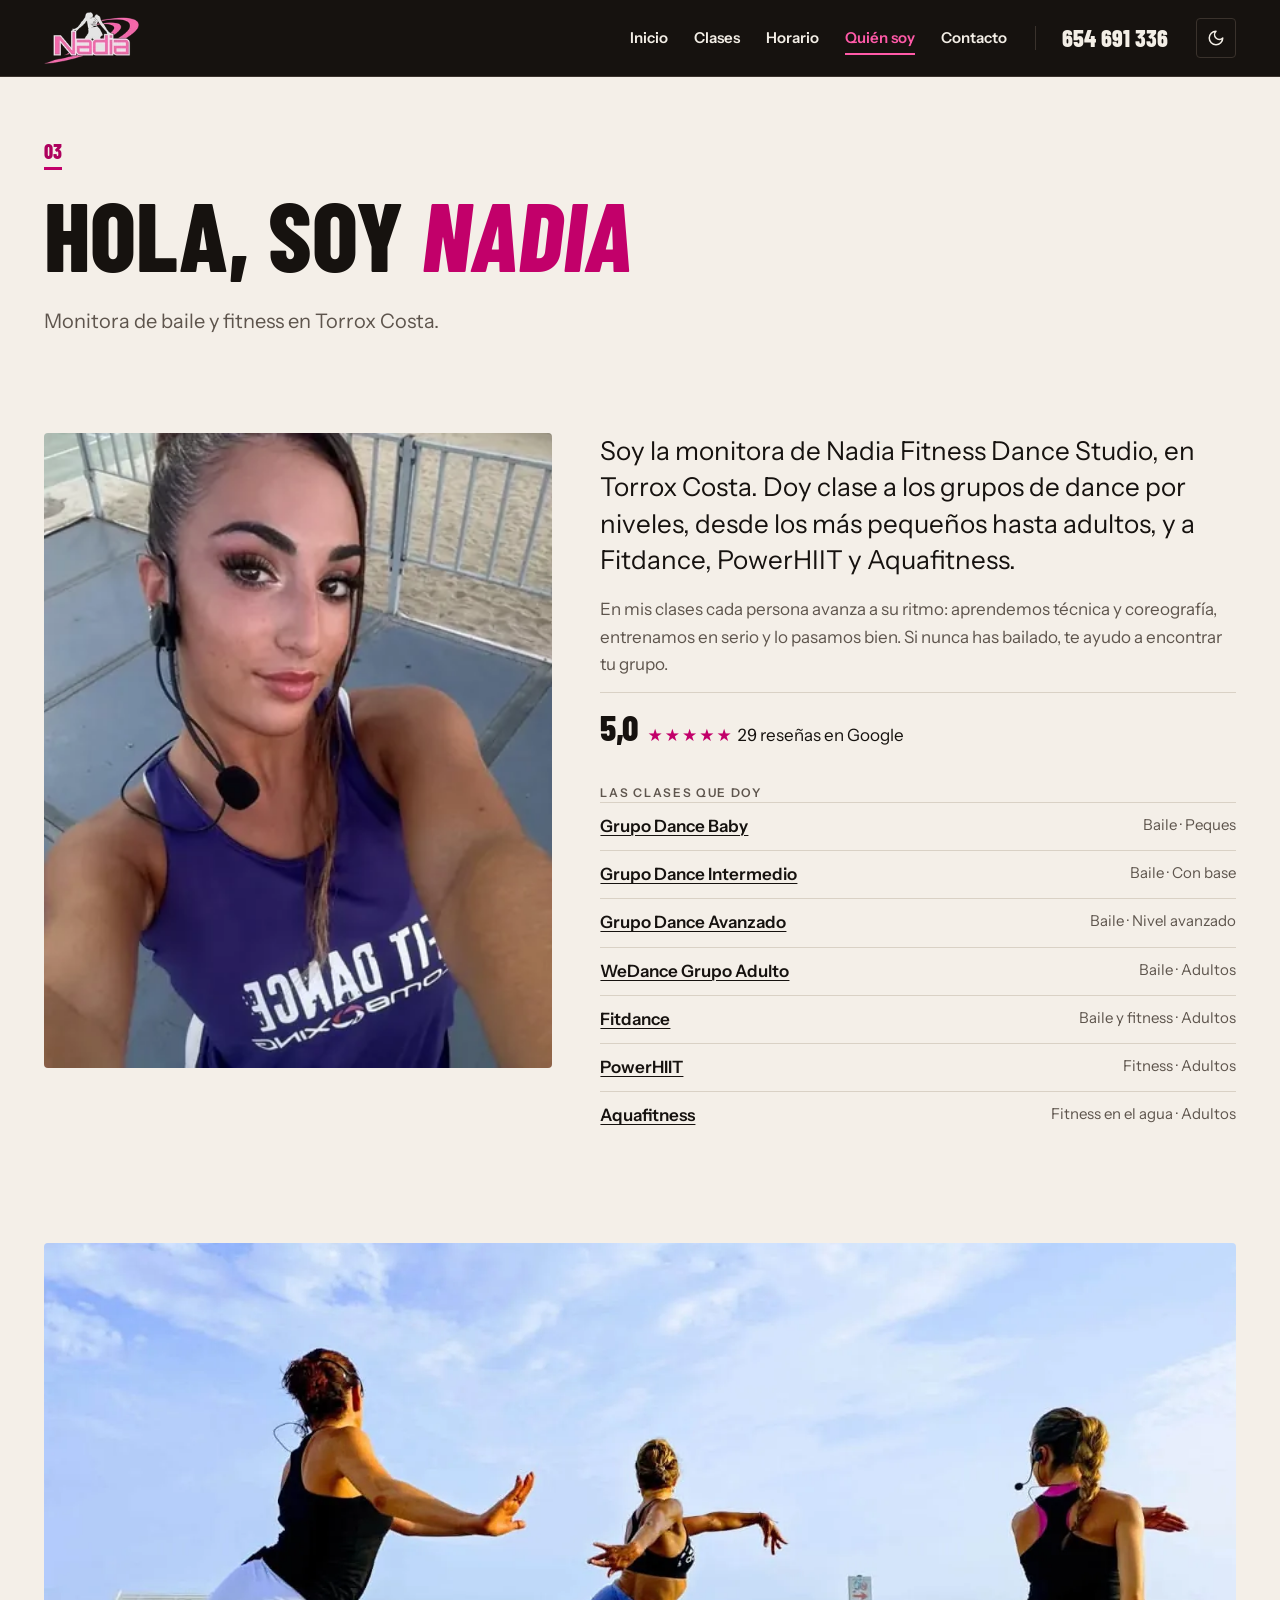
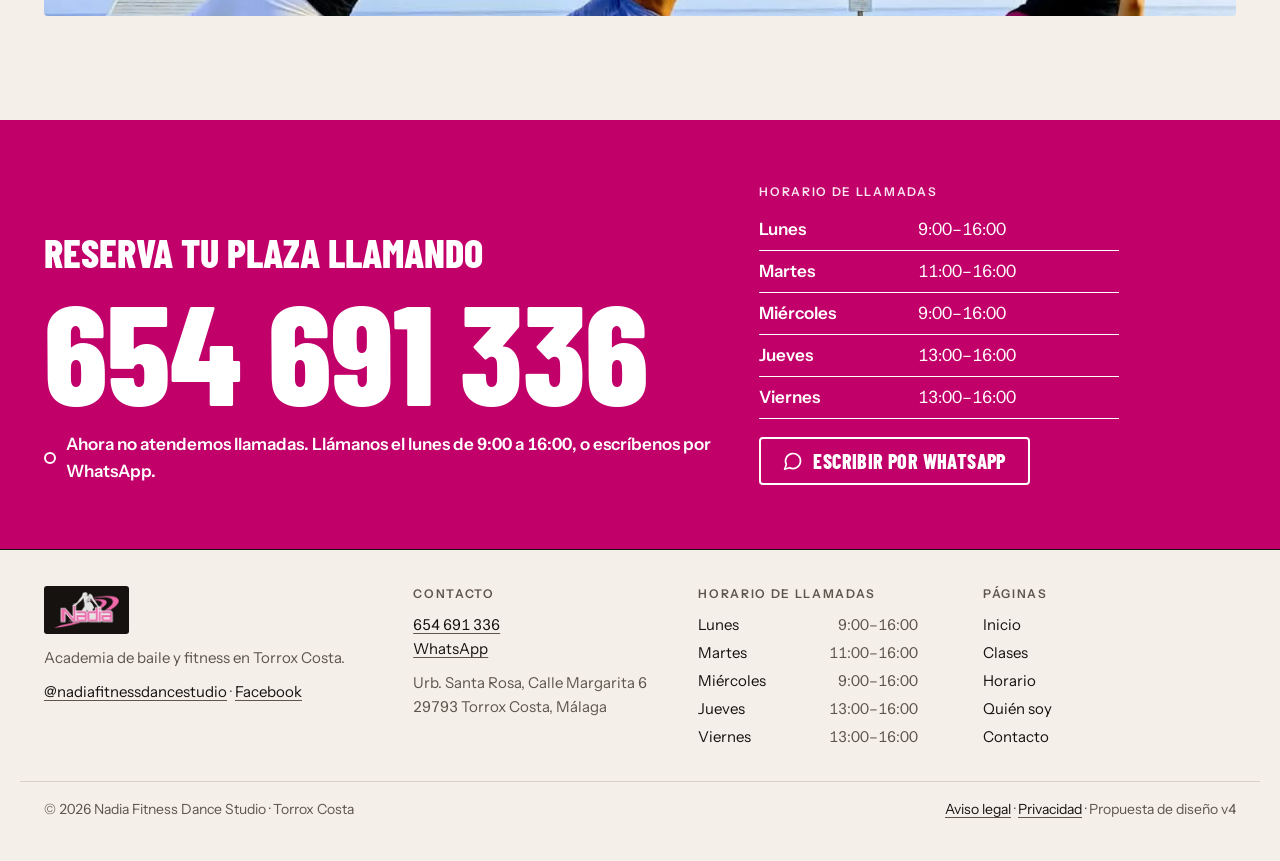
<file: quien-soy/index.html>
<!doctype html>
<html lang="es">
<head>
<meta charset="utf-8">
<meta name="viewport" content="width=device-width, initial-scale=1">
<title>Quién soy · Nadia, monitora de baile y fitness en Torrox Costa</title>
<meta name="description" content="Nadia, monitora de Nadia Fitness Dance Studio en Torrox Costa: grupos de dance por niveles, Fitdance, PowerHIIT y Aquafitness.">
<!-- Design proposal v4: remove this line when it replaces the live site -->
<meta name="robots" content="noindex">
<link rel="canonical" href="https://negimaru.github.io/nadia-fitness-v4/quien-soy/">
<meta property="og:url" content="https://negimaru.github.io/nadia-fitness-v4/quien-soy/">
<meta property="og:type" content="website">
<meta property="og:locale" content="es_ES">
<meta property="og:site_name" content="Nadia Fitness Dance Studio">
<meta property="og:title" content="Quién soy · Nadia, monitora de baile y fitness en Torrox Costa">
<meta property="og:description" content="Nadia, monitora de Nadia Fitness Dance Studio en Torrox Costa: grupos de dance por niveles, Fitdance, PowerHIIT y Aquafitness.">
<meta property="og:image" content="https://negimaru.github.io/nadia-fitness-v4/assets/img/og-nadia-fitness.jpg">
<meta property="og:image:width" content="1200">
<meta property="og:image:height" content="630">
<meta property="og:image:alt" content="Logotipo de Nadia Fitness Dance Studio sobre bailarines">
<meta name="twitter:card" content="summary_large_image">
<meta name="theme-color" content="#16120F">
<link rel="icon" href="../assets/img/favicon.svg?v=2" type="image/svg+xml">
<link rel="apple-touch-icon" href="../assets/img/apple-touch-icon.png">
<link rel="manifest" href="../site.webmanifest">
<script>document.documentElement.classList.add("js");try{var t=localStorage.getItem("nf4-theme");if(t)document.documentElement.setAttribute("data-theme",t)}catch(e){}</script>
<link rel="preload" href="../assets/fonts/barlow-condensed-800-normal-latin.woff2" as="font" type="font/woff2" crossorigin>
<link rel="preload" href="../assets/fonts/instrument-sans-normal-latin.woff2" as="font" type="font/woff2" crossorigin>
<link rel="stylesheet" href="../assets/css/site.css?v=3">
<script type="application/ld+json">{"@context": "https://schema.org", "@type": "SportsActivityLocation", "name": "Nadia Fitness Dance Studio", "description": "Academia de baile y fitness en Torrox Costa: grupos de dance por niveles, Fitdance, PowerHIIT y Aquafitness.", "url": "https://negimaru.github.io/nadia-fitness-v4/", "telephone": "+34654691336", "image": "https://negimaru.github.io/nadia-fitness-v4/assets/img/og-nadia-fitness.jpg", "address": {"@type": "PostalAddress", "streetAddress": "Urb. Santa Rosa, Calle Margarita 6", "postalCode": "29793", "addressLocality": "Torrox Costa", "addressRegion": "Málaga", "addressCountry": "ES"}, "geo": {"@type": "GeoCoordinates", "latitude": 36.734952643097586, "longitude": -3.973681796403784}, "hasMap": "https://maps.app.goo.gl/jp69zpacG6Zni4Du5", "areaServed": ["Torrox", "Torrox Costa", "Nerja", "Algarrobo"], "sameAs": ["https://www.instagram.com/nadiafitnessdancestudio/", "https://www.facebook.com/profile.php?id=61571423443783"], "openingHoursSpecification": [{"@type": "OpeningHoursSpecification", "dayOfWeek": ["Monday", "Tuesday", "Wednesday", "Thursday", "Friday"], "opens": "09:30", "closes": "21:30"}], "makesOffer": [{"@type": "Offer", "itemOffered": {"@type": "Service", "name": "Grupo Dance Baby", "description": "Los más pequeños de la academia se inician en el baile jugando: ritmo, coordinación y sus primeras coreografías en grupo."}}, {"@type": "Offer", "itemOffered": {"@type": "Service", "name": "Grupo Dance Intermedio", "description": "Dos grupos, Intermedio 1 e Intermedio 2, para quien ya tiene base y quiere seguir progresando en técnica y coreografía."}}, {"@type": "Offer", "itemOffered": {"@type": "Service", "name": "Grupo Dance Avanzado", "description": "Coreografías más exigentes para quien ya domina la base y quiere ir un paso más allá."}}, {"@type": "Offer", "itemOffered": {"@type": "Service", "name": "WeDance Grupo Adulto", "description": "Baile en grupo para adultos. Aprende coreografías, muévete y pásalo bien sin necesidad de experiencia previa."}}, {"@type": "Offer", "itemOffered": {"@type": "Service", "name": "Fitdance", "description": "Clase dirigida que mezcla fitness y baile: cardio a ritmo de coreografía para sudar sin darte cuenta."}}, {"@type": "Offer", "itemOffered": {"@type": "Service", "name": "PowerHIIT", "description": "Entrenamiento funcional de alta intensidad por intervalos. Tienes grupo de mañana y de tarde para encajarlo en tu semana."}}, {"@type": "Offer", "itemOffered": {"@type": "Service", "name": "Aquafitness", "description": "Ejercicio en el agua, en piscina exterior: trabajo cardiovascular y de tono muscular con bajo impacto en las articulaciones."}}]}</script>
<script src="../assets/js/site.js?v=1" defer></script>
</head>
<body>
<a class="skip" href="#main">Saltar al contenido</a>
<header class="band">
<div class="wrap band-in">
<a class="brand" href="../"><img src="../assets/img/logo-280.webp" srcset="../assets/img/logo-140.webp 140w, ../assets/img/logo-200.webp 200w, ../assets/img/logo-280.webp 280w, ../assets/img/logo-340.webp 340w, ../assets/img/logo-400.webp 400w" sizes="95px" alt="Nadia Fitness Dance Studio, inicio" width="110" height="60"></a>
<nav class="nav" aria-label="Principal">
<button class="burger" type="button" aria-expanded="false" aria-controls="menu" aria-label="Abrir menú"><span></span><span></span><span></span></button>
<ul id="menu"><li><a href="../"><span class="n n-blank" aria-hidden="true">00</span>Inicio</a></li><li><a href="../clases/"><span class="n" aria-hidden="true">01</span>Clases</a></li><li><a href="../horario/"><span class="n" aria-hidden="true">02</span>Horario</a></li><li><a href="../quien-soy/" aria-current="page"><span class="n" aria-hidden="true">03</span>Quién soy</a></li><li><a href="../contacto/"><span class="n" aria-hidden="true">04</span>Contacto</a></li><li class="menu-phone"><a href="tel:+34654691336">654 691 336</a></li></ul>
</nav>
<a class="band-phone" href="tel:+34654691336">654 691 336</a>
<button class="theme" type="button" aria-label="Cambiar a modo oscuro"><svg class="i i-moon" viewBox="0 0 24 24" fill="none" stroke="currentColor" stroke-width="2" stroke-linecap="round" stroke-linejoin="round" aria-hidden="true"><path d="M12 3a6 6 0 0 0 9 9 9 9 0 1 1-9-9Z"/></svg><svg class="i i-sun" viewBox="0 0 24 24" fill="none" stroke="currentColor" stroke-width="2" stroke-linecap="round" stroke-linejoin="round" aria-hidden="true"><circle cx="12" cy="12" r="4"/><path d="M12 2v2M12 20v2M4.93 4.93l1.41 1.41M17.66 17.66l1.41 1.41M2 12h2M20 12h2M6.34 17.66l-1.41 1.41M19.07 4.93l-1.41 1.41"/></svg></button>
</div>
</header>
<main id="main">
<section class="page-hero wrap">
<span class="sec-num">03</span>
<h1>Hola, soy <em>Nadia</em></h1>
<p class="lead">Monitora de baile y fitness en Torrox Costa.</p>

</section>
<section class="wrap sec-plain">
<div class="nadia">
<img class="nadia-photo" src="../assets/img/monitora-fitdance.webp" srcset="../assets/img/monitora-fitdance-480.webp 480w, ../assets/img/monitora-fitdance-640.webp 640w, ../assets/img/monitora-fitdance.webp 840w" sizes="(max-width: 860px) 100vw, 420px" alt="Nadia, monitora de Nadia Fitness Dance Studio, con micrófono antes de una clase" width="840" height="840" fetchpriority="high">
<div>
<!-- TODO: replace with Nadia's own words (background, training, years teaching) -->
<p class="big">Soy la monitora de Nadia Fitness Dance Studio, en Torrox Costa. Doy clase a los grupos de dance por niveles, desde los más pequeños hasta adultos, y a Fitdance, PowerHIIT y Aquafitness.</p>
<p>En mis clases cada persona avanza a su ritmo: aprendemos técnica y coreografía, entrenamos en serio y lo pasamos bien. Si nunca has bailado, te ayudo a encontrar tu grupo.</p>
<p class="rating"><a href="https://www.google.com/maps/search/?api=1&amp;query=Nadia%20Fitness%20Dance%20Studio%20Torrox" target="_blank" rel="noopener"><b>5,0</b> <span class="stars" aria-hidden="true">★★★★★</span> 29 reseñas en Google<span class="sr-only"> (se abre en otra pestaña)</span></a></p>
<h2 class="label nadia-sub">Las clases que doy</h2>
<ul class="plain-list"><li><a href="../clases/#dance-baby">Grupo Dance Baby</a><span>Baile · Peques</span></li><li><a href="../clases/#dance-intermedio">Grupo Dance Intermedio</a><span>Baile · Con base</span></li><li><a href="../clases/#dance-avanzado">Grupo Dance Avanzado</a><span>Baile · Nivel avanzado</span></li><li><a href="../clases/#wedance-adultos">WeDance Grupo Adulto</a><span>Baile · Adultos</span></li><li><a href="../clases/#fitdance">Fitdance</a><span>Baile y fitness · Adultos</span></li><li><a href="../clases/#powerhiit">PowerHIIT</a><span>Fitness · Adultos</span></li><li><a href="../clases/#aquafitness">Aquafitness</a><span>Fitness en el agua · Adultos</span></li></ul>
</div>
</div>
</section>
<figure class="wrap banner"><img class="banner-img" src="../assets/img/clase-aire-libre-2.webp" srcset="../assets/img/clase-aire-libre-2-800.webp 800w, ../assets/img/clase-aire-libre-2.webp 1600w" sizes="(max-width: 860px) 100vw, 1200px" alt="Tres monitoras de espaldas, en plena coreografía, dirigen una clase de baile al aire libre junto al mar" width="1600" height="478" loading="lazy"></figure>
<section class="phone-block" aria-labelledby="phone-title">
<div class="wrap phone-in">
<div>
<h2 id="phone-title" class="phone-title">Reserva tu plaza llamando</h2>
<a class="phone-xl" href="tel:+34654691336">654 691 336</a>
<p class="call-status" data-call-status></p>
</div>
<div class="phone-side">
<h3 class="label">Horario de llamadas</h3>
<table class="calls"><tbody><tr><th scope="row">Lunes</th><td>9:00–16:00</td></tr><tr><th scope="row">Martes</th><td>11:00–16:00</td></tr><tr><th scope="row">Miércoles</th><td>9:00–16:00</td></tr><tr><th scope="row">Jueves</th><td>13:00–16:00</td></tr><tr><th scope="row">Viernes</th><td>13:00–16:00</td></tr></tbody></table>
<p><a class="btn btn-on-pink" href="https://wa.me/34654691336?text=%C2%A1Hola%21%20Quiero%20informaci%C3%B3n%20sobre%20las%20clases." target="_blank" rel="noopener"><svg class="i" viewBox="0 0 24 24" fill="none" stroke="currentColor" stroke-width="2" stroke-linecap="round" stroke-linejoin="round" aria-hidden="true"><path d="M7.9 20A9 9 0 1 0 4 16.1L2 22Z"/></svg>Escribir por WhatsApp<span class="sr-only"> (se abre en otra pestaña)</span></a></p>
</div>
</div>
</section>
</main>
<footer class="foot">
<div class="wrap foot-grid">
<div><img class="foot-logo" src="../assets/img/logo-280.webp" srcset="../assets/img/logo-140.webp 140w, ../assets/img/logo-200.webp 200w, ../assets/img/logo-280.webp 280w, ../assets/img/logo-340.webp 340w, ../assets/img/logo-400.webp 400w" sizes="95px" alt="" width="110" height="60" loading="lazy">
<p>Academia de baile y fitness en Torrox Costa.</p>
<p><a href="https://www.instagram.com/nadiafitnessdancestudio/" target="_blank" rel="noopener">@nadiafitnessdancestudio<span class="sr-only"> (se abre en otra pestaña)</span></a> · <a href="https://www.facebook.com/profile.php?id=61571423443783" target="_blank" rel="noopener">Facebook<span class="sr-only"> (se abre en otra pestaña)</span></a></p></div>
<div><h2 class="label">Contacto</h2><p><a href="tel:+34654691336">654 691 336</a><br><a href="https://wa.me/34654691336?text=%C2%A1Hola%21%20Quiero%20informaci%C3%B3n%20sobre%20las%20clases." target="_blank" rel="noopener">WhatsApp<span class="sr-only"> (se abre en otra pestaña)</span></a></p>
<p>Urb. Santa Rosa, Calle Margarita 6<br>29793 Torrox Costa, Málaga</p></div>
<div><h2 class="label">Horario de llamadas</h2><ul class="foot-calls"><li><span>Lunes</span><span>9:00–16:00</span></li><li><span>Martes</span><span>11:00–16:00</span></li><li><span>Miércoles</span><span>9:00–16:00</span></li><li><span>Jueves</span><span>13:00–16:00</span></li><li><span>Viernes</span><span>13:00–16:00</span></li></ul></div>
<div><h2 class="label">Páginas</h2><ul class="foot-pages"><li><a href="../">Inicio</a></li><li><a href="../clases/">Clases</a></li><li><a href="../horario/">Horario</a></li><li><a href="../quien-soy/">Quién soy</a></li><li><a href="../contacto/">Contacto</a></li></ul></div>
</div>
<div class="wrap foot-legal"><p>© <span id="year">2026</span> Nadia Fitness Dance Studio · Torrox Costa</p>
<p><a href="../aviso-legal/">Aviso legal</a> · <a href="../privacidad/">Privacidad</a> · Propuesta de diseño v4</p></div>
<nav class="callbar" aria-label="Contacto rápido"><a class="callbar-call" href="tel:+34654691336"><svg class="i" viewBox="0 0 24 24" fill="none" stroke="currentColor" stroke-width="2" stroke-linecap="round" stroke-linejoin="round" aria-hidden="true"><path d="M22 16.92v3a2 2 0 0 1-2.18 2 19.79 19.79 0 0 1-8.63-3.07 19.5 19.5 0 0 1-6-6 19.79 19.79 0 0 1-3.07-8.67A2 2 0 0 1 4.11 2h3a2 2 0 0 1 2 1.72 12.84 12.84 0 0 0 .7 2.81 2 2 0 0 1-.45 2.11L8.09 9.91a16 16 0 0 0 6 6l1.27-1.27a2 2 0 0 1 2.11-.45 12.84 12.84 0 0 0 2.81.7A2 2 0 0 1 22 16.92z"/></svg>Llamar</a><a class="callbar-wa" href="https://wa.me/34654691336?text=%C2%A1Hola%21%20Quiero%20informaci%C3%B3n%20sobre%20las%20clases." target="_blank" rel="noopener"><svg class="i" viewBox="0 0 24 24" fill="none" stroke="currentColor" stroke-width="2" stroke-linecap="round" stroke-linejoin="round" aria-hidden="true"><path d="M7.9 20A9 9 0 1 0 4 16.1L2 22Z"/></svg>WhatsApp<span class="sr-only"> (se abre en otra pestaña)</span></a></nav>
</footer>
<script type="application/json" id="nf-data">{"days": ["Lunes", "Martes", "Miércoles", "Jueves", "Viernes"], "callHours": [{"day": 0, "from": "9:00", "to": "16:00"}, {"day": 1, "from": "11:00", "to": "16:00"}, {"day": 2, "from": "9:00", "to": "16:00"}, {"day": 3, "from": "13:00", "to": "16:00"}, {"day": 4, "from": "13:00", "to": "16:00"}], "whatsapp": "https://wa.me/34654691336?text=%C2%A1Hola%21%20Quiero%20informaci%C3%B3n%20sobre%20las%20clases.", "sessions": [{"day": 1, "start": "9:30", "end": "10:30", "name": "PowerHIIT", "note": "Entrenamiento funcional", "type": "fit"}, {"day": 3, "start": "9:30", "end": "10:30", "name": "PowerHIIT", "note": "Entrenamiento funcional", "type": "fit"}, {"day": 4, "start": "9:30", "end": "10:30", "name": "PowerHIIT", "note": "Entrenamiento funcional", "type": "fit"}, {"day": 3, "start": "12:00", "end": "13:00", "name": "Aquafitness", "note": "", "type": "fit"}, {"day": 4, "start": "12:00", "end": "13:00", "name": "Aquafitness", "note": "", "type": "fit"}, {"day": 0, "start": "16:30", "end": "17:30", "name": "Grupo Dance Intermedio 1", "note": "", "type": "dance"}, {"day": 1, "start": "16:30", "end": "17:30", "name": "Grupo Dance Baby", "note": "", "type": "dance"}, {"day": 2, "start": "16:30", "end": "17:30", "name": "Grupo Dance Intermedio 1", "note": "", "type": "dance"}, {"day": 3, "start": "16:30", "end": "17:30", "name": "Grupo Dance Baby", "note": "", "type": "dance"}, {"day": 4, "start": "16:30", "end": "17:30", "name": "Grupo Dance Avanzado", "note": "", "type": "dance"}, {"day": 0, "start": "17:30", "end": "18:30", "name": "Grupo Dance Intermedio 2", "note": "", "type": "dance"}, {"day": 1, "start": "17:30", "end": "18:30", "name": "Grupo Dance Avanzado", "note": "", "type": "dance"}, {"day": 2, "start": "17:30", "end": "18:30", "name": "Grupo Dance Intermedio 2", "note": "", "type": "dance"}, {"day": 4, "start": "17:30", "end": "18:30", "name": "WeDance Grupo Adulto", "note": "", "type": "dance"}, {"day": 0, "start": "19:00", "end": "20:00", "name": "Aquafitness", "note": "", "type": "fit"}, {"day": 1, "start": "19:30", "end": "20:30", "name": "PowerHIIT", "note": "Entrenamiento funcional", "type": "fit"}, {"day": 2, "start": "19:00", "end": "20:00", "name": "Aquafitness", "note": "", "type": "fit"}, {"day": 3, "start": "19:30", "end": "20:30", "name": "PowerHIIT", "note": "Entrenamiento funcional", "type": "fit"}, {"day": 0, "start": "20:00", "end": "21:00", "name": "Aquafitness", "note": "", "type": "fit"}, {"day": 1, "start": "20:30", "end": "21:30", "name": "Fitdance", "note": "Clase dirigida", "type": "fit"}, {"day": 2, "start": "20:00", "end": "21:00", "name": "Aquafitness", "note": "", "type": "fit"}, {"day": 3, "start": "20:30", "end": "21:30", "name": "Fitdance", "note": "Clase dirigida", "type": "fit"}]}</script>
</body>
</html>
</file>
<file: assets/css/site.css>
/* Self-hosted fonts (SIL Open Font License 1.1): Barlow Condensed 800 (display), Instrument Sans (text). */
/* latin-ext */
@font-face {
  font-family: 'Barlow Condensed';
  font-style: italic;
  font-weight: 800;
  font-display: swap;
  src: url(../fonts/barlow-condensed-800-italic-latin-ext.woff2) format('woff2');
  unicode-range: U+0100-02BA, U+02BD-02C5, U+02C7-02CC, U+02CE-02D7, U+02DD-02FF, U+0304, U+0308, U+0329, U+1D00-1DBF, U+1E00-1E9F, U+1EF2-1EFF, U+2020, U+20A0-20AB, U+20AD-20C4, U+2113, U+2C60-2C7F, U+A720-A7FF;
}
/* latin */
@font-face {
  font-family: 'Barlow Condensed';
  font-style: italic;
  font-weight: 800;
  font-display: swap;
  src: url(../fonts/barlow-condensed-800-italic-latin.woff2) format('woff2');
  unicode-range: U+0000-00FF, U+0131, U+0152-0153, U+02BB-02BC, U+02C6, U+02DA, U+02DC, U+0304, U+0308, U+0329, U+2000-206F, U+20AC, U+2122, U+2191, U+2193, U+2212, U+2215, U+FEFF, U+FFFD;
}
/* latin-ext */
@font-face {
  font-family: 'Barlow Condensed';
  font-style: normal;
  font-weight: 800;
  font-display: swap;
  src: url(../fonts/barlow-condensed-800-normal-latin-ext.woff2) format('woff2');
  unicode-range: U+0100-02BA, U+02BD-02C5, U+02C7-02CC, U+02CE-02D7, U+02DD-02FF, U+0304, U+0308, U+0329, U+1D00-1DBF, U+1E00-1E9F, U+1EF2-1EFF, U+2020, U+20A0-20AB, U+20AD-20C4, U+2113, U+2C60-2C7F, U+A720-A7FF;
}
/* latin */
@font-face {
  font-family: 'Barlow Condensed';
  font-style: normal;
  font-weight: 800;
  font-display: swap;
  src: url(../fonts/barlow-condensed-800-normal-latin.woff2) format('woff2');
  unicode-range: U+0000-00FF, U+0131, U+0152-0153, U+02BB-02BC, U+02C6, U+02DA, U+02DC, U+0304, U+0308, U+0329, U+2000-206F, U+20AC, U+2122, U+2191, U+2193, U+2212, U+2215, U+FEFF, U+FFFD;
}
/* latin-ext */
@font-face {
  font-family: 'Instrument Sans';
  font-style: normal;
  font-weight: 400 700;
  font-stretch: 100%;
  font-display: swap;
  src: url(../fonts/instrument-sans-normal-latin-ext.woff2) format('woff2');
  unicode-range: U+0100-02BA, U+02BD-02C5, U+02C7-02CC, U+02CE-02D7, U+02DD-02FF, U+0304, U+0308, U+0329, U+1D00-1DBF, U+1E00-1E9F, U+1EF2-1EFF, U+2020, U+20A0-20AB, U+20AD-20C4, U+2113, U+2C60-2C7F, U+A720-A7FF;
}
/* latin */
@font-face {
  font-family: 'Instrument Sans';
  font-style: normal;
  font-weight: 400 700;
  font-stretch: 100%;
  font-display: swap;
  src: url(../fonts/instrument-sans-normal-latin.woff2) format('woff2');
  unicode-range: U+0000-00FF, U+0131, U+0152-0153, U+02BB-02BC, U+02C6, U+02DA, U+02DC, U+0304, U+0308, U+0329, U+2000-206F, U+20AC, U+2122, U+2191, U+2193, U+2212, U+2215, U+FEFF, U+FFFD;
}

/* Nadia Fitness Dance Studio — v4. Read DESIGN.md first; use only these tokens. */

:root {
  --paper: #F4EFE8; --ink: #16120F; --muted: #5E554D; --rule: #D9D1C5;
  --pink: #C2006A; --pink-text: #AE005E; --on-pink: #FFFFFF;
  --band: #16120F; --band-ink: #F3EEE6; --band-pink: #FF5AA8; --band-rule: #3A322C;
  --ok: #2F8F4E;
  --display: "Barlow Condensed", "Arial Narrow", sans-serif;
  --text: "Instrument Sans", system-ui, sans-serif;
  --wrap: 1240px; --gutter: 24px; --sec: 104px; --measure: 65ch;
  --map-filter: grayscale(.2);
  color-scheme: light;
}
@media (prefers-color-scheme: dark) {
  :root:not([data-theme="light"]) {
    --paper: #17130F; --ink: #F3EEE6; --muted: #A89E93; --rule: #3A322C;
    --pink: #FF5AA8; --pink-text: #FF5AA8; --on-pink: #17130F;
    --map-filter: invert(.9) hue-rotate(180deg) saturate(.55) brightness(.95);
    color-scheme: dark;
  }
}
:root[data-theme="dark"] {
  --paper: #17130F; --ink: #F3EEE6; --muted: #A89E93; --rule: #3A322C;
  --pink: #FF5AA8; --pink-text: #FF5AA8; --on-pink: #17130F;
  --map-filter: invert(.9) hue-rotate(180deg) saturate(.55) brightness(.95);
  color-scheme: dark;
}

/* ---------- Base ---------- */
*, *::before, *::after { box-sizing: border-box; }
html { scroll-behavior: smooth; scroll-padding-top: 96px; }
body { margin: 0; background: var(--paper); color: var(--ink); font: 400 17px/1.6 var(--text); font-variant-numeric: tabular-nums; -webkit-font-smoothing: antialiased; }
img { max-width: 100%; height: auto; display: block; }
a { color: inherit; text-decoration-thickness: 1px; text-underline-offset: 3px; }
a:hover { color: var(--pink-text); }
:focus-visible { outline: 2px solid var(--pink); outline-offset: 3px; }
h1, h2, h3, h4, p { margin: 0; }
h1, h2, h3, h4 { font-weight: 800; }
ul, ol { margin: 0; padding: 0; list-style: none; }
.sr-only { position: absolute; width: 1px; height: 1px; overflow: hidden; clip: rect(0 0 0 0); white-space: nowrap; }
.skip { position: absolute; left: -9999px; }
.skip:focus { left: 16px; top: 16px; z-index: 50; background: var(--pink); color: var(--on-pink); padding: 10px 14px; }
@media (prefers-reduced-motion: reduce) { html { scroll-behavior: auto; } *, *::before { animation: none !important; transition: none !important; } }
.wrap { max-width: var(--wrap); margin: 0 auto; padding: 0 var(--gutter); }
.i { width: 20px; height: 20px; flex: none; }
.label { font: 600 12px/1.4 var(--text); letter-spacing: .14em; text-transform: uppercase; color: var(--muted); }
.dot { display: inline-block; width: 10px; height: 10px; border-radius: 50%; flex: none; }
.dot-dance { background: var(--pink); }
.dot-fit { box-shadow: inset 0 0 0 2px var(--ink); }   /* ring, not only a colour (rule 9) */
.legend { display: flex; gap: 18px; font-weight: 600; font-size: 15px; }
.legend > span { display: inline-flex; align-items: center; gap: 8px; }

/* ---------- Buttons: one pill (Llamar), the rest rectangular ---------- */
.btn-primary, .btn { display: inline-flex; align-items: center; justify-content: center; gap: 10px; min-height: 48px; padding: 0 22px; font: 800 20px/1 var(--display); text-transform: uppercase; letter-spacing: .02em; text-decoration: none; cursor: pointer; }
.btn-primary { background: var(--pink); color: var(--on-pink); border: 0; border-radius: 999px; }
.btn-primary:hover { color: var(--on-pink); filter: brightness(.92); }
.btn { background: transparent; color: var(--ink); border: 2px solid var(--ink); border-radius: 4px; }
.btn:hover { background: var(--ink); color: var(--paper); }
.link-cta { display: inline-flex; gap: 8px; font-weight: 600; font-size: 17px; text-decoration: underline; text-decoration-color: var(--pink); text-decoration-thickness: 2px; }
.link-quiet { text-decoration-color: var(--rule); }

/* ---------- Header band (always dark: the logo is drawn for black) ---------- */
.band { position: sticky; top: 0; z-index: 20; background: var(--band); color: var(--band-ink); border-bottom: 1px solid var(--band-rule); }
.band :focus-visible { outline-color: var(--band-pink); }
.band-in { display: flex; align-items: center; gap: 28px; height: 76px; }
.brand img { height: 52px; width: auto; }
.nav { margin-left: auto; }
.nav ul { display: flex; gap: 26px; }
.nav a { color: var(--band-ink); text-decoration: none; font-weight: 600; font-size: 15px; padding: 6px 0; border-bottom: 2px solid transparent; }
.nav a:hover { color: var(--band-pink); }
.nav a[aria-current="page"] { color: var(--band-pink); border-bottom-color: var(--band-pink); }
.n, .menu-phone, .burger { display: none; }
.band-phone { color: var(--band-ink); text-decoration: none; font: 800 24px/1 var(--display); padding-left: 26px; border-left: 1px solid var(--band-rule); }
.band-phone:hover { color: var(--band-pink); }
.theme { width: 40px; height: 40px; display: grid; place-items: center; flex: none; background: transparent; color: var(--band-ink); border: 1px solid var(--band-rule); border-radius: 4px; cursor: pointer; }
.theme:hover { border-color: var(--band-ink); }
.theme svg { width: 18px; height: 18px; }
.theme .i-sun, [data-theme="dark"] .theme .i-moon { display: none; }
[data-theme="dark"] .theme .i-sun { display: block; }
html:not(.js) .theme { display: none; }

/* ---------- Hero: headline left, live board right ---------- */
.hero { display: grid; grid-template-columns: minmax(0, 7fr) minmax(0, 5fr); gap: 64px; align-items: end; padding-top: 80px; padding-bottom: 56px; }
.hero h1 { font: 800 104px/1.04 var(--display); text-transform: uppercase; letter-spacing: -.005em; }
h1 em, .page-hero h1 em { font-style: italic; color: var(--pink); }   /* one italic accent word, like the logo */
.lead { font-size: 20px; line-height: 1.55; color: var(--muted); max-width: 46ch; margin-top: 22px; }
.hero-actions { display: flex; flex-wrap: wrap; align-items: center; gap: 24px; margin-top: 32px; }

.today { border-top: 4px solid var(--pink); padding-top: 18px; }
.today .label { display: flex; align-items: center; gap: 8px; color: var(--pink-text); }
.live { width: 8px; height: 8px; border-radius: 50%; background: var(--pink); animation: pulse 2s ease-in-out 2; }   /* stops after 4s (rule 14) */
@keyframes pulse { 50% { opacity: .25; } }
.today-date { font: 800 44px/1.08 var(--display); text-transform: uppercase; margin: 10px 0 12px; }
.today-fallback { color: var(--muted); }
.today-list li { display: grid; grid-template-columns: 112px minmax(0, 1fr) auto; gap: 12px; align-items: baseline; padding: 11px 0 11px 12px; border-top: 1px solid var(--rule); border-left: 3px solid var(--pink); }
.today-list li.tt-fit { border-left-style: dashed; border-left-color: var(--ink); }
.today-list time { font-weight: 600; white-space: nowrap; }
.today-list .t-name { font-weight: 600; }
.today-list .t-note { display: block; font-size: 14px; color: var(--muted); font-weight: 400; }
.today-list .t-state { font: 600 11px/1 var(--text); letter-spacing: .12em; text-transform: uppercase; padding: 5px 8px; border: 1px solid var(--ink); border-radius: 3px; }
.today-list li.is-now .t-state { background: var(--pink); border-color: var(--pink); color: var(--on-pink); }
.today-list li.is-past { color: var(--muted); }
.today-foot { margin-top: 12px; border-top: 1px solid var(--rule); padding-top: 12px; font-weight: 600; }

.banner { margin: 0 auto var(--sec); }
.banner-img { width: 100%; aspect-ratio: 16 / 5; object-fit: cover; object-position: 50% 40%; border-radius: 4px; }

/* ---------- Numbered sections ---------- */
.sec { display: grid; grid-template-columns: minmax(0, 3fr) minmax(0, 9fr); gap: var(--gutter); padding-top: 28px; padding-bottom: var(--sec); position: relative; }
.sec::before { content: ""; position: absolute; left: var(--gutter); right: var(--gutter); top: 0; border-top: 1px solid var(--ink); }
.sec-label { position: sticky; top: 104px; align-self: start; display: grid; gap: 12px; padding-right: 24px; }
.sec-num { display: block; width: max-content; font: 800 20px/1 var(--display); color: var(--pink-text); padding-bottom: 6px; border-bottom: 3px solid var(--pink); }
.sec-label h2 { font: 800 72px/1.04 var(--display); text-transform: uppercase; }
.sec-label p { color: var(--muted); font-size: 15px; max-width: 28ch; }
.sec-label .legend { color: var(--ink); }

/* Classes: two ruled lists (rule 8) */
.cl-group + .cl-group { margin-top: 40px; }
.cl-group-title { display: flex; align-items: center; gap: 10px; font: 800 30px/1.1 var(--display); text-transform: uppercase; padding-bottom: 10px; border-bottom: 2px solid var(--ink); }
.cl-group-title .count { margin-left: auto; font: 600 14px/1 var(--text); text-transform: none; color: var(--muted); }
.cl-row { display: grid; grid-template-columns: 44px minmax(0, 1fr) minmax(0, 280px); gap: 20px; align-items: start; padding: 20px 0; border-bottom: 1px solid var(--rule); }
.cl-num { font-weight: 600; color: var(--muted); padding-top: 8px; }
.cl-name { font: 800 36px/1.08 var(--display); text-transform: uppercase; display: flex; align-items: center; gap: 12px; }
.cl-name a { text-decoration: none; }
.cl-row:hover .cl-name a { color: var(--pink-text); }
.cl-desc { color: var(--muted); margin-top: 6px; max-width: 52ch; font-size: 16px; }
.cl-meta { padding-top: 6px; }
.cl-aud { font: 600 12px/1.4 var(--text); letter-spacing: .1em; text-transform: uppercase; color: var(--pink-text); }
.cl-when { display: grid; gap: 2px; margin-top: 6px; font-size: 15px; font-weight: 600; }

/* Class detail page */
.cd-list { padding-bottom: var(--sec); }
.cd-list .cl-group { margin-top: 48px; }
.cd-list .cl-group-title { font-size: 44px; }
.cd { display: grid; grid-template-columns: 44px minmax(0, 1fr) minmax(0, 400px); gap: 28px; align-items: start; padding: 36px 0; border-bottom: 1px solid var(--rule); scroll-margin-top: 96px; }
.cd-name { font: 800 52px/1.06 var(--display); text-transform: uppercase; display: flex; align-items: center; gap: 14px; margin: 8px 0 12px; }
.cd-desc { color: var(--muted); max-width: var(--measure); }
.cd .cl-when { margin-top: 16px; }
.cd-actions { display: flex; flex-wrap: wrap; gap: 24px; margin-top: 20px; }
.cl-photo { width: 100%; aspect-ratio: 8 / 5; object-fit: cover; object-position: 50% 25%; border-radius: 4px; }
.cl-photo.is-placeholder { border: 1px solid var(--rule); }

/* Timetable */
.filters { display: none; }
.js .filters { display: flex; flex-wrap: wrap; gap: 6px; margin-bottom: 20px; }
.filter { appearance: none; cursor: pointer; display: inline-flex; align-items: center; gap: 8px; padding: 7px 12px; background: transparent; color: var(--ink); border: 1px solid var(--rule); border-radius: 3px; font: 600 14px/1 var(--text); }
.filter::before { content: ""; width: 8px; height: 8px; border-radius: 50%; background: var(--muted); }
.filter.f-dance::before { background: var(--pink); }
.filter.f-fit::before { background: transparent; box-shadow: inset 0 0 0 2px var(--ink); }
.filter:hover { border-color: var(--ink); }
.filter[aria-pressed="true"] { background: var(--ink); color: var(--paper); border-color: var(--ink); }
.filter[aria-pressed="true"].f-fit::before { box-shadow: inset 0 0 0 2px var(--paper); }
.tt { width: 100%; border-collapse: collapse; table-layout: fixed; }
.tt thead th { font: 800 26px/1.1 var(--display); text-transform: uppercase; text-align: left; padding: 0 12px 14px; border-bottom: 2px solid var(--ink); }
.tt thead td { width: 104px; border-bottom: 2px solid var(--ink); }
.tt tbody th { text-align: left; vertical-align: top; font: 600 12px/1.4 var(--text); letter-spacing: .12em; text-transform: uppercase; color: var(--muted); padding: 16px 12px 16px 0; }
.tt td { vertical-align: top; padding: 14px 12px; border-bottom: 1px solid var(--rule); border-left: 1px solid var(--rule); }
.tt ul, .tt-day ul { display: grid; gap: 10px; }
.tt-item { font-size: 14px; line-height: 1.35; font-weight: 600; padding-left: 12px; border-left: 3px solid var(--pink); transition: opacity .15s; }
.tt-item.tt-fit { border-left-color: var(--ink); border-left-style: dashed; }   /* rule 9 */
.tt-item time { display: block; font-weight: 500; color: var(--muted); font-size: 13px; }
.tt-item small { display: block; font-weight: 400; color: var(--muted); font-size: 12px; }
.timetable.is-filtering .tt-item:not(.is-on) { opacity: .2; }
.tt-tabs, .tt-days { display: none; }
.sec-plain { padding-top: 48px; padding-bottom: var(--sec); }

/* Nadia */
.nadia { display: grid; grid-template-columns: minmax(0, 4fr) minmax(0, 5fr); gap: 48px; align-items: start; }
.nadia-photo { width: 100%; aspect-ratio: 4 / 5; object-fit: cover; object-position: 50% 20%; border-radius: 4px; }
.nadia .big { font-size: 26px; line-height: 1.4; margin-bottom: 18px; }
.nadia p:not(.big):not(.rating) { color: var(--muted); }
.nadia > div > p + p { margin-top: 14px; }
.rating { margin-top: 24px; padding-top: 16px; border-top: 1px solid var(--rule); }
.rating a { text-decoration: none; }
.rating b { font: 800 36px/1 var(--display); margin-right: 6px; }
.stars { color: var(--pink); letter-spacing: 2px; }
.nadia-sub { margin-top: 36px; }
.plain-list li { display: flex; justify-content: space-between; gap: 16px; padding: 10px 0; border-top: 1px solid var(--rule); }
.plain-list a { font-weight: 600; }
.plain-list span { color: var(--muted); font-size: 15px; text-align: right; }
.notfound { max-width: 560px; }

/* Steps */
.steps { counter-reset: s; display: grid; grid-template-columns: repeat(3, minmax(0, 1fr)); gap: 24px; }
.steps li { counter-increment: s; border-top: 1px solid var(--rule); padding-top: 14px; color: var(--muted); }
.steps li::before { content: "0" counter(s); display: block; font: 800 22px/1 var(--display); color: var(--pink-text); margin-bottom: 8px; }
.steps b { color: var(--ink); }

/* ---------- The pink phone block: the one big pink area (rule 2) ---------- */
.phone-block { background: var(--pink); color: var(--on-pink); padding: 64px 0; }
.phone-block a { color: var(--on-pink); }
.phone-block :focus-visible { outline-color: var(--on-pink); }
.phone-in { display: grid; grid-template-columns: minmax(0, 7fr) minmax(0, 5fr); gap: 48px; align-items: end; }
.phone-title { font: 800 40px/1.06 var(--display); text-transform: uppercase; }
.phone-xl { display: block; font: 800 clamp(64px, 11vw, 156px)/.95 var(--display); text-decoration: none; margin: 10px 0 14px; letter-spacing: -.005em; }
.phone-xl:hover { color: var(--on-pink); text-decoration: underline; text-decoration-thickness: 4px; }
.phone-block .label { color: var(--on-pink); opacity: .9; margin-bottom: 8px; }
.calls { width: 100%; border-collapse: collapse; max-width: 360px; }
.calls th, .calls td { text-align: left; padding: 7px 0; border-bottom: 1px solid currentColor; font-weight: 400; }
.calls th { font-weight: 600; }
.phone-side p { margin-top: 18px; }
.btn-on-pink { border-color: var(--on-pink); color: var(--on-pink); }
.btn-on-pink:hover { background: var(--on-pink); color: var(--pink); }
.call-status { display: flex; align-items: center; gap: 10px; font-weight: 600; max-width: 60ch; }
.call-status:empty { display: none; }
.call-status::before { content: ""; width: 12px; height: 12px; border-radius: 50%; border: 2px solid currentColor; flex: none; }
.call-status.is-open::before { background: currentColor; }   /* filled = open, ring = closed (shape, not colour) */

/* ---------- Inner pages ---------- */
.page-hero { padding-top: 64px; padding-bottom: 48px; }
.page-hero h1 { font: 800 96px/1.04 var(--display); text-transform: uppercase; margin: 14px 0 0; max-width: 16ch; }
.page-hero .legend { margin-top: 20px; }
.page-hero-split { display: grid; grid-template-columns: minmax(0, 7fr) minmax(0, 5fr); gap: 64px; align-items: end; }
.print-btn, .print-only { display: none; }
.js .print-btn { display: inline-flex; }
.print-row { margin-top: 24px; }

/* Contact */
.contact { display: grid; grid-template-columns: minmax(0, 1fr) minmax(0, 1fr); gap: 56px; align-items: start; }
.form-title { font: 800 34px/1.06 var(--display); text-transform: uppercase; margin-bottom: 18px; }
.form { display: grid; gap: 14px; align-content: start; }
.field { display: grid; gap: 4px; min-width: 0; }
.field label { font-weight: 600; font-size: 15px; }
.opt { font-weight: 400; color: var(--muted); }
.field input, .field select, .field textarea { width: 100%; min-width: 0; min-height: 46px; padding: 8px 12px; background: transparent; color: var(--ink); border: 1px solid var(--muted); border-radius: 3px; font: 400 16px/1.4 var(--text); }
.field select option { color: #16120F; }
.field input:focus, .field select:focus, .field textarea:focus { border-color: var(--ink); outline: 2px solid var(--pink); outline-offset: 1px; }
.field input[aria-invalid="true"] { border: 2px solid var(--pink); }
.field-error { font-weight: 600; font-size: 14px; color: var(--pink-text); }
.form .btn { justify-self: start; }
.note { font-size: 14px; color: var(--muted); }
address { font-style: normal; margin-bottom: 16px; }
.map { position: relative; margin: 0 0 32px; aspect-ratio: 16 / 9; border-radius: 4px; overflow: hidden; border: 1px solid var(--rule); }
.map a { position: absolute; inset: 0; text-decoration: none; }
.map img { width: 100%; height: 100%; object-fit: cover; filter: var(--map-filter); }
.map-pin { position: absolute; left: 50%; top: 50%; width: 22px; height: 22px; margin: -22px 0 0 -11px; background: var(--pink); border: 3px solid #fff; border-radius: 50% 50% 50% 0; transform: rotate(-45deg); }
.map-go { position: absolute; right: 12px; bottom: 12px; background: var(--band); color: var(--band-ink); padding: 8px 14px; font-weight: 600; border-radius: 3px; }
.map figcaption { position: absolute; left: 0; bottom: 0; font-size: 11px; padding: 2px 8px; background: rgba(255, 255, 255, .85); color: #333; }
.where .steps { grid-template-columns: minmax(0, 1fr); gap: 12px; }

/* Legal */
.back { margin-bottom: 18px; }
.back-end { margin: 48px 0 0; padding-top: 20px; border-top: 1px solid var(--rule); }
.back-link { display: inline-flex; gap: 8px; font-weight: 600; text-decoration: underline; text-decoration-color: var(--pink); text-decoration-thickness: 2px; }
.prose > * { max-width: var(--measure); }
.prose h2 { font: 800 32px/1.1 var(--display); text-transform: uppercase; margin: 40px 0 10px; }
.prose h2:first-child { margin-top: 0; }
.prose p, .prose li { color: var(--muted); }
.prose p + p { margin-top: 10px; }
.prose b { color: var(--ink); }
.prose ul { list-style: disc; padding-left: 20px; display: grid; gap: 6px; margin-top: 10px; }
.prose a { text-decoration: underline; }
.ph-mark { background: transparent; color: var(--pink-text); border: 1px dashed var(--pink); border-radius: 3px; padding: 0 6px; font-weight: 600; }

/* ---------- Footer ---------- */
.foot { border-top: 1px solid var(--ink); font-size: 15px; color: var(--muted); }
.foot-grid { display: grid; grid-template-columns: minmax(0, 4fr) repeat(3, minmax(0, 3fr)); gap: 32px; padding-top: 36px; padding-bottom: 32px; }
.foot-grid .label { margin-bottom: 10px; }
.foot-grid p + p { margin-top: 10px; }
.foot-logo { height: 48px; width: auto; background: var(--band); padding: 6px 10px; border-radius: 3px; margin-bottom: 12px; }
.foot a { color: var(--ink); }
.foot p a { text-decoration: underline; text-decoration-color: var(--muted); }   /* rule 10 */
.foot-pages a { text-decoration: none; }
.foot-calls, .foot-pages { display: grid; gap: 4px; }
.foot-calls li { display: flex; justify-content: space-between; gap: 12px; max-width: 220px; }
.foot-calls li span:first-child { color: var(--ink); }
.foot-legal { display: flex; flex-wrap: wrap; justify-content: space-between; gap: 8px 24px; padding-top: 16px; padding-bottom: 40px; border-top: 1px solid var(--rule); font-size: 14px; }
.callbar { display: none; }

/* ---------- Tablet ---------- */
@media (max-width: 1100px) {
  .band-phone { display: none; }
  .foot-grid { grid-template-columns: minmax(0, 1fr) minmax(0, 1fr); }
}

/* ---------- Mobile ---------- */
@media (max-width: 860px) {
  :root { --gutter: 16px; --sec: 64px; }
  html { scroll-padding-top: 76px; scroll-padding-bottom: calc(88px + env(safe-area-inset-bottom)); }   /* rule 11 */
  .band-in { height: 64px; gap: 10px; }
  .brand img { height: 42px; }
  .js .burger { display: grid; align-content: center; gap: 5px; width: 44px; height: 44px; padding: 0 11px; background: transparent; border: 1px solid var(--band-rule); border-radius: 4px; cursor: pointer; }
  .burger span { display: block; height: 2px; background: var(--band-ink); transition: transform .2s, opacity .2s; }
  .burger[aria-expanded="true"] span:nth-child(1) { transform: translateY(7px) rotate(45deg); }
  .burger[aria-expanded="true"] span:nth-child(2) { opacity: 0; }
  .burger[aria-expanded="true"] span:nth-child(3) { transform: translateY(-7px) rotate(-45deg); }
  .theme { width: 44px; height: 44px; }
  .js .nav ul { display: none; }
  .js .nav ul.is-open { display: block; position: absolute; top: 64px; left: 0; right: 0; max-height: calc(100vh - 64px); overflow-y: auto; padding: 8px var(--gutter) calc(96px + env(safe-area-inset-bottom)); background: var(--band); border-bottom: 1px solid var(--band-rule); }
  .js .nav ul.is-open li { border-bottom: 1px solid var(--band-rule); }
  .js .nav ul.is-open a { display: flex; align-items: baseline; gap: 14px; padding: 12px 0; border: 0; font: 800 40px/1.1 var(--display); text-transform: uppercase; }
  .js .nav ul.is-open .n { display: inline; font: 600 12px/1 var(--text); letter-spacing: .14em; color: #A89E93; }
  .js .nav ul.is-open .n-blank { visibility: hidden; }
  .js .nav ul.is-open .menu-phone { display: block; border-bottom: 0; margin-top: 12px; }
  .js .nav ul.is-open .menu-phone a { color: var(--band-pink); font-size: 44px; }
  html:not(.js) .nav ul { flex-wrap: wrap; gap: 4px 14px; justify-content: flex-end; }   /* rule 13: no burger without JS */
  html:not(.js) .band-in { height: auto; min-height: 64px; padding-top: 8px; padding-bottom: 8px; }
  .hero, .page-hero-split, .phone-in, .contact, .nadia, .sec { grid-template-columns: minmax(0, 1fr); }   /* rule 12 */
  .hero { gap: 40px; padding-top: 36px; }
  .hero h1, .page-hero h1 { font-size: 58px; }
  .today-date { font-size: 36px; }
  .today-list li { grid-template-columns: 100px minmax(0, 1fr) auto; gap: 8px; }
  .banner-img { aspect-ratio: auto; }
  .sec { gap: 20px; padding-top: 20px; }
  .sec-label { position: static; padding-right: 0; }
  .sec-label h2 { font-size: 48px; }
  .cl-row { grid-template-columns: 32px minmax(0, 1fr); gap: 4px 12px; }
  .cl-main, .cl-meta { grid-column: 2; }
  .cl-name { font-size: 30px; }
  .cd { grid-template-columns: 32px minmax(0, 1fr); gap: 4px 12px; padding: 28px 0; }
  .cd-main, .cl-photo { grid-column: 2; }
  .cl-photo { margin-top: 16px; }
  .cd-name { font-size: 36px; }
  .cd-list .cl-group-title { font-size: 34px; }
  .js .filters { flex-wrap: nowrap; overflow-x: auto; margin: 0 calc(var(--gutter) * -1) 16px; padding: 2px var(--gutter) 6px; scrollbar-width: none; }
  .filters::-webkit-scrollbar { display: none; }
  .filter { flex: none; }
  .tt { display: none; }
  .tt-days { display: grid; gap: 28px; }
  .tt-day h3, .tt-day h4 { font: 800 30px/1.1 var(--display); text-transform: uppercase; padding-bottom: 10px; margin-bottom: 12px; border-bottom: 2px solid var(--ink); }
  .tt-item { font-size: 16px; }
  .js .tt-tabs { display: grid; grid-template-columns: repeat(5, minmax(0, 1fr)); gap: 4px; position: sticky; top: 64px; z-index: 5; background: var(--paper); padding: 8px 0; margin-bottom: 16px; }
  .tt-tab { appearance: none; cursor: pointer; display: grid; justify-items: center; gap: 2px; padding: 8px 2px; background: transparent; color: var(--ink); border: 1px solid var(--rule); border-radius: 3px; font-family: var(--text); }
  .tt-tab b { font: 800 22px/1.1 var(--display); text-transform: uppercase; }
  .tt-tab span { font-size: 11px; color: var(--muted); }
  .tt-tab[aria-selected="true"] { background: var(--ink); color: var(--paper); border-color: var(--ink); }
  .tt-tab[aria-selected="true"] span { color: var(--paper); }
  .js .tt-day { display: none; }
  .js .tt-day.is-active { display: block; }
  .js .timetable.is-filtering .tt-tabs { display: none; }
  .js .timetable.is-filtering .tt-day { display: none; }
  .js .timetable.is-filtering .tt-day.has-on { display: block; }
  .timetable.is-filtering .tt-days .tt-item:not(.is-on) { display: none; }
  .nadia .big { font-size: 21px; }
  .steps { grid-template-columns: minmax(0, 1fr); gap: 16px; }
  .phone-block { padding: 44px 0; }
  .phone-title { font-size: 32px; }
  .foot-grid { grid-template-columns: minmax(0, 1fr); gap: 24px; }
  .foot-legal { padding-bottom: calc(100px + env(safe-area-inset-bottom)); }
  .callbar { display: grid; grid-template-columns: minmax(0, 1fr) minmax(0, 1fr); gap: 8px; position: fixed; left: 0; right: 0; bottom: 0; z-index: 30; padding: 10px 16px calc(10px + env(safe-area-inset-bottom)); background: var(--band); }
  .callbar a { display: flex; align-items: center; justify-content: center; gap: 8px; height: 48px; border-radius: 3px; font: 800 22px/1 var(--display); text-transform: uppercase; text-decoration: none; }
  .callbar svg { width: 18px; height: 18px; }
  .foot .callbar-call { background: var(--band-pink); color: var(--band); }   /* .foot a would win otherwise */
  .foot .callbar-wa { border: 1px solid var(--band-ink); color: var(--band-ink); }
  .foot .callbar a:hover { filter: brightness(1.1); }
  .callbar :focus-visible { outline-color: var(--band-pink); }
}

/* ---------- Print: the timetable on one A4 sheet ---------- */
@media print {
  @page { size: A4 landscape; margin: 12mm; }
  html, body { background: #fff !important; color: #000 !important; }
  .band, .foot, .callbar, .filters, .today, .tt-tabs, .tt-days, .skip, .print-row, .legend, .banner, .phone-block, .page-hero .lead { display: none !important; }
  .print-only { display: block !important; margin: 0 0 4mm; font-weight: 600; }
  .page-hero, .page-hero-split { display: block; padding: 0 0 4mm; }
  .page-hero h1 { font-size: 30pt; color: #000; }
  .page-hero h1 em, .sec-num { color: #000 !important; border-color: #000 !important; }
  .sec-plain { padding: 0; }
  .tt { display: table !important; font-size: 9pt; color: #000; }
  .tt thead th { font-size: 14pt; }
  .tt-item { opacity: 1 !important; border-left-color: #000 !important; break-inside: avoid; }
  .tt-item time, .tt-item small, .tt tbody th { color: #000; }
  a { color: #000 !important; text-decoration: none !important; }
}
</file>
